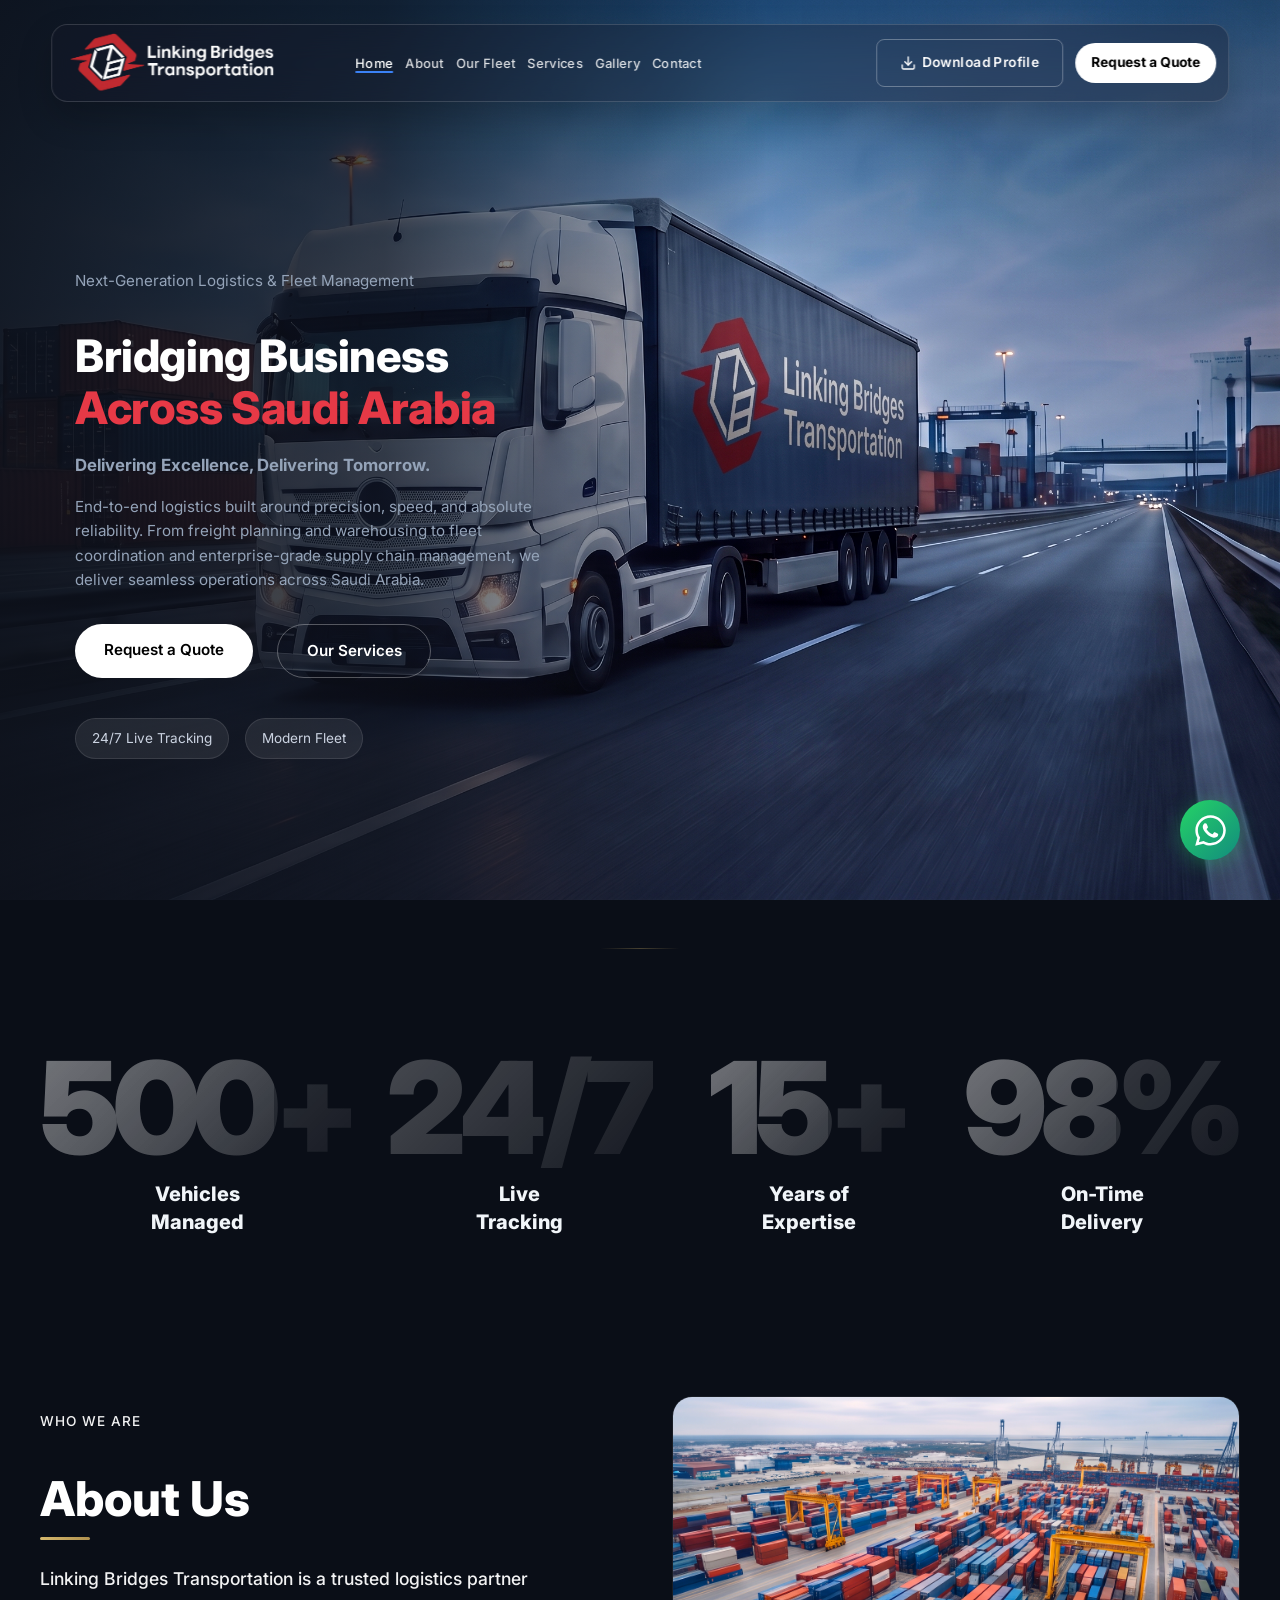
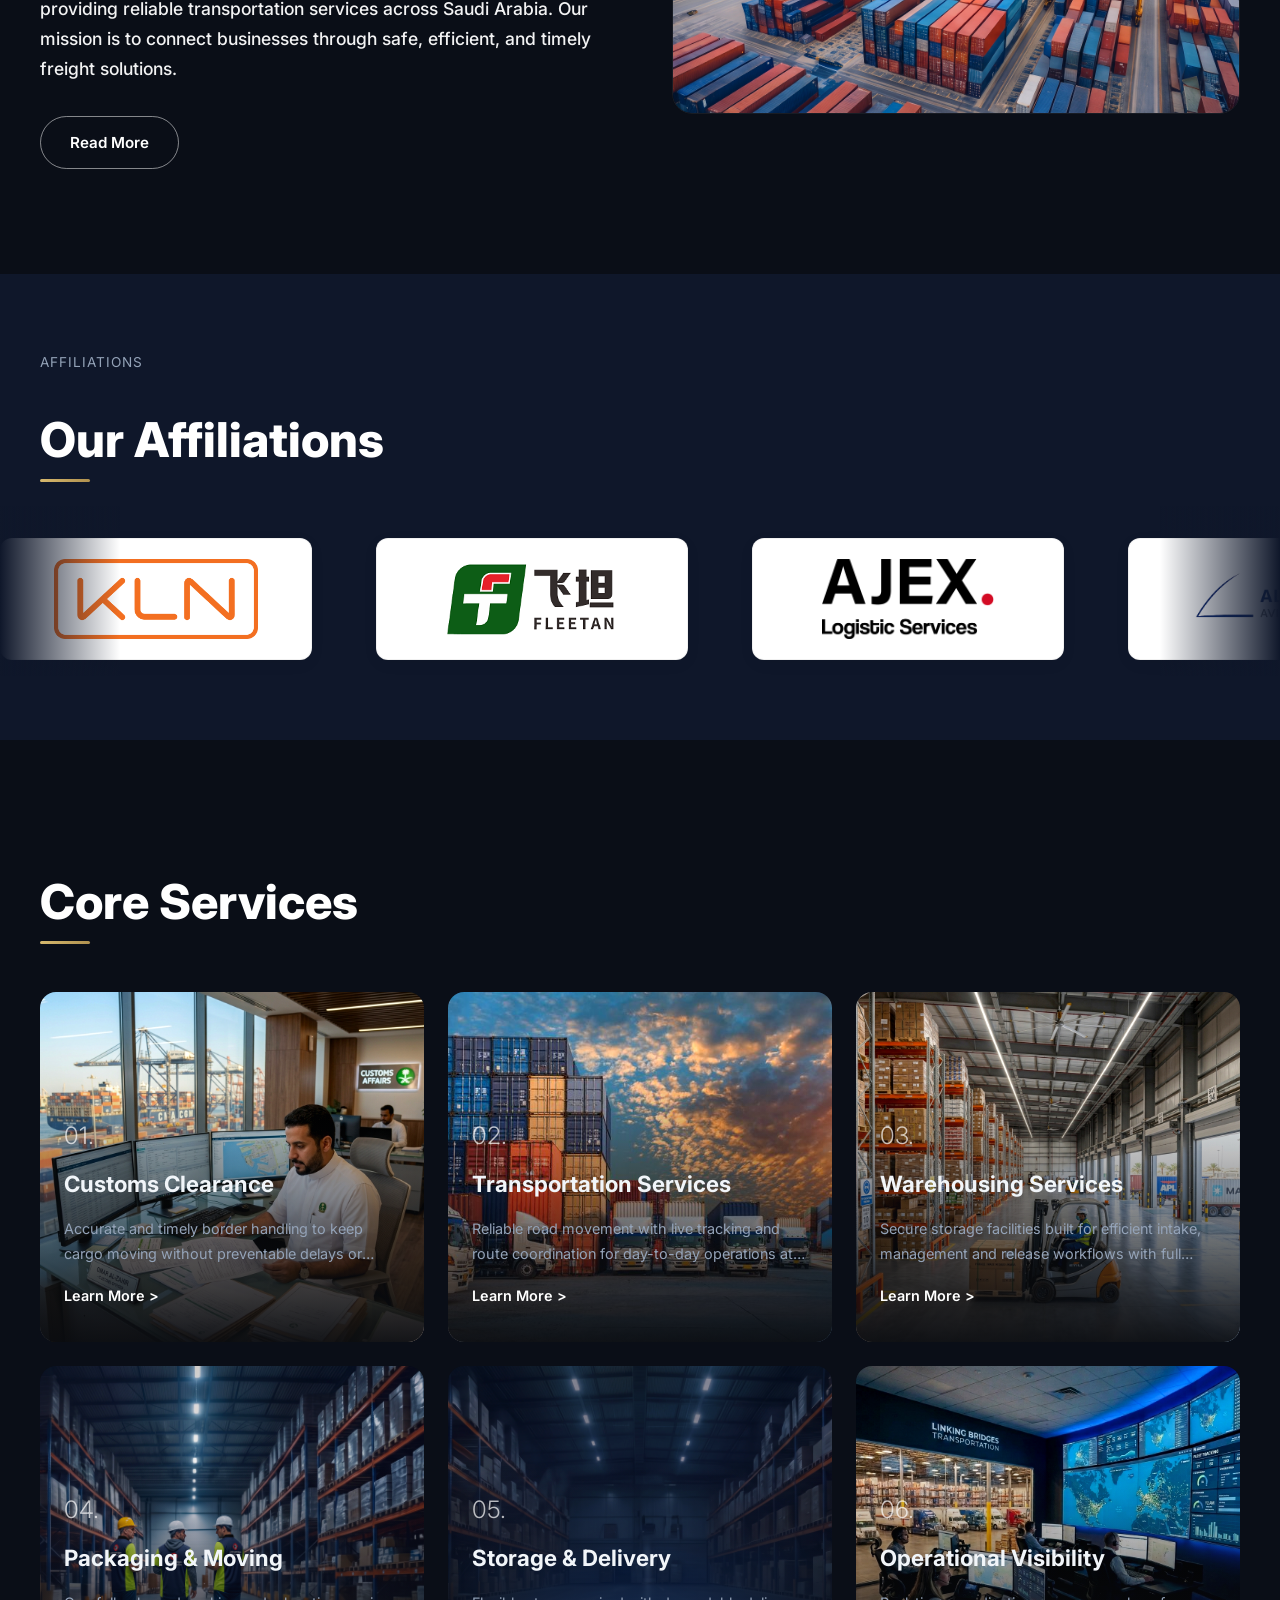
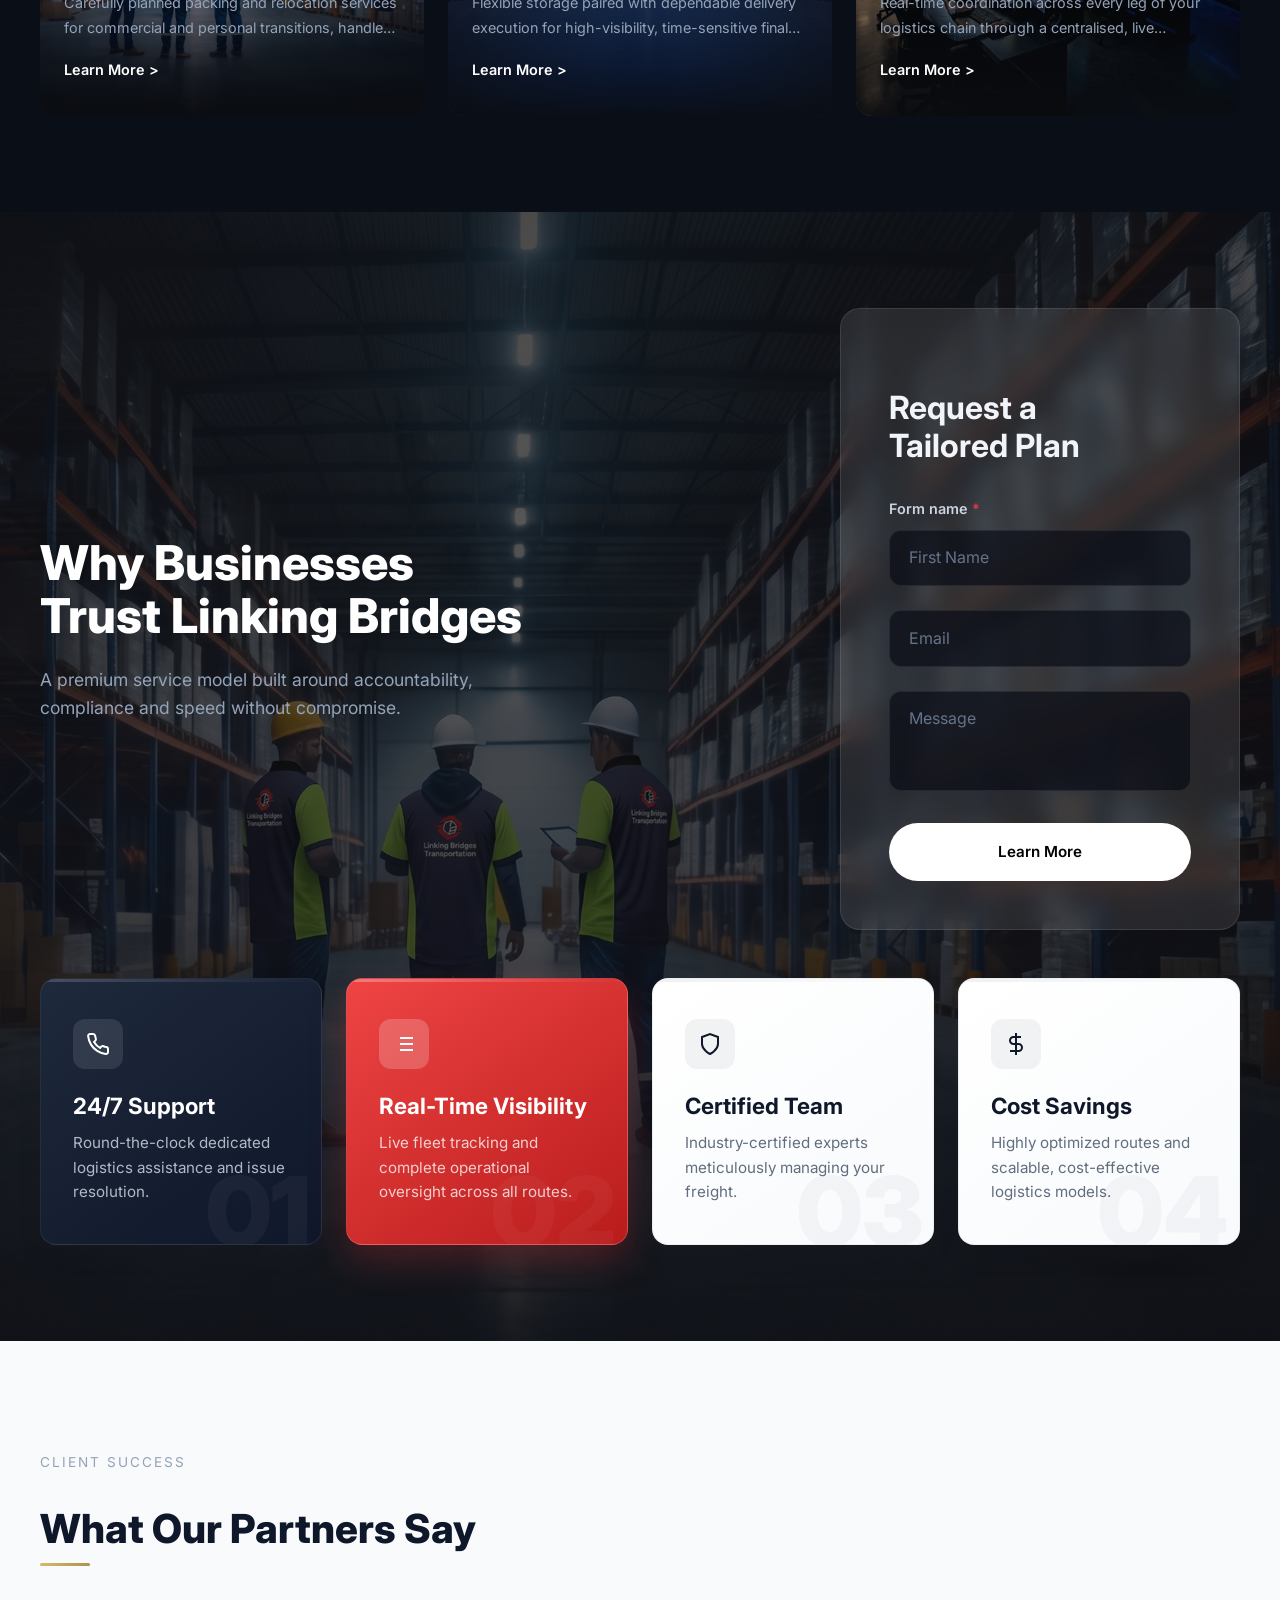
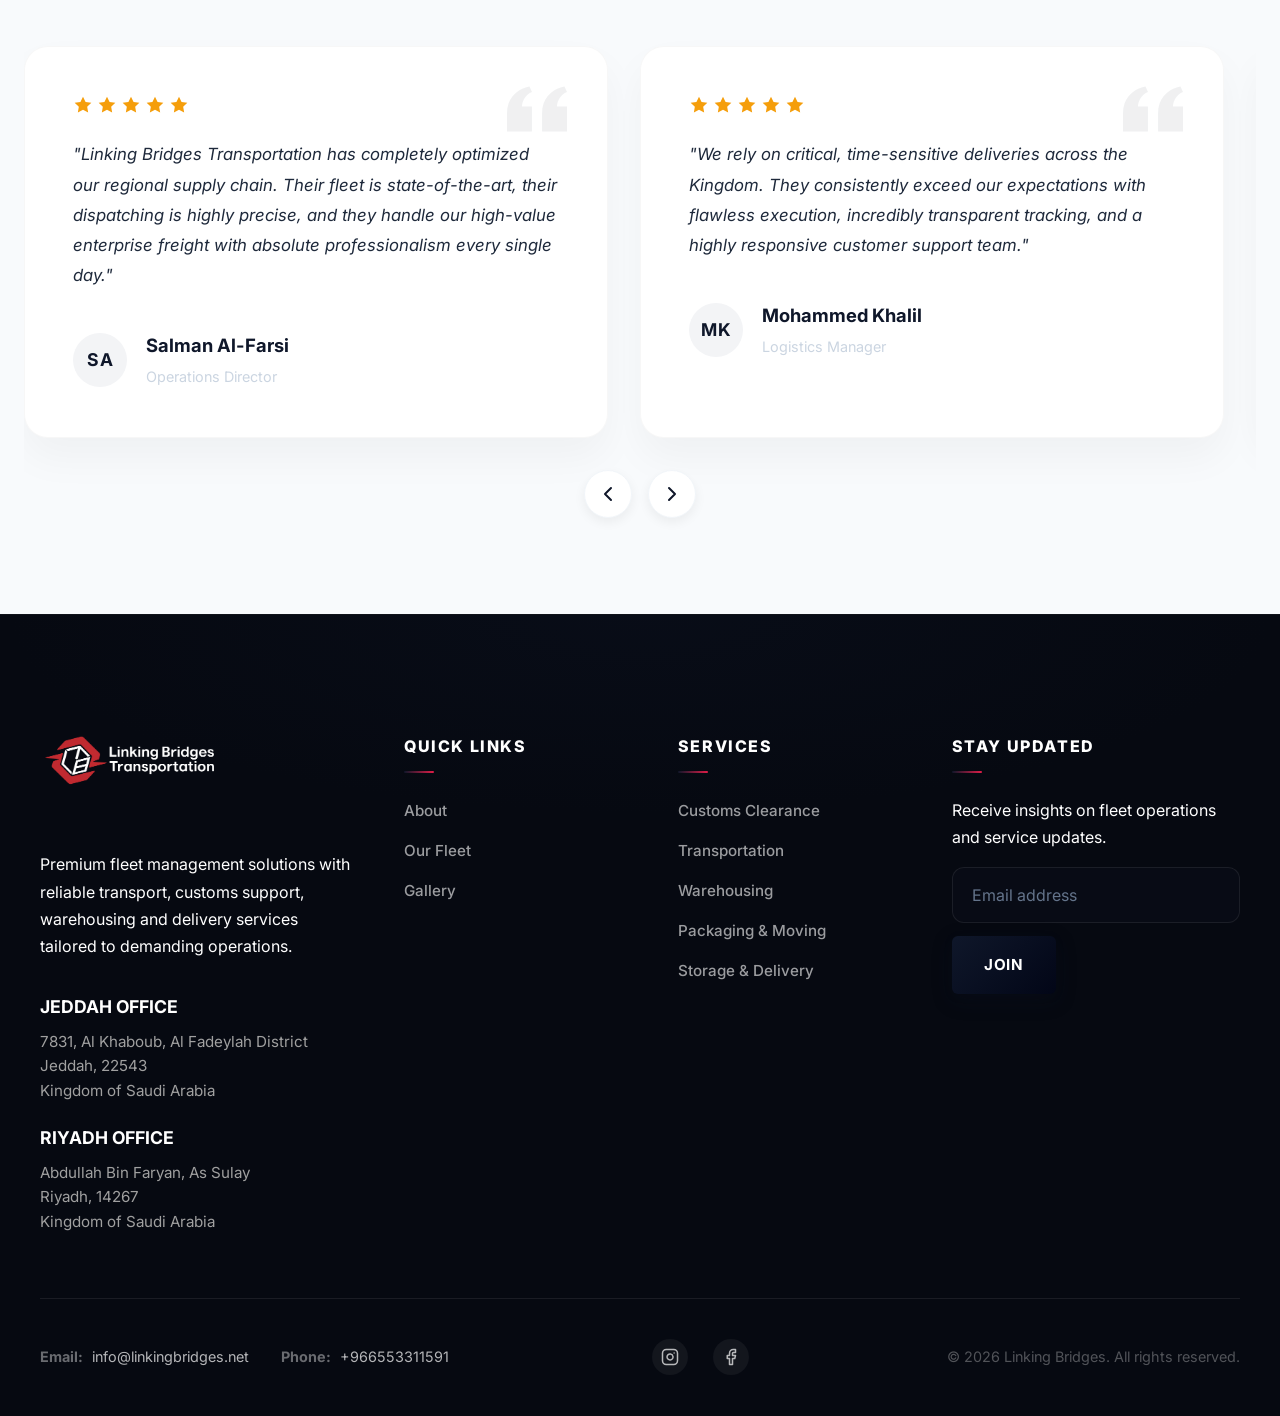
<file: index.html>
<!DOCTYPE html>
<html lang="en">

<head>
  <meta charset="UTF-8" />
  <meta name="viewport" content="width=device-width, initial-scale=1.0" />
  <meta name="description"
    content="Linking Bridge Transportation provides premium fleet management, customs clearance, warehousing, moving and delivery services." />
  <title>Linking Bridge Transportation | Premium Fleet Management</title>
  <link rel="preconnect" href="https://fonts.googleapis.com" />
  <link rel="preconnect" href="https://fonts.gstatic.com" crossorigin />
  <link
    href="https://fonts.googleapis.com/css2?family=Inter:wght@400;500;600;700;800&family=Poppins:wght@600;700;800&display=swap"
    rel="stylesheet" />
  <link rel="stylesheet" href="/assets/css/styles.css" />
</head>

<body class="dark-page" data-page="index">
  <header id="site-header"></header>

  <main>
    <!-- HERO -->
    <section class="pdf-hero">
      <div class="pdf-hero-bg">
        <!-- We will use the truck image as the full background -->
        <img src="/assets/images/new images/Change_truck_to_truck_2K_202607192258.jpeg"
          alt="Linking Bridges Modern Fleet Background" />
      </div>
      <div class="pdf-hero-content container reveal">
        <p class="pdf-hero-eyebrow">Next-Generation Logistics & Fleet Management</p>
        <h1 class="pdf-hero-headline">Bridging Business<br><span class="text-red">Across Saudi Arabia</span></h1>
        <p class="pdf-hero-sub">Delivering Excellence, Delivering Tomorrow.</p>
        <p class="pdf-hero-desc">End-to-end logistics built around precision, speed, and absolute reliability. From freight planning and warehousing to fleet coordination and enterprise-grade supply chain management, we deliver seamless operations across Saudi Arabia.</p>
        <div class="pdf-hero-actions">
          <a href="/pages/contact.html" class="btn btn-white">Request a Quote</a>
          <a href="/pages/services.html" class="btn btn-outline-white">Our Services</a>
        </div>
        <div class="pdf-hero-tags">
          <span>24/7 Live Tracking</span>
          <span>Modern Fleet</span>
        </div>
      </div>
    </section>

    <!-- STATS (Typography Redesign) -->
    <section class="modern-stats-section container reveal" style="padding-top: 4rem; padding-bottom: 1rem;">
      <div class="typography-stats-grid">
        
        <!-- Stat Item 1 -->
        <div class="typo-stat-item">
          <div class="typo-bg-number"><span class="counter" data-target="500">0</span>+</div>
          <h3 class="typo-label">Vehicles<br>Managed</h3>
        </div>

        <!-- Stat Item 2 -->
        <div class="typo-stat-item">
          <div class="typo-bg-number">24/7</div>
          <h3 class="typo-label">Live<br>Tracking</h3>
        </div>

        <!-- Stat Item 3 -->
        <div class="typo-stat-item">
          <div class="typo-bg-number"><span class="counter" data-target="15">0</span>+</div>
          <h3 class="typo-label">Years of<br>Expertise</h3>
        </div>

        <!-- Stat Item 4 -->
        <div class="typo-stat-item">
          <div class="typo-bg-number"><span class="counter" data-target="98">0</span>%</div>
          <h3 class="typo-label">On-Time<br>Delivery</h3>
        </div>

      </div>
    </section>

    <!-- ABOUT US -->
    <section class="pdf-partner container section">
      <div class="pdf-partner-content reveal">
        <p class="pdf-section-label">WHO WE ARE</p>
        <h2 class="pdf-section-title">About Us</h2>
        <p class="pdf-section-desc">Linking Bridges Transportation is a trusted logistics partner providing reliable transportation services across Saudi Arabia. Our mission is to connect businesses through safe, efficient, and timely freight solutions.</p>
        <a href="/pages/about.html" class="btn btn-outline-dark">Read More</a>
      </div>
      <div class="pdf-partner-image reveal">
        <img src="/assets/images/new images/Remove_gradient_recreate_frame_4k_202607192310.jpeg"
          alt="Linking Bridges Fleet Operations in Saudi Arabia" />
      </div>
    </section>

    <!-- AFFILIATIONS -->
    <section class="pdf-affiliations section">
      <div class="container reveal">
        <p class="pdf-section-label text-center">AFFILIATIONS</p>
        <h2 class="pdf-section-title text-center">Our Affiliations</h2>
      </div>
      <div class="logo-carousel">
        <div class="logo-carousel-track">
          <!-- First set -->
          <img src="/assets/images/ops/KLN Logo_colour.png" alt="KLN" class="logo-kln" />
          <img src="/assets/images/ops/fleettan.png" alt="Fleettan" class="logo-fleettan" />
          <img src="/assets/images/ops/AJEX_Logo_1621749608.png" alt="AJEX" class="logo-ajex" />
          <img src="/assets/images/ops/alpha star.webp" alt="Alpha Star" class="logo-alpha-star" />
          <img src="/assets/images/ops/iron-mountain-logo-standard-high-resolution.png" alt="Iron Mountain" class="logo-iron-mountain" />
          <img src="/assets/images/ops/Aiduk-Logo-2048x1920 (1).png" alt="Aiduk" class="logo-aiduk" />
          <img src="/assets/images/ops/gps express.png" alt="GPS Express" class="logo-gps-express" />
          <img src="/assets/images/ops/hadi (2).png" alt="Hadi" class="logo-hadi" />
          <img src="/assets/images/ops/joy brews.png" alt="Joy Brews" class="logo-joy-brews" />
          <img src="/assets/images/ops/logo.png" alt="Partner Logo" class="logo-partner-1" />
          <img src="/assets/images/ops/logo4.png" alt="Partner Logo 4" class="logo-partner-4" />
          <img src="/assets/images/ops/logo5.jpg" alt="Partner Logo 5" class="logo-partner-5" />
          <img src="/assets/images/ops/image.png" alt="Partner Image" class="logo-partner-img" />
          <!-- Duplicate set for seamless infinite scroll -->
          <img src="/assets/images/ops/KLN Logo_colour.png" alt="KLN" class="logo-kln" />
          <img src="/assets/images/ops/fleettan.png" alt="Fleettan" class="logo-fleettan" />
          <img src="/assets/images/ops/AJEX_Logo_1621749608.png" alt="AJEX" class="logo-ajex" />
          <img src="/assets/images/ops/alpha star.webp" alt="Alpha Star" class="logo-alpha-star" />
          <img src="/assets/images/ops/iron-mountain-logo-standard-high-resolution.png" alt="Iron Mountain" class="logo-iron-mountain" />
          <img src="/assets/images/ops/Aiduk-Logo-2048x1920 (1).png" alt="Aiduk" class="logo-aiduk" />
          <img src="/assets/images/ops/gps express.png" alt="GPS Express" class="logo-gps-express" />
          <img src="/assets/images/ops/hadi (2).png" alt="Hadi" class="logo-hadi" />
          <img src="/assets/images/ops/joy brews.png" alt="Joy Brews" class="logo-joy-brews" />
          <img src="/assets/images/ops/logo.png" alt="Partner Logo" class="logo-partner-1" />
          <img src="/assets/images/ops/logo4.png" alt="Partner Logo 4" class="logo-partner-4" />
          <img src="/assets/images/ops/logo5.jpg" alt="Partner Logo 5" class="logo-partner-5" />
          <img src="/assets/images/ops/image.png" alt="Partner Image" class="logo-partner-img" />
        </div>
      </div>
    </section>

    <!-- CORE SERVICES -->
    <section class="pdf-services section container">
      <div class="reveal">
        <h2 class="pdf-section-title">Core Services</h2>
      </div>
      <div class="pdf-services-grid">
        <div class="pdf-service-card reveal">
          <img src="/assets/images/gallery/customs-documentation.png" alt="Customs" />
          <div class="pdf-service-overlay">
            <span class="pdf-service-num">01.</span>
            <h3>Customs Clearance</h3>
            <p>Accurate and timely border handling to keep cargo moving without preventable delays or compliance issues.</p>
            <a href="/pages/customs-clearance.html">Learn More &gt;</a>
          </div>
        </div>
        <div class="pdf-service-card reveal">
          <img src="/assets/images/gallery/transportation-img1.jpg" alt="Transportation" />
          <div class="pdf-service-overlay">
            <span class="pdf-service-num">02.</span>
            <h3>Transportation Services</h3>
            <p>Reliable road movement with live tracking and route coordination for day-to-day operations at any scale.</p>
            <a href="/pages/transportation-services.html">Learn More &gt;</a>
          </div>
        </div>
        <div class="pdf-service-card reveal">
          <img src="/assets/images/gallery/premium-warehouse.png" alt="Warehousing" />
          <div class="pdf-service-overlay">
            <span class="pdf-service-num">03.</span>
            <h3>Warehousing Services</h3>
            <p>Secure storage facilities built for efficient intake, management and release workflows with full inventory control.</p>
            <a href="/pages/warehousing-services.html">Learn More &gt;</a>
          </div>
        </div>
        <div class="pdf-service-card reveal">
          <img src="/assets/images/new images/fhfsdjhfsaufs (1).png" alt="Packaging" />
          <div class="pdf-service-overlay">
            <span class="pdf-service-num">04.</span>
            <h3>Packaging & Moving</h3>
            <p>Carefully planned packing and relocation services for commercial and personal transitions, handled professionally.</p>
            <a href="/pages/packaging-moving-services.html">Learn More &gt;</a>
          </div>
        </div>
        <div class="pdf-service-card reveal">
          <img src="/assets/images/new images/rghjewdrgjewghewdrg.png" alt="Storage" />
          <div class="pdf-service-overlay">
            <span class="pdf-service-num">05.</span>
            <h3>Storage & Delivery</h3>
            <p>Flexible storage paired with dependable delivery execution for high-visibility, time-sensitive final handoffs.</p>
            <a href="/pages/storage-delivery-services.html">Learn More &gt;</a>
          </div>
        </div>
        <div class="pdf-service-card reveal">
          <img src="/assets/images/gallery/logistics-linking-bridges.png" alt="Visibility" />
          <div class="pdf-service-overlay">
            <span class="pdf-service-num">06.</span>
            <h3>Operational Visibility</h3>
            <p>Real-time coordination across every leg of your logistics chain through a centralised, live oversight platform.</p>
            <a href="/pages/operations.html">Learn More &gt;</a>
          </div>
        </div>
      </div>
    </section>

    <!-- TRUST SECTION -->
    <section class="pdf-trust section">
      <div class="pdf-trust-bg">
        <img src="/assets/images/new images/rehtutrutjytjjytuytijuytu56utr6u75u65r.png" alt="Trust Background" />
      </div>
      <div class="container pdf-trust-container">
        <div class="pdf-trust-content reveal">
          <h2>Why Businesses<br>Trust Linking Bridges</h2>
          <p>A premium service model built around accountability,<br>compliance and speed without compromise.</p>
        </div>
        <div class="pdf-trust-form-box reveal">
          <h3>Request a<br>Tailored Plan</h3>
          <form>
            <div class="pdf-form-group">
              <label>Form name <span class="text-red">*</span></label>
              <input type="text" placeholder="First Name" required />
            </div>
            <div class="pdf-form-group">
              <input type="email" placeholder="Email" />
            </div>
            <div class="pdf-form-group">
              <textarea placeholder="Message"></textarea>
            </div>
            <button type="button" class="btn btn-white-full">Learn More</button>
          </form>
        </div>
      </div>

      <div class="container modern-trust-features">
        
        <!-- Trust Card 1 -->
        <div class="m-trust-card dark-theme reveal">
          <div class="m-trust-icon">
            <svg width="24" height="24" viewBox="0 0 24 24" fill="none" stroke="currentColor" stroke-width="2">
              <path d="M22 16.92v3a2 2 0 0 1-2.18 2 19.79 19.79 0 0 1-8.63-3.07 19.5 19.5 0 0 1-6-6 19.79 19.79 0 0 1-3.07-8.67A2 2 0 0 1 4.11 2h3a2 2 0 0 1 2 1.72 12.84 12.84 0 0 0 .7 2.81 2 2 0 0 1-.45 2.11L8.09 9.91a16 16 0 0 0 6 6l1.27-1.27a2 2 0 0 1 2.11-.45 12.84 12.84 0 0 0 2.81.7A2 2 0 0 1 22 16.92z"></path>
            </svg>
          </div>
          <div class="m-trust-content">
            <h3 class="m-trust-title">24/7 Support</h3>
            <p class="m-trust-desc">Round-the-clock dedicated logistics assistance and issue resolution.</p>
          </div>
          <div class="m-trust-number">01</div>
        </div>

        <!-- Trust Card 2 -->
        <div class="m-trust-card accent-theme reveal">
          <div class="m-trust-icon">
            <svg width="24" height="24" viewBox="0 0 24 24" fill="none" stroke="currentColor" stroke-width="2">
              <line x1="8" y1="6" x2="21" y2="6"></line>
              <line x1="8" y1="12" x2="21" y2="12"></line>
              <line x1="8" y1="18" x2="21" y2="18"></line>
              <line x1="3" y1="6" x2="3.01" y2="6"></line>
              <line x1="3" y1="12" x2="3.01" y2="12"></line>
              <line x1="3" y1="18" x2="3.01" y2="18"></line>
            </svg>
          </div>
          <div class="m-trust-content">
            <h3 class="m-trust-title">Real-Time Visibility</h3>
            <p class="m-trust-desc">Live fleet tracking and complete operational oversight across all routes.</p>
          </div>
          <div class="m-trust-number">02</div>
        </div>

        <!-- Trust Card 3 -->
        <div class="m-trust-card light-theme reveal">
          <div class="m-trust-icon">
            <svg width="24" height="24" viewBox="0 0 24 24" fill="none" stroke="currentColor" stroke-width="2">
              <path d="M12 22s8-4 8-10V5l-8-3-8 3v7c0 6 8 10 8 10z"></path>
            </svg>
          </div>
          <div class="m-trust-content">
            <h3 class="m-trust-title">Certified Team</h3>
            <p class="m-trust-desc">Industry-certified experts meticulously managing your freight.</p>
          </div>
          <div class="m-trust-number">03</div>
        </div>

        <!-- Trust Card 4 -->
        <div class="m-trust-card light-theme reveal">
          <div class="m-trust-icon">
            <svg width="24" height="24" viewBox="0 0 24 24" fill="none" stroke="currentColor" stroke-width="2">
              <line x1="12" y1="1" x2="12" y2="23"></line>
              <path d="M17 5H9.5a3.5 3.5 0 0 0 0 7h5a3.5 3.5 0 0 1 0 7H6"></path>
            </svg>
          </div>
          <div class="m-trust-content">
            <h3 class="m-trust-title">Cost Savings</h3>
            <p class="m-trust-desc">Highly optimized routes and scalable, cost-effective logistics models.</p>
          </div>
          <div class="m-trust-number">04</div>
        </div>

      </div>
    </section>

    <!-- TESTIMONIALS CAROUSEL -->
    <section class="section" style="background: var(--surface-warm); padding: 6rem 0; overflow: hidden;">
      <div class="container reveal">
        <div class="text-center" style="margin-bottom: 4rem;">
          <p class="pdf-section-label text-center" style="letter-spacing: 2px;">CLIENT SUCCESS</p>
          <h2 class="pdf-section-title text-center" style="font-size: 2.5rem; color: var(--dark);">What Our Partners Say</h2>
        </div>
        
        <style>
          .testimonial-carousel {
            display: flex;
            gap: 2rem;
            overflow-x: auto;
            scroll-snap-type: x mandatory;
            padding-bottom: 3rem;
            padding-top: 1rem;
            margin: 0 -1rem;
            padding-left: 1rem;
            padding-right: 1rem;
            scrollbar-width: none;
            -ms-overflow-style: none;
            scroll-behavior: smooth;
          }
          .testimonial-carousel::-webkit-scrollbar {
            display: none;
          }
          .testimonial-card-premium {
            background: #ffffff;
            padding: 3rem;
            border-radius: 24px;
            box-shadow: 0 20px 40px rgba(0, 0, 0, 0.04);
            border: 1px solid rgba(0, 0, 0, 0.03);
            position: relative;
            flex: 0 0 calc(50% - 1rem);
            min-width: 350px;
            scroll-snap-align: start;
            transition: transform 0.3s ease, box-shadow 0.3s ease;
          }
          .testimonial-card-premium:hover {
            transform: translateY(-5px);
            box-shadow: 0 30px 60px rgba(230, 57, 70, 0.08);
          }
          .quote-icon-premium {
            position: absolute;
            top: 2rem;
            right: 2.5rem;
            opacity: 0.06;
            color: var(--dark);
          }
          .star-rating {
            display: flex;
            gap: 0.25rem;
            color: #F59E0B; /* Professional Gold */
            margin-bottom: 1.5rem;
          }
          @media (max-width: 992px) {
            .testimonial-card-premium {
              flex: 0 0 85%;
            }
          }
          .carousel-controls {
            display: flex;
            justify-content: center;
            gap: 1rem;
            margin-top: -1rem;
          }
          .carousel-btn {
            width: 48px;
            height: 48px;
            border-radius: 50%;
            background: white;
            border: 1px solid var(--border-light);
            display: flex;
            align-items: center;
            justify-content: center;
            cursor: pointer;
            box-shadow: var(--shadow-sm);
            color: var(--dark);
            transition: all 0.2s ease;
          }
          .carousel-btn:hover {
            background: var(--primary);
            color: white;
            border-color: var(--primary);
          }
        </style>

        <div class="testimonial-carousel" id="testiCarousel">
          
          <!-- Testimonial 1 -->
          <div class="testimonial-card-premium">
            <svg class="quote-icon-premium" width="60" height="60" viewBox="0 0 24 24" fill="currentColor"><path d="M14.017 21v-7.391c0-5.704 3.731-9.57 8.983-10.609l.995 2.151c-2.432.917-3.995 3.638-3.995 5.849h4v10h-9.983zm-14.017 0v-7.391c0-5.704 3.748-9.57 9-10.609l.996 2.151c-2.433.917-3.996 3.638-3.996 5.849h3.983v10h-9.983z"/></svg>
            <div class="star-rating">
              <svg width="20" height="20" viewBox="0 0 24 24" fill="currentColor"><path d="M12 2l3.09 6.26L22 9.27l-5 4.87 1.18 6.88L12 17.77l-6.18 3.25L7 14.14 2 9.27l6.91-1.01L12 2z"/></svg>
              <svg width="20" height="20" viewBox="0 0 24 24" fill="currentColor"><path d="M12 2l3.09 6.26L22 9.27l-5 4.87 1.18 6.88L12 17.77l-6.18 3.25L7 14.14 2 9.27l6.91-1.01L12 2z"/></svg>
              <svg width="20" height="20" viewBox="0 0 24 24" fill="currentColor"><path d="M12 2l3.09 6.26L22 9.27l-5 4.87 1.18 6.88L12 17.77l-6.18 3.25L7 14.14 2 9.27l6.91-1.01L12 2z"/></svg>
              <svg width="20" height="20" viewBox="0 0 24 24" fill="currentColor"><path d="M12 2l3.09 6.26L22 9.27l-5 4.87 1.18 6.88L12 17.77l-6.18 3.25L7 14.14 2 9.27l6.91-1.01L12 2z"/></svg>
              <svg width="20" height="20" viewBox="0 0 24 24" fill="currentColor"><path d="M12 2l3.09 6.26L22 9.27l-5 4.87 1.18 6.88L12 17.77l-6.18 3.25L7 14.14 2 9.27l6.91-1.01L12 2z"/></svg>
            </div>
            <p style="color: var(--text); font-size: 1.05rem; font-style: italic; margin-bottom: 2.5rem; line-height: 1.8; position: relative; z-index: 2;">"Linking Bridges Transportation has completely optimized our regional supply chain. Their fleet is state-of-the-art, their dispatching is highly precise, and they handle our high-value enterprise freight with absolute professionalism every single day."</p>
            <div style="display: flex; align-items: center; gap: 1.2rem;">
              <div style="width: 54px; height: 54px; border-radius: 50%; background: #f3f4f6; display: flex; align-items: center; justify-content: center; font-weight: 700; color: var(--dark); font-size: 1.1rem; letter-spacing: 1px;">SA</div>
              <div>
                <h4 style="color: var(--dark); margin: 0; font-size: 1.15rem; font-weight: 700;">Salman Al-Farsi</h4>
                <p style="color: var(--text-light); margin: 0; font-size: 0.9rem; margin-top: 0.2rem;">Operations Director</p>
              </div>
            </div>
          </div>

          <!-- Testimonial 2 -->
          <div class="testimonial-card-premium">
            <svg class="quote-icon-premium" width="60" height="60" viewBox="0 0 24 24" fill="currentColor"><path d="M14.017 21v-7.391c0-5.704 3.731-9.57 8.983-10.609l.995 2.151c-2.432.917-3.995 3.638-3.995 5.849h4v10h-9.983zm-14.017 0v-7.391c0-5.704 3.748-9.57 9-10.609l.996 2.151c-2.433.917-3.996 3.638-3.996 5.849h3.983v10h-9.983z"/></svg>
            <div class="star-rating">
              <svg width="20" height="20" viewBox="0 0 24 24" fill="currentColor"><path d="M12 2l3.09 6.26L22 9.27l-5 4.87 1.18 6.88L12 17.77l-6.18 3.25L7 14.14 2 9.27l6.91-1.01L12 2z"/></svg>
              <svg width="20" height="20" viewBox="0 0 24 24" fill="currentColor"><path d="M12 2l3.09 6.26L22 9.27l-5 4.87 1.18 6.88L12 17.77l-6.18 3.25L7 14.14 2 9.27l6.91-1.01L12 2z"/></svg>
              <svg width="20" height="20" viewBox="0 0 24 24" fill="currentColor"><path d="M12 2l3.09 6.26L22 9.27l-5 4.87 1.18 6.88L12 17.77l-6.18 3.25L7 14.14 2 9.27l6.91-1.01L12 2z"/></svg>
              <svg width="20" height="20" viewBox="0 0 24 24" fill="currentColor"><path d="M12 2l3.09 6.26L22 9.27l-5 4.87 1.18 6.88L12 17.77l-6.18 3.25L7 14.14 2 9.27l6.91-1.01L12 2z"/></svg>
              <svg width="20" height="20" viewBox="0 0 24 24" fill="currentColor"><path d="M12 2l3.09 6.26L22 9.27l-5 4.87 1.18 6.88L12 17.77l-6.18 3.25L7 14.14 2 9.27l6.91-1.01L12 2z"/></svg>
            </div>
            <p style="color: var(--text); font-size: 1.05rem; font-style: italic; margin-bottom: 2.5rem; line-height: 1.8; position: relative; z-index: 2;">"We rely on critical, time-sensitive deliveries across the Kingdom. They consistently exceed our expectations with flawless execution, incredibly transparent tracking, and a highly responsive customer support team."</p>
            <div style="display: flex; align-items: center; gap: 1.2rem;">
              <div style="width: 54px; height: 54px; border-radius: 50%; background: #f3f4f6; display: flex; align-items: center; justify-content: center; font-weight: 700; color: var(--dark); font-size: 1.1rem; letter-spacing: 1px;">MK</div>
              <div>
                <h4 style="color: var(--dark); margin: 0; font-size: 1.15rem; font-weight: 700;">Mohammed Khalil</h4>
                <p style="color: var(--text-light); margin: 0; font-size: 0.9rem; margin-top: 0.2rem;">Logistics Manager</p>
              </div>
            </div>
          </div>

          <!-- Testimonial 3 -->
          <div class="testimonial-card-premium">
            <svg class="quote-icon-premium" width="60" height="60" viewBox="0 0 24 24" fill="currentColor"><path d="M14.017 21v-7.391c0-5.704 3.731-9.57 8.983-10.609l.995 2.151c-2.432.917-3.995 3.638-3.995 5.849h4v10h-9.983zm-14.017 0v-7.391c0-5.704 3.748-9.57 9-10.609l.996 2.151c-2.433.917-3.996 3.638-3.996 5.849h3.983v10h-9.983z"/></svg>
            <div class="star-rating">
              <svg width="20" height="20" viewBox="0 0 24 24" fill="currentColor"><path d="M12 2l3.09 6.26L22 9.27l-5 4.87 1.18 6.88L12 17.77l-6.18 3.25L7 14.14 2 9.27l6.91-1.01L12 2z"/></svg>
              <svg width="20" height="20" viewBox="0 0 24 24" fill="currentColor"><path d="M12 2l3.09 6.26L22 9.27l-5 4.87 1.18 6.88L12 17.77l-6.18 3.25L7 14.14 2 9.27l6.91-1.01L12 2z"/></svg>
              <svg width="20" height="20" viewBox="0 0 24 24" fill="currentColor"><path d="M12 2l3.09 6.26L22 9.27l-5 4.87 1.18 6.88L12 17.77l-6.18 3.25L7 14.14 2 9.27l6.91-1.01L12 2z"/></svg>
              <svg width="20" height="20" viewBox="0 0 24 24" fill="currentColor"><path d="M12 2l3.09 6.26L22 9.27l-5 4.87 1.18 6.88L12 17.77l-6.18 3.25L7 14.14 2 9.27l6.91-1.01L12 2z"/></svg>
              <svg width="20" height="20" viewBox="0 0 24 24" fill="currentColor"><path d="M12 2l3.09 6.26L22 9.27l-5 4.87 1.18 6.88L12 17.77l-6.18 3.25L7 14.14 2 9.27l6.91-1.01L12 2z"/></svg>
            </div>
            <p style="color: var(--text); font-size: 1.05rem; font-style: italic; margin-bottom: 2.5rem; line-height: 1.8; position: relative; z-index: 2;">"Scaling our distribution network was a massive challenge until we partnered with them. Their seamless integration, cost-effective models, and commitment to safety have been a game changer for our business."</p>
            <div style="display: flex; align-items: center; gap: 1.2rem;">
              <div style="width: 54px; height: 54px; border-radius: 50%; background: #f3f4f6; display: flex; align-items: center; justify-content: center; font-weight: 700; color: var(--dark); font-size: 1.1rem; letter-spacing: 1px;">FT</div>
              <div>
                <h4 style="color: var(--dark); margin: 0; font-size: 1.15rem; font-weight: 700;">Fatima Tariq</h4>
                <p style="color: var(--text-light); margin: 0; font-size: 0.9rem; margin-top: 0.2rem;">Supply Chain VP</p>
              </div>
            </div>
          </div>
          
        </div>

        <div class="carousel-controls reveal" style="transition-delay: 200ms;">
          <button class="carousel-btn" onclick="document.getElementById('testiCarousel').scrollBy({left: -380, behavior: 'smooth'})" aria-label="Previous Testimonial">
            <svg width="24" height="24" viewBox="0 0 24 24" fill="none" stroke="currentColor" stroke-width="2" stroke-linecap="round" stroke-linejoin="round"><path d="M15 18l-6-6 6-6"/></svg>
          </button>
          <button class="carousel-btn" onclick="document.getElementById('testiCarousel').scrollBy({left: 380, behavior: 'smooth'})" aria-label="Next Testimonial">
            <svg width="24" height="24" viewBox="0 0 24 24" fill="none" stroke="currentColor" stroke-width="2" stroke-linecap="round" stroke-linejoin="round"><path d="M9 18l6-6-6-6"/></svg>
          </button>
        </div>

      </div>
    </section>
  </main>

  <footer id="site-footer"></footer>
  <script src="/assets/js/script.js"></script>
</body>

</html>
</file>
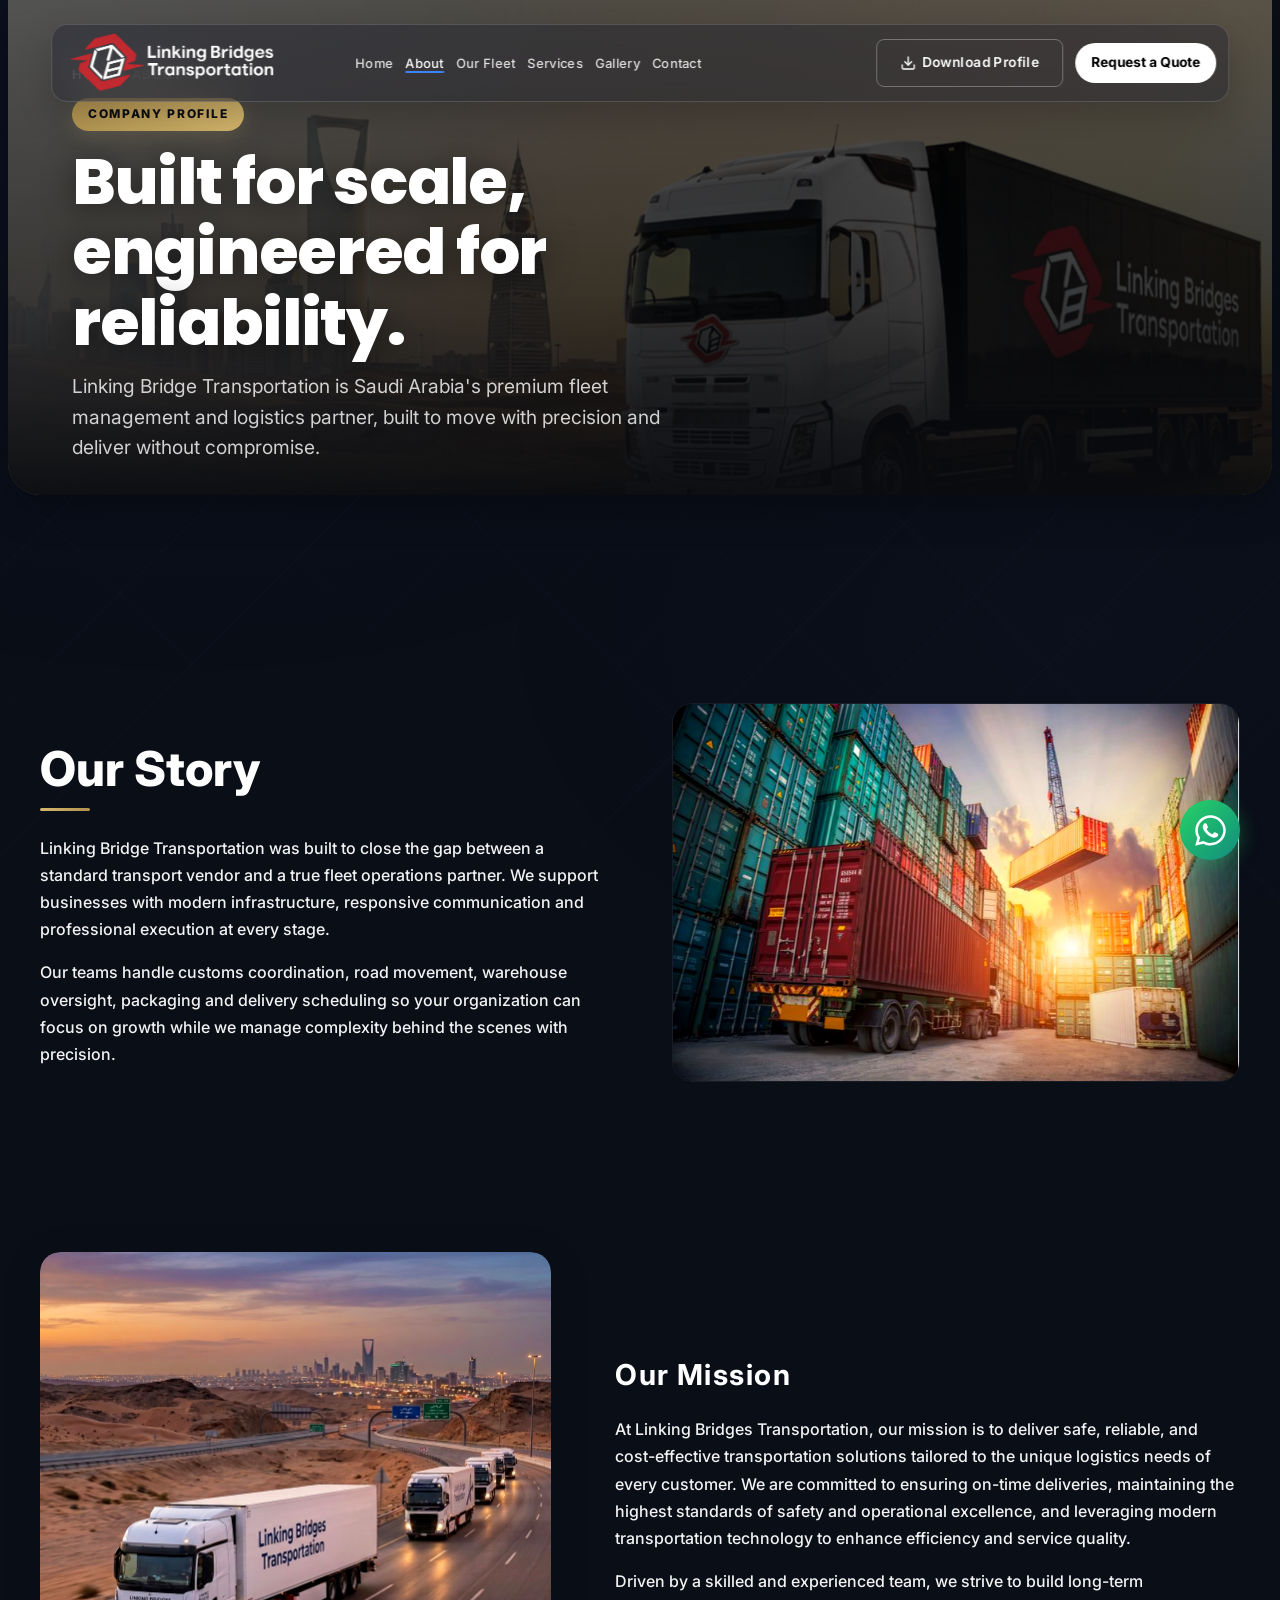
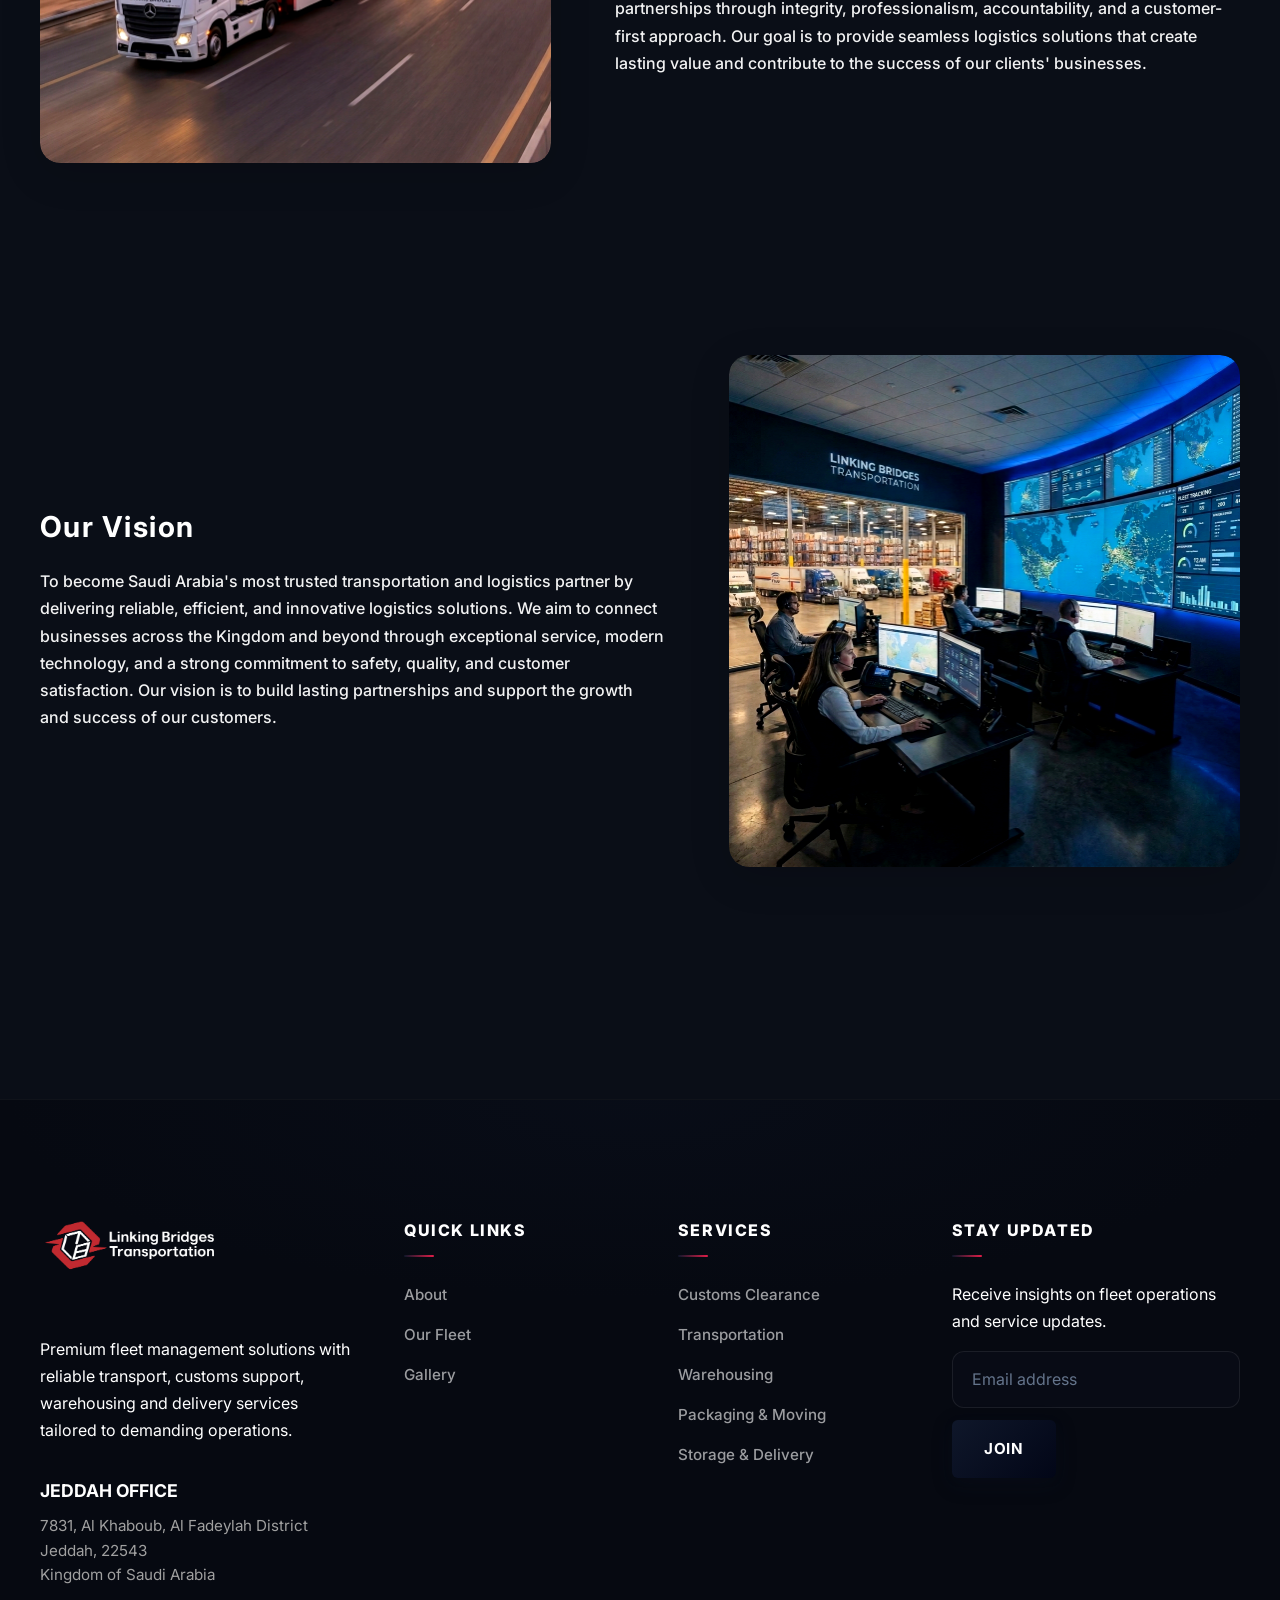
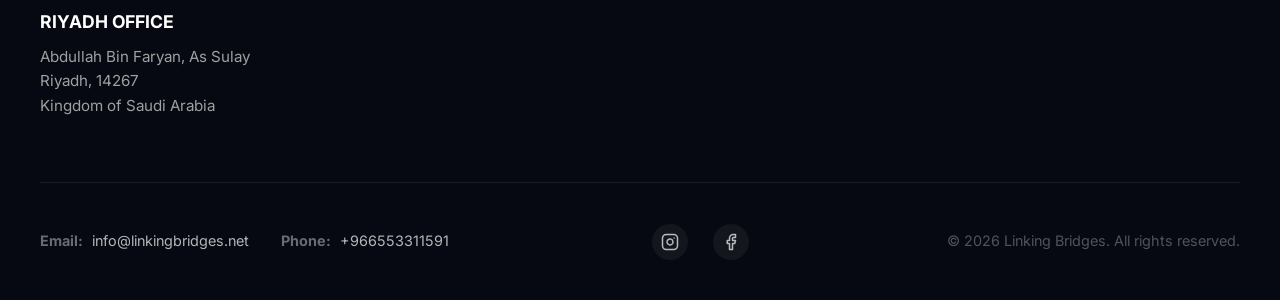
<file: pages/about.html>
<!DOCTYPE html>
<html lang="en">
<head>
  <meta charset="UTF-8" />
  <meta name="viewport" content="width=device-width, initial-scale=1.0" />
  <meta name="description" content="Learn about Linking Bridge Transportation  -  Saudi Arabia's premium fleet management and logistics provider built for scale and reliability." />
  <title>About | Linking Bridge Transportation</title>
  <link rel="preconnect" href="https://fonts.googleapis.com" />
  <link rel="preconnect" href="https://fonts.gstatic.com" crossorigin />
  <link href="https://fonts.googleapis.com/css2?family=Inter:wght@400;500;600;700;800&family=Poppins:wght@600;700;800&display=swap" rel="stylesheet" />
  <link rel="stylesheet" href="/assets/css/styles.css" />
</head>
<body class="dark-page" data-page="about">
  <header id="site-header"></header>

  <!-- Cinematic Page Hero -->
  <div class="container" style="padding-top: 0; padding-bottom: 0;">
    <div class="cin-hero reveal">
      <div class="cin-hero-bg">
        <img src="/assets/images/gallery/truck.jpg.jpeg" alt="Linking Bridges Transportation fleet on Saudi highway" />
      </div>
      <div class="cin-hero-content">
        <div class="breadcrumb"><a href="/index.html">Home</a> / About</div>
        <div class="cin-eyebrow">Company Profile</div>
        <h1>Built for scale, engineered for reliability.</h1>
        <p class="cin-hero-sub">Linking Bridge Transportation is Saudi Arabia's premium fleet management and logistics partner, built to move with precision and deliver without compromise.</p>
      </div>
    </div>
  </div>

  <main class="container section">
    <!-- Our Story -->
    <section class="pdf-partner">
      <div class="pdf-partner-content reveal">
        <h2 class="pdf-section-title">Our Story</h2>
        <p>Linking Bridge Transportation was built to close the gap between a standard transport vendor and a true fleet operations partner. We support businesses with modern infrastructure, responsive communication and professional execution at every stage.</p>
        <p>Our teams handle customs coordination, road movement, warehouse oversight, packaging and delivery scheduling so your organization can focus on growth while we manage complexity behind the scenes with precision.</p>
      </div>
      <div class="pdf-partner-image reveal" style="transition-delay: 200ms;">
        <img src="/assets/images/gallery/transpotation-img2.jpg" alt="Port crane operations  -  Linking Bridge fleet" />
      </div>
    </section>

    <!-- MISSION -->
    <section class="grid-2 section-sm ops-grid-section ops-grid-reverse">
      <div class="pdf-partner-content reveal">
        <h3 class="ops-section-heading">Our Mission</h3>
        <p>At Linking Bridges Transportation, our mission is to deliver safe, reliable, and cost-effective transportation solutions tailored to the unique logistics needs of every customer. We are committed to ensuring on-time deliveries, maintaining the highest standards of safety and operational excellence, and leveraging modern transportation technology to enhance efficiency and service quality.</p>
        <p style="margin-top: 1rem;">Driven by a skilled and experienced team, we strive to build long-term partnerships through integrity, professionalism, accountability, and a customer-first approach. Our goal is to provide seamless logistics solutions that create lasting value and contribute to the success of our clients' businesses.</p>
      </div>
      <div class="ops-image-wrap reveal" style="transition-delay: 200ms;">
        <img src="/assets/images/new images/saudi_fleet_logistics.png" alt="Mission Logistics" />
      </div>
    </section>

    <!-- VISION -->
    <section class="grid-2 section-sm ops-grid-section">
      <div class="pdf-partner-content reveal">
        <h3 class="ops-section-heading">Our Vision</h3>
        <p>To become Saudi Arabia's most trusted transportation and logistics partner by delivering reliable, efficient, and innovative logistics solutions. We aim to connect businesses across the Kingdom and beyond through exceptional service, modern technology, and a strong commitment to safety, quality, and customer satisfaction. Our vision is to build lasting partnerships and support the growth and success of our customers.</p>
      </div>
      <div class="ops-image-wrap reveal" style="transition-delay: 200ms;">
        <img src="/assets/images/gallery/logistics-linking-bridges.png" alt="Vision Saudi Arabia" />
      </div>
    </section>


  </main>

  <footer id="site-footer"></footer>
  <script src="/assets/js/script.js"></script>
</body>
</html>
</file>
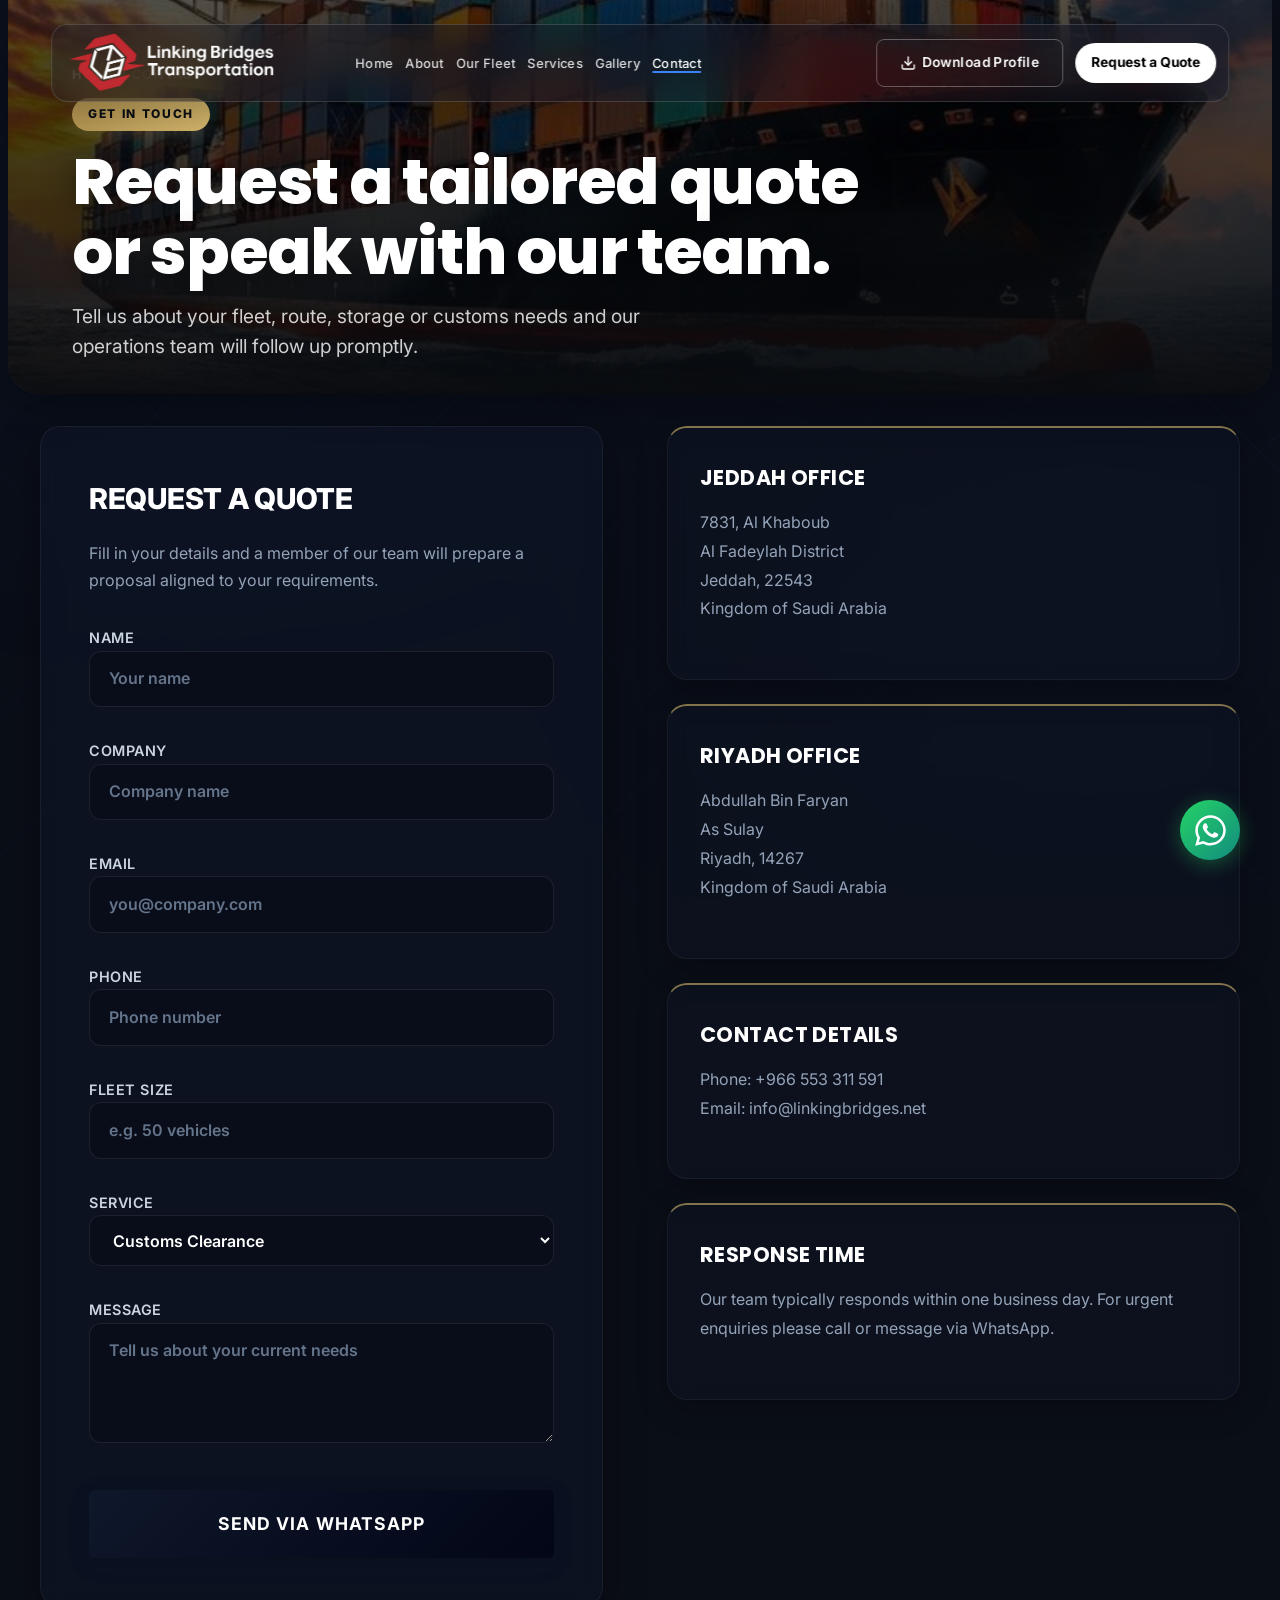
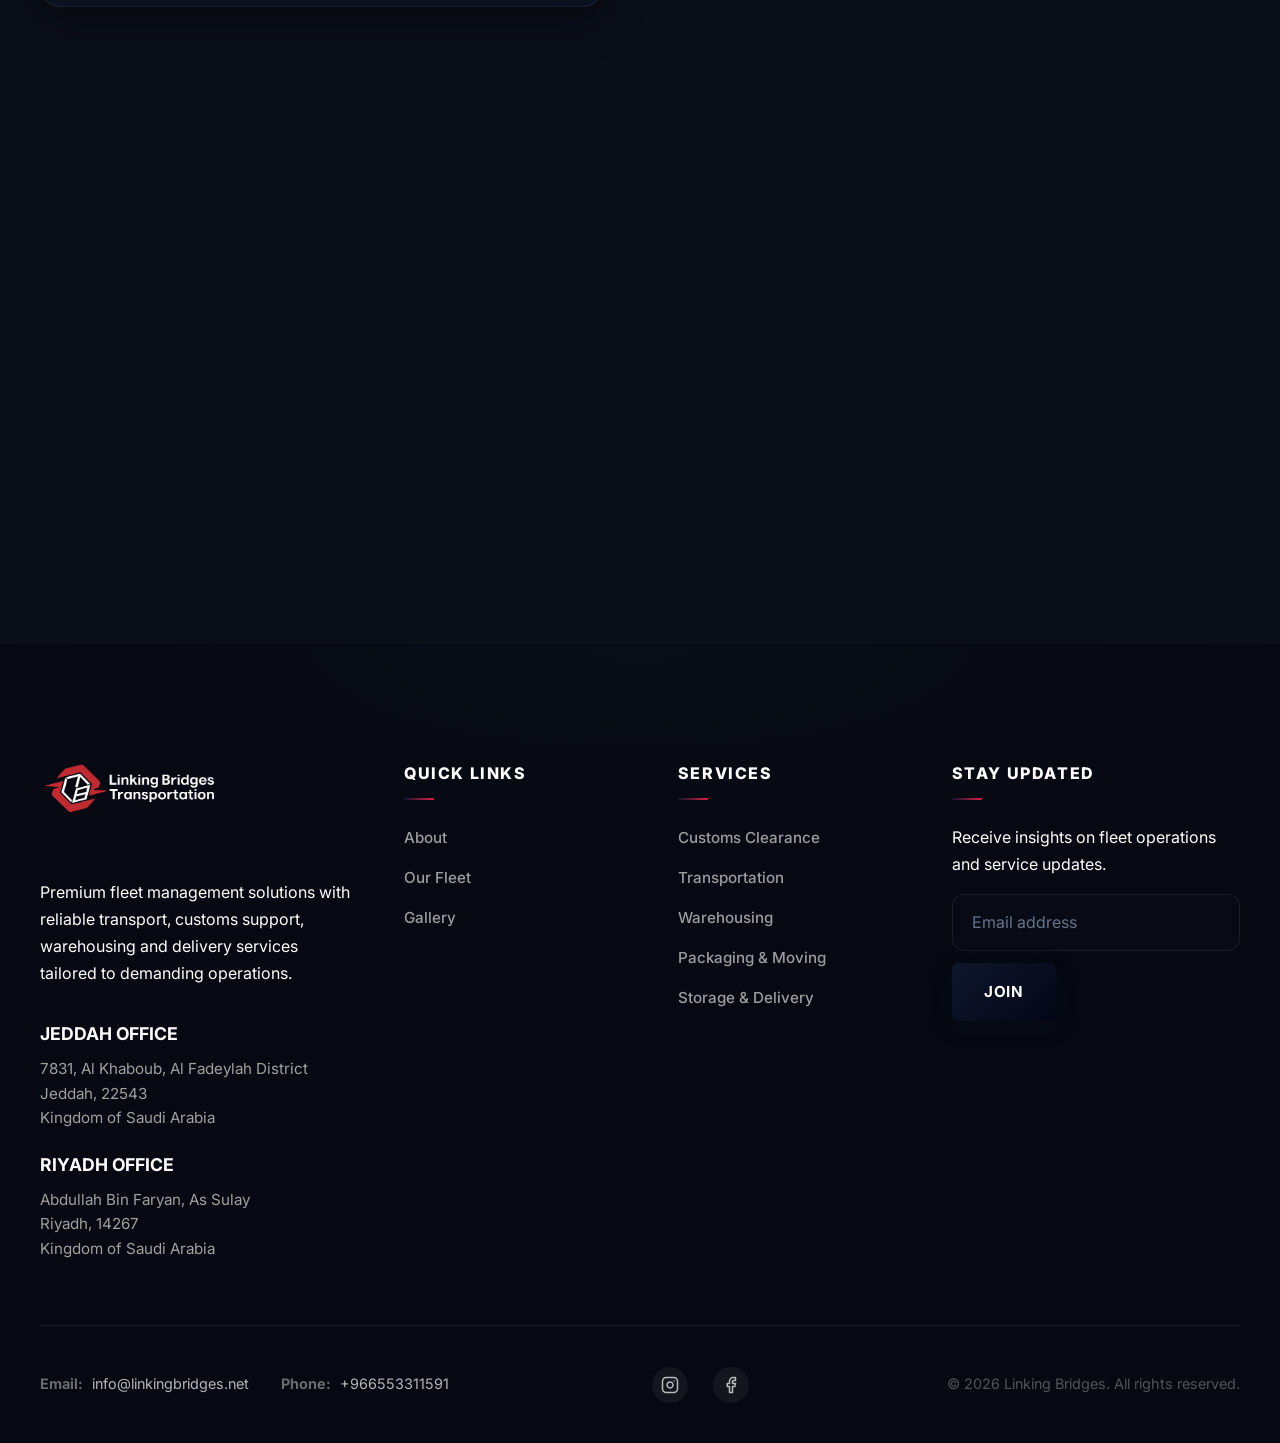
<file: pages/contact.html>
<!DOCTYPE html>
<html lang="en">
<head>
  <meta charset="UTF-8" />
  <meta name="viewport" content="width=device-width, initial-scale=1.0" />
  <meta name="description" content="Contact Linking Bridge Transportation  -  request a quote for fleet management, customs clearance, warehousing and logistics services in Saudi Arabia." />
  <title>Contact | Linking Bridge Transportation</title>
  <link rel="preconnect" href="https://fonts.googleapis.com" />
  <link rel="preconnect" href="https://fonts.gstatic.com" crossorigin />
  <link href="https://fonts.googleapis.com/css2?family=Inter:wght@400;500;600;700;800&family=Poppins:wght@600;700;800&display=swap" rel="stylesheet" />
  <link rel="stylesheet" href="/assets/css/styles.css" />
</head>
<body class="dark-page">
  <header id="site-header"></header>

  <!-- Cinematic Page Hero -->
  <div class="container" style="padding-top: 0; padding-bottom: 0;">
    <div class="cin-hero reveal">
      <div class="cin-hero-bg">
        <img src="/assets/images/gallery/download.jpg" alt="Cargo ship at sunset  -  global logistics" style="object-position: center 60%;" />
      </div>
      <div class="cin-hero-content">
        <div class="breadcrumb"><a href="/index.html">Home</a> / Contact</div>
        <div class="cin-eyebrow">Get In Touch</div>
        <h1>Request a tailored quote or speak with our team.</h1>
        <p class="cin-hero-sub">Tell us about your fleet, route, storage or customs needs and our operations team will follow up promptly.</p>
      </div>
    </div>
  </div>

  <main class="container" style="padding-top: 1rem; padding-bottom: 3rem;">
    <section class="pdf-partner" style="padding-top: 1rem;">

      <!-- Contact Form -->
      <div class="quote-panel reveal">
        <h3>Request a Quote</h3>
        <p>Fill in your details and a member of our team will prepare a proposal aligned to your requirements.</p>
        <form class="quote-form" id="quote-form">
          <label>Name<input type="text" id="q_name" placeholder="Your name" required /></label>
          <label>Company<input type="text" id="q_company" placeholder="Company name" /></label>
          <label>Email<input type="email" id="q_email" placeholder="you@company.com" /></label>
          <label>Phone<input type="tel" id="q_phone" placeholder="Phone number" required /></label>
          <label>Fleet size<input type="text" id="q_fleet" placeholder="e.g. 50 vehicles" /></label>
          <label>Service<select id="q_service">
            <option>Customs Clearance</option>
            <option>Transportation</option>
            <option>Warehousing</option>
            <option>Packaging &amp; Moving</option>
            <option>Storage &amp; Delivery</option>
          </select></label>
          <label>Message<textarea id="q_message" placeholder="Tell us about your current needs"></textarea></label>
          <button class="btn btn-primary" type="submit">Send via WhatsApp</button>
        </form>

      </div>

      <!-- Contact Info -->
      <div class="reveal" style="display: flex; flex-direction: column; gap: 1.5rem; transition-delay: 200ms;">
        <div class="card info-card">
          <h3>Jeddah Office</h3>
          <p>7831, Al Khaboub<br />Al Fadeylah District<br />Jeddah, 22543<br />Kingdom of Saudi Arabia</p>
        </div>
        <div class="card info-card">
          <h3>Riyadh Office</h3>
          <p>Abdullah Bin Faryan<br />As Sulay<br />Riyadh, 14267<br />Kingdom of Saudi Arabia</p>
        </div>
        <div class="card info-card">
          <h3>Contact Details</h3>
          <p>
            Phone: <a href="tel:+966553311591">+966 553 311 591</a><br />
            Email: <a href="mailto:info@linkingbridges.net">info@linkingbridges.net</a>
          </p>
        </div>
        <div class="card info-card">
          <h3>Response Time</h3>
          <p>Our team typically responds within one business day. For urgent enquiries please call or message via WhatsApp.</p>
        </div>
      </div>

    </section>
  </main>

  <div class="map-wrapper reveal" style="width: 100%; margin-top: 2rem;">
    <iframe src="https://www.google.com/maps/embed?pb=!1m17!1m12!1m3!1d3625.3881107928855!2d46.85224177536517!3d24.679181678048117!2m3!1f0!2f0!3f0!3m2!1i1024!2i768!4f13.1!3m2!1m1!2zMjTCsDQwJzQ1LjEiTiA0NsKwNTEnMTcuMyJF!5e0!3m2!1sen!2sin!4v1784783301198!5m2!1sen!2sin" width="100%" height="450" style="border:0; filter: invert(90%) hue-rotate(180deg) contrast(0.8);" allowfullscreen="" loading="lazy" referrerpolicy="strict-origin-when-cross-origin"></iframe>
  </div>

  <footer id="site-footer"></footer>
  <script src="/assets/js/script.js"></script>
</body>
</html>
</file>
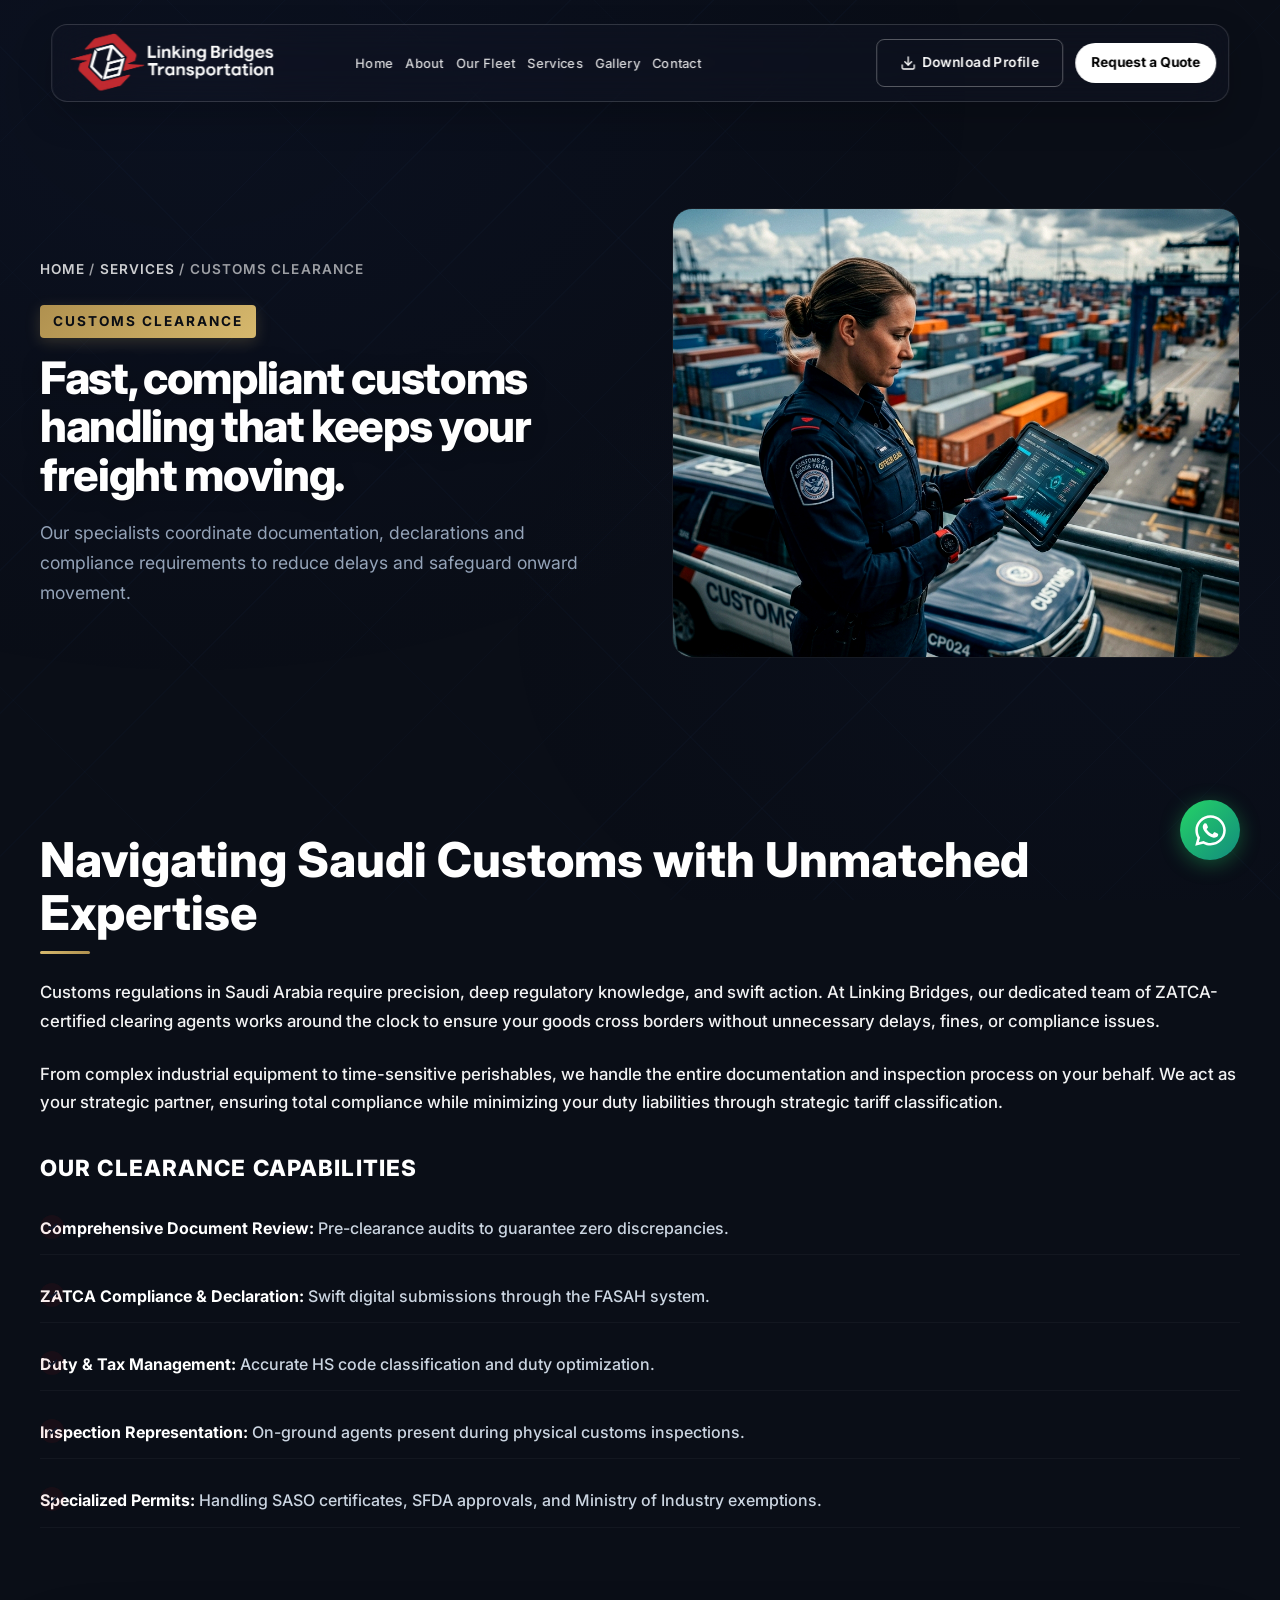
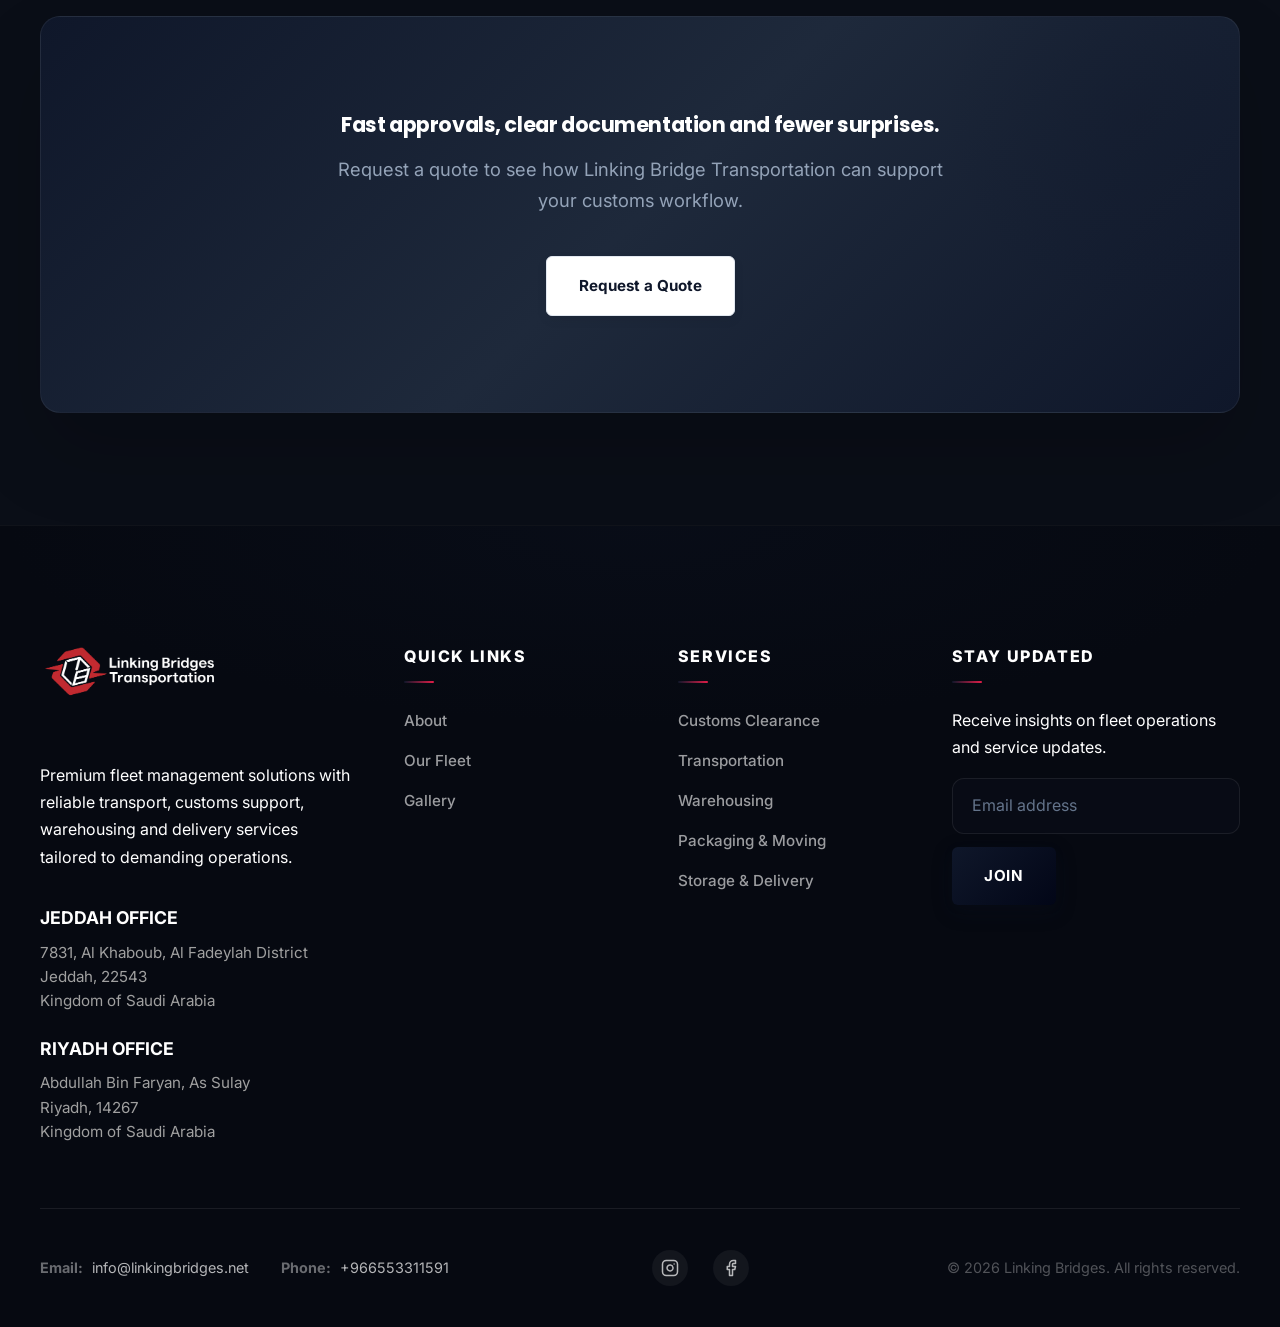
<file: pages/customs-clearance.html>
<!DOCTYPE html>
<html lang="en">
  <head>
    <meta charset="UTF-8" />
    <meta name="viewport" content="width=device-width, initial-scale=1.0" />
    <title>Customs Clearance | Linking Bridge Transportation</title>
    <link rel="preconnect" href="https://fonts.googleapis.com" />
    <link rel="preconnect" href="https://fonts.gstatic.com" crossorigin />
    <link href="https://fonts.googleapis.com/css2?family=Inter:wght@400;500;600;700;800&family=Poppins:wght@600;700;800&display=swap" rel="stylesheet" />
    <link rel="stylesheet" href="/assets/css/styles.css" />
  </head>
  <body class="dark-page">
    <header id="site-header"></header>
    <main class="container section">
      <div class="page-hero reveal">
        <div class="hero-copy">
          <div class="breadcrumb"><a href="/index.html">Home</a> / <a href="/pages/services.html">Services</a> / Customs Clearance</div>
          <div class="eyebrow">Customs Clearance</div>
          <h1>Fast, compliant customs handling that keeps your freight moving.</h1>
          <p class="section-intro">Our specialists coordinate documentation, declarations and compliance requirements to reduce delays and safeguard onward movement.</p>
        </div>
        <div class="page-hero-image">
          <img src="/assets/images/gallery/customs_clearance_1784225133296.png" alt="Customs documentation desk" />
        </div>
      </div>
      <section class="section-sm">
        <div class="pdf-partner-content reveal">
          <h2 class="pdf-section-title">Navigating Saudi Customs with Unmatched Expertise</h2>
          <p style="margin-bottom: 1.5rem; line-height: 1.7; font-size: 1.05rem;">
            Customs regulations in Saudi Arabia require precision, deep regulatory knowledge, and swift action. At Linking Bridges, our dedicated team of ZATCA-certified clearing agents works around the clock to ensure your goods cross borders without unnecessary delays, fines, or compliance issues.
          </p>
          <p style="margin-bottom: 2rem; line-height: 1.7; font-size: 1.05rem;">
            From complex industrial equipment to time-sensitive perishables, we handle the entire documentation and inspection process on your behalf. We act as your strategic partner, ensuring total compliance while minimizing your duty liabilities through strategic tariff classification.
          </p>
          
          <h3 style="font-size: 1.4rem; font-weight: 800; text-transform: uppercase; margin-bottom: 1rem;">Our Clearance Capabilities</h3>
          <ul class="list-check" style="display: grid; gap: 1rem;">
            <li><strong>Comprehensive Document Review:</strong> Pre-clearance audits to guarantee zero discrepancies.</li>
            <li><strong>ZATCA Compliance & Declaration:</strong> Swift digital submissions through the FASAH system.</li>
            <li><strong>Duty & Tax Management:</strong> Accurate HS code classification and duty optimization.</li>
            <li><strong>Inspection Representation:</strong> On-ground agents present during physical customs inspections.</li>
            <li><strong>Specialized Permits:</strong> Handling SASO certificates, SFDA approvals, and Ministry of Industry exemptions.</li>
          </ul>
        </div>
      </section>
      <section class="banner reveal">
        <strong>Fast approvals, clear documentation and fewer surprises.</strong>
        <p>Request a quote to see how Linking Bridge Transportation can support your customs workflow.</p>
        <a class="btn btn-secondary" href="contact.html">Request a Quote</a>
      </section>
    </main>
    <footer id="site-footer"></footer>
    <script src="/assets/js/script.js"></script>
  </body>
</html>
</file>
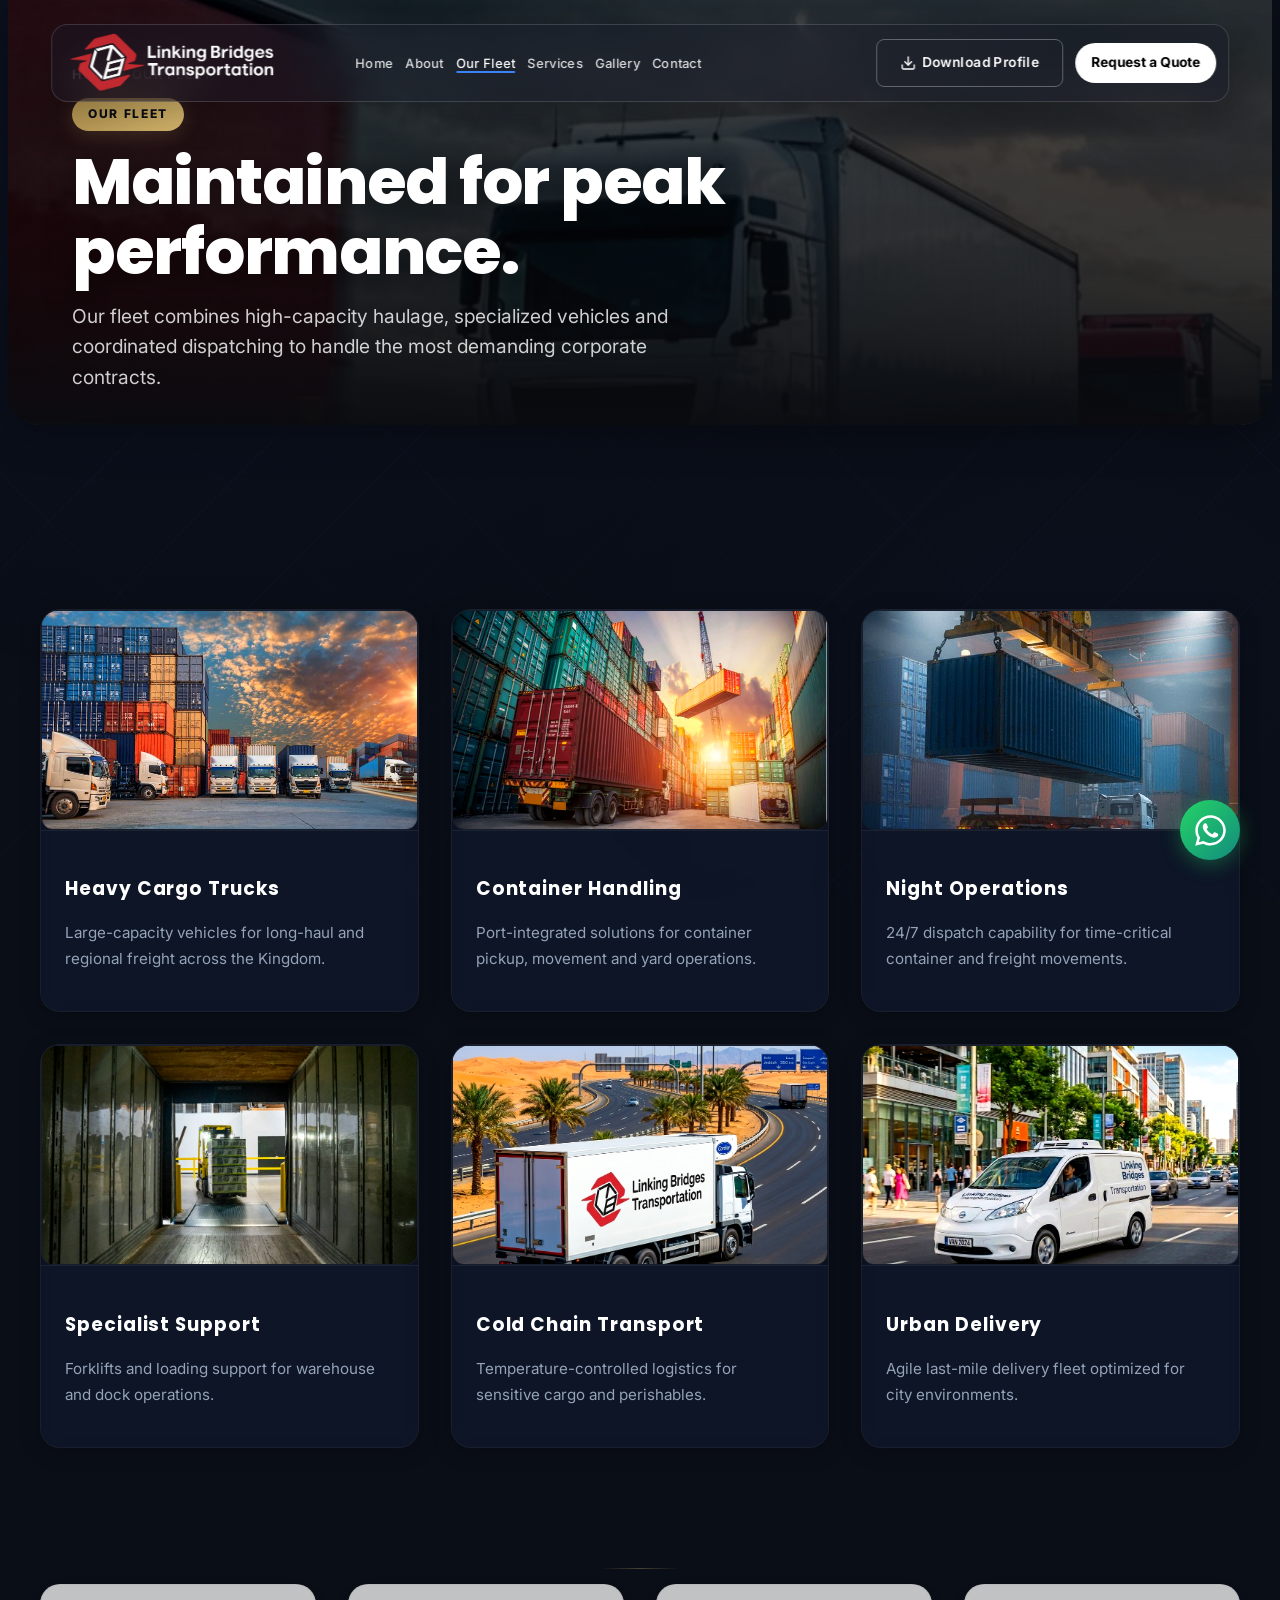
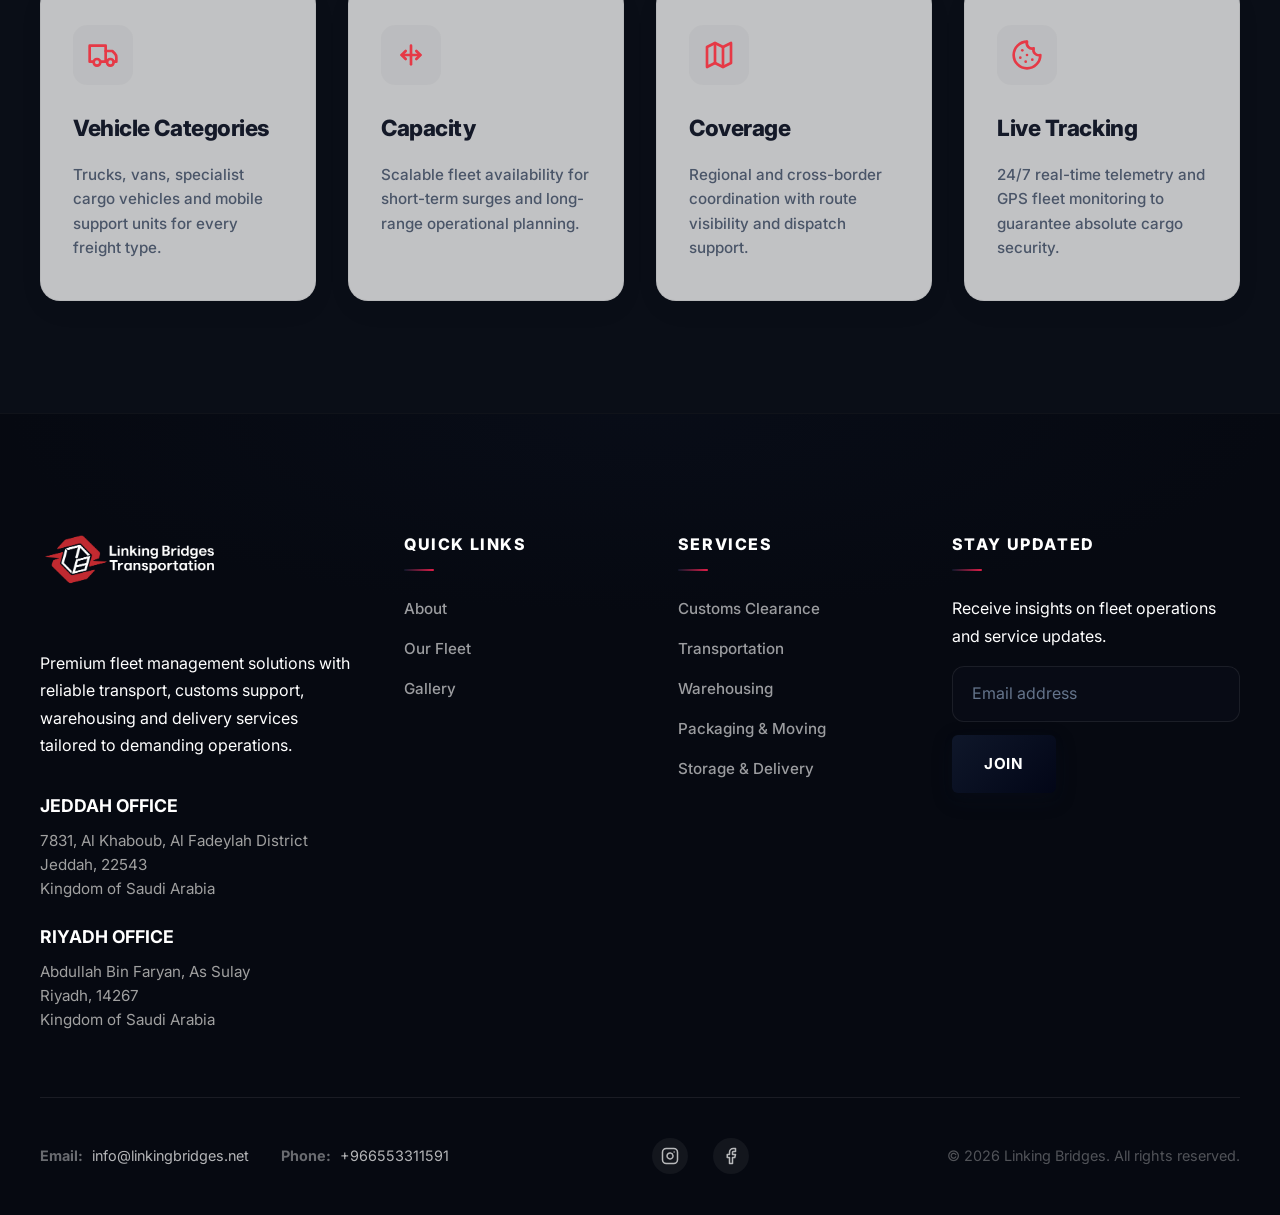
<file: pages/fleet.html>
<!DOCTYPE html>
<html lang="en">
<head>
  <meta charset="UTF-8" />
  <meta name="viewport" content="width=device-width, initial-scale=1.0" />
  <meta name="description" content="Explore Linking Bridge Transportation's modern fleet  -  heavy cargo, refrigerated transport, container chassis, and specialist vehicles across Saudi Arabia." />
  <title>Our Fleet | Linking Bridge Transportation</title>
  <link rel="preconnect" href="https://fonts.googleapis.com" />
  <link rel="preconnect" href="https://fonts.gstatic.com" crossorigin />
  <link href="https://fonts.googleapis.com/css2?family=Inter:wght@400;500;600;700;800&family=Poppins:wght@600;700;800&display=swap" rel="stylesheet" />
  <link rel="stylesheet" href="/assets/css/styles.css" />
</head>
<body class="dark-page">
  <header id="site-header"></header>

  <!-- Cinematic Page Hero -->
  <div class="container" style="padding-top: 0; padding-bottom: 0;">
    <div class="cin-hero reveal">
      <div class="cin-hero-bg">
        <img src="/assets/images/gallery/108c984febcd771d13f4774865e8940a.jpg" alt="Fleet trucks driving in convoy at dusk" />
      </div>
      <div class="cin-hero-content">
        <div class="breadcrumb"><a href="/index.html">Home</a> / Our Fleet</div>
        <div class="cin-eyebrow">Our Fleet</div>
        <h1>Maintained for peak performance.</h1>
        <p class="cin-hero-sub">Our fleet combines high-capacity haulage, specialized vehicles and coordinated dispatching to handle the most demanding corporate contracts.</p>
      </div>
    </div>
  </div>

  <main class="container section">
    <!-- Fleet Cards -->
    <section class="gallery-grid section-sm" style="display: grid; grid-template-columns: repeat(auto-fit, minmax(280px, 1fr)); gap: 2rem;">

      <article class="card gallery-card reveal">
        <img src="/assets/images/gallery/transportation-img1.jpg" alt="Heavy cargo trucks at container yard" />
        <div class="caption">
          <h3>Heavy Cargo Trucks</h3>
          <p>Large-capacity vehicles for long-haul and regional freight across the Kingdom.</p>
        </div>
      </article>

      <article class="card gallery-card reveal" style="transition-delay: 150ms;">
        <img src="/assets/images/gallery/transpotation-img2.jpg" alt="Container lifting crane operations" />
        <div class="caption">
          <h3>Container Handling</h3>
          <p>Port-integrated solutions for container pickup, movement and yard operations.</p>
        </div>
      </article>

      <article class="card gallery-card reveal">
        <img src="/assets/images/gallery/container-img2.jpg" alt="Crane loading container at night" />
        <div class="caption">
          <h3>Night Operations</h3>
          <p>24/7 dispatch capability for time-critical container and freight movements.</p>
        </div>
      </article>

      <article class="card gallery-card reveal" style="transition-delay: 150ms;">
        <img src="/assets/images/gallery/machine-img.webp" alt="Forklift at loading dock" />
        <div class="caption">
          <h3>Specialist Support</h3>
          <p>Forklifts and loading support for warehouse and dock operations.</p>
        </div>
      </article>
      <article class="card gallery-card reveal">
        <img src="/assets/images/gallery/refrigerated_truck.png" alt="Refrigerated transport truck" />
        <div class="caption">
          <h3>Cold Chain Transport</h3>
          <p>Temperature-controlled logistics for sensitive cargo and perishables.</p>
        </div>
      </article>

      <article class="card gallery-card reveal" style="transition-delay: 150ms;">
        <img src="/assets/images/gallery/urban-delivery-van-linking-bridges.png" alt="Urban delivery van" />
        <div class="caption">
          <h3>Urban Delivery</h3>
          <p>Agile last-mile delivery fleet optimized for city environments.</p>
        </div>
      </article>

    </section>

    <!-- Fleet Specs -->
    <section class="premium-features-grid">
      <article class="premium-feature-card reveal">
        <div class="card-icon">
          <!-- Truck Icon -->
          <svg width="32" height="32" viewBox="0 0 24 24" fill="none" stroke="currentColor" stroke-width="2" stroke-linecap="round" stroke-linejoin="round"><path d="M10 17h4V5H2v12h3"/><path d="M20 17h2v-3.34a4 4 0 0 0-1.17-2.83L19 9h-5"/><path d="M14 17h1"/><circle cx="7.5" cy="17.5" r="2.5"/><circle cx="17.5" cy="17.5" r="2.5"/></svg>
        </div>
        <h3>Vehicle Categories</h3>
        <p>Trucks, vans, specialist cargo vehicles and mobile support units for every freight type.</p>
      </article>
      
      <article class="premium-feature-card reveal" style="transition-delay: 150ms;">
        <div class="card-icon">
          <!-- Capacity/Weight Icon -->
          <svg width="32" height="32" viewBox="0 0 24 24" fill="none" stroke="currentColor" stroke-width="2" stroke-linecap="round" stroke-linejoin="round"><path d="M12 5v14"/><path d="M5 12h14"/><path d="m8 9-3 3 3 3"/><path d="m16 15 3-3-3-3"/></svg>
        </div>
        <h3>Capacity</h3>
        <p>Scalable fleet availability for short-term surges and long-range operational planning.</p>
      </article>
      
      <article class="premium-feature-card reveal" style="transition-delay: 300ms;">
        <div class="card-icon">
          <!-- Map/Coverage Icon -->
          <svg width="32" height="32" viewBox="0 0 24 24" fill="none" stroke="currentColor" stroke-width="2" stroke-linecap="round" stroke-linejoin="round"><polygon points="3 6 9 3 15 6 21 3 21 18 15 21 9 18 3 21"/><line x1="9" y1="3" x2="9" y2="18"/><line x1="15" y1="6" x2="15" y2="21"/></svg>
        </div>
        <h3>Coverage</h3>
        <p>Regional and cross-border coordination with route visibility and dispatch support.</p>
      </article>
      
      <article class="premium-feature-card reveal" style="transition-delay: 450ms;">
        <div class="card-icon">
          <!-- Tracking/Satellite Icon -->
          <svg width="32" height="32" viewBox="0 0 24 24" fill="none" stroke="currentColor" stroke-width="2" stroke-linecap="round" stroke-linejoin="round"><path d="M12 2a10 10 0 1 0 10 10 4 4 0 0 1-5-5 4 4 0 0 1-5-5"/><path d="M8.5 8.5v.01"/><path d="M16 15.5v.01"/><path d="M12 12v.01"/><path d="M11 17v.01"/><path d="M7 14v.01"/></svg>
        </div>
        <h3>Live Tracking</h3>
        <p>24/7 real-time telemetry and GPS fleet monitoring to guarantee absolute cargo security.</p>
      </article>
    </section>
  </main>

  <footer id="site-footer"></footer>
  <script src="/assets/js/script.js"></script>
</body>
</html>
</file>
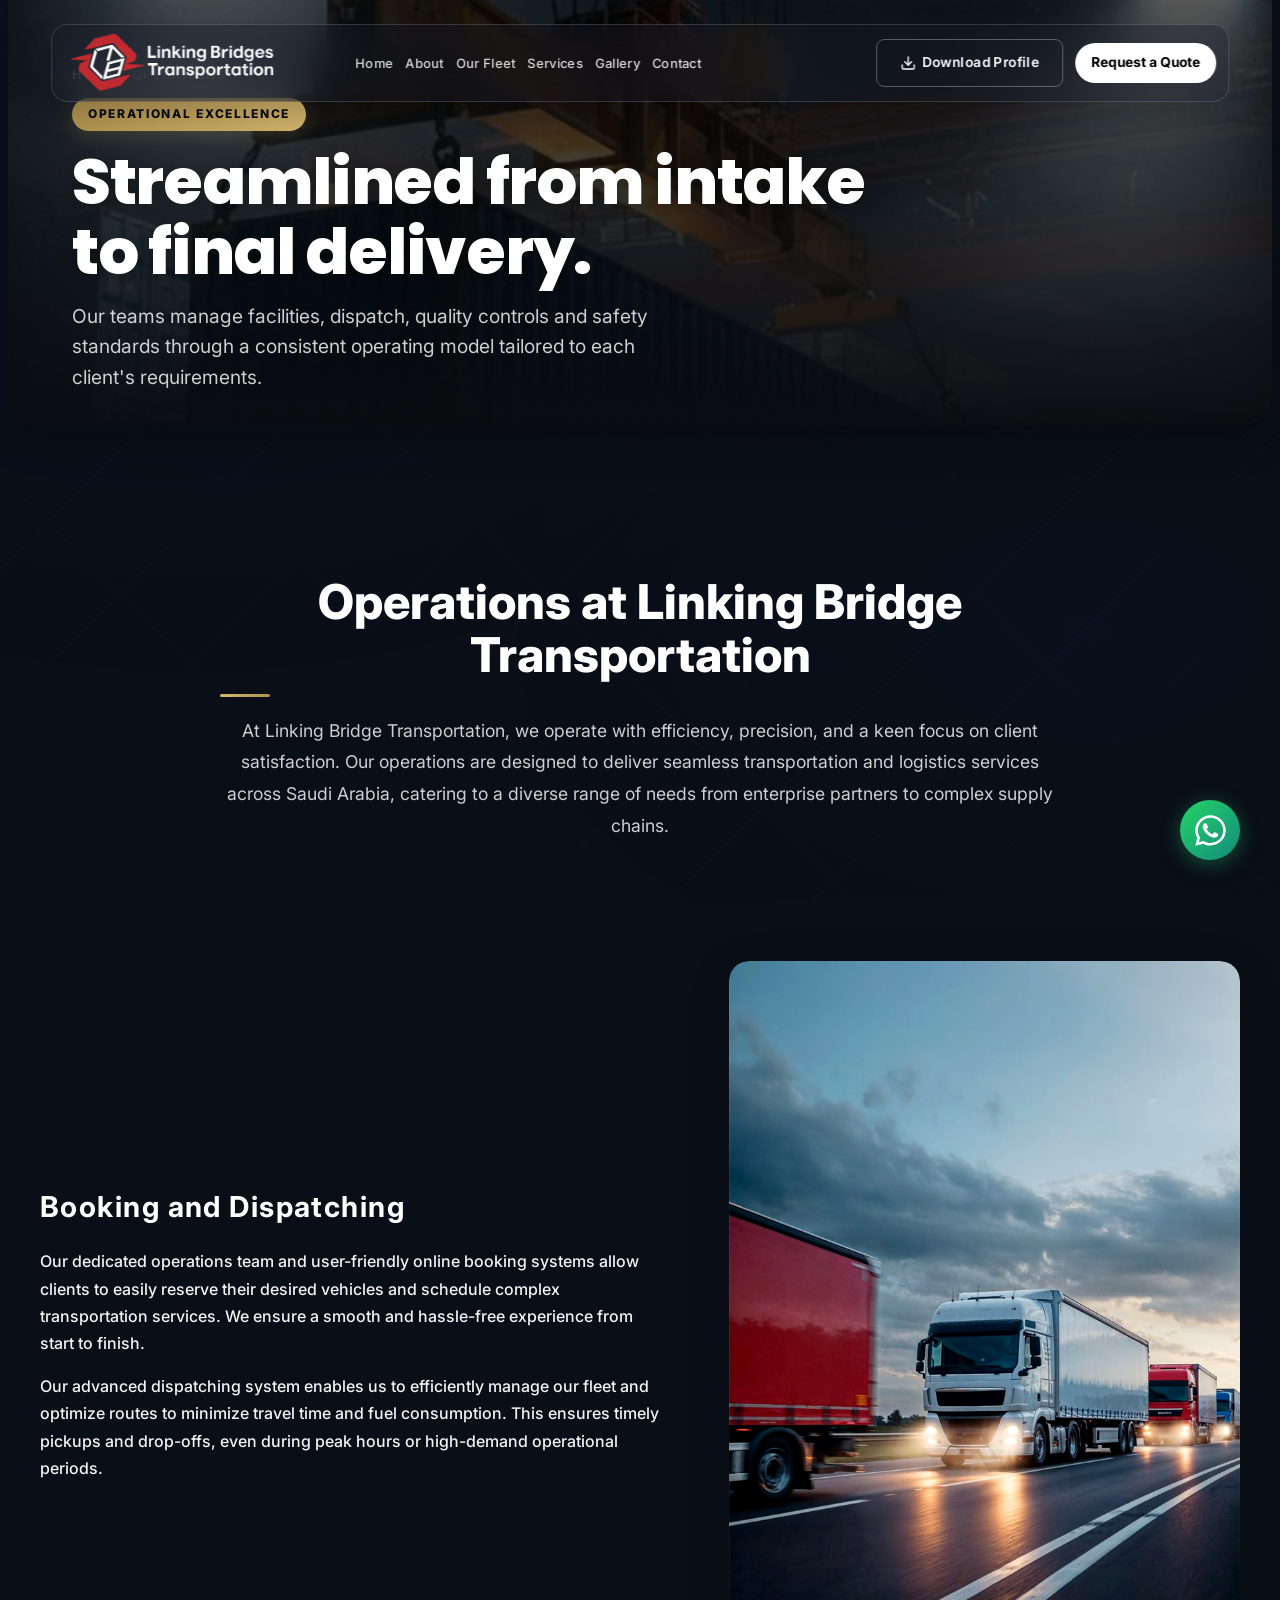
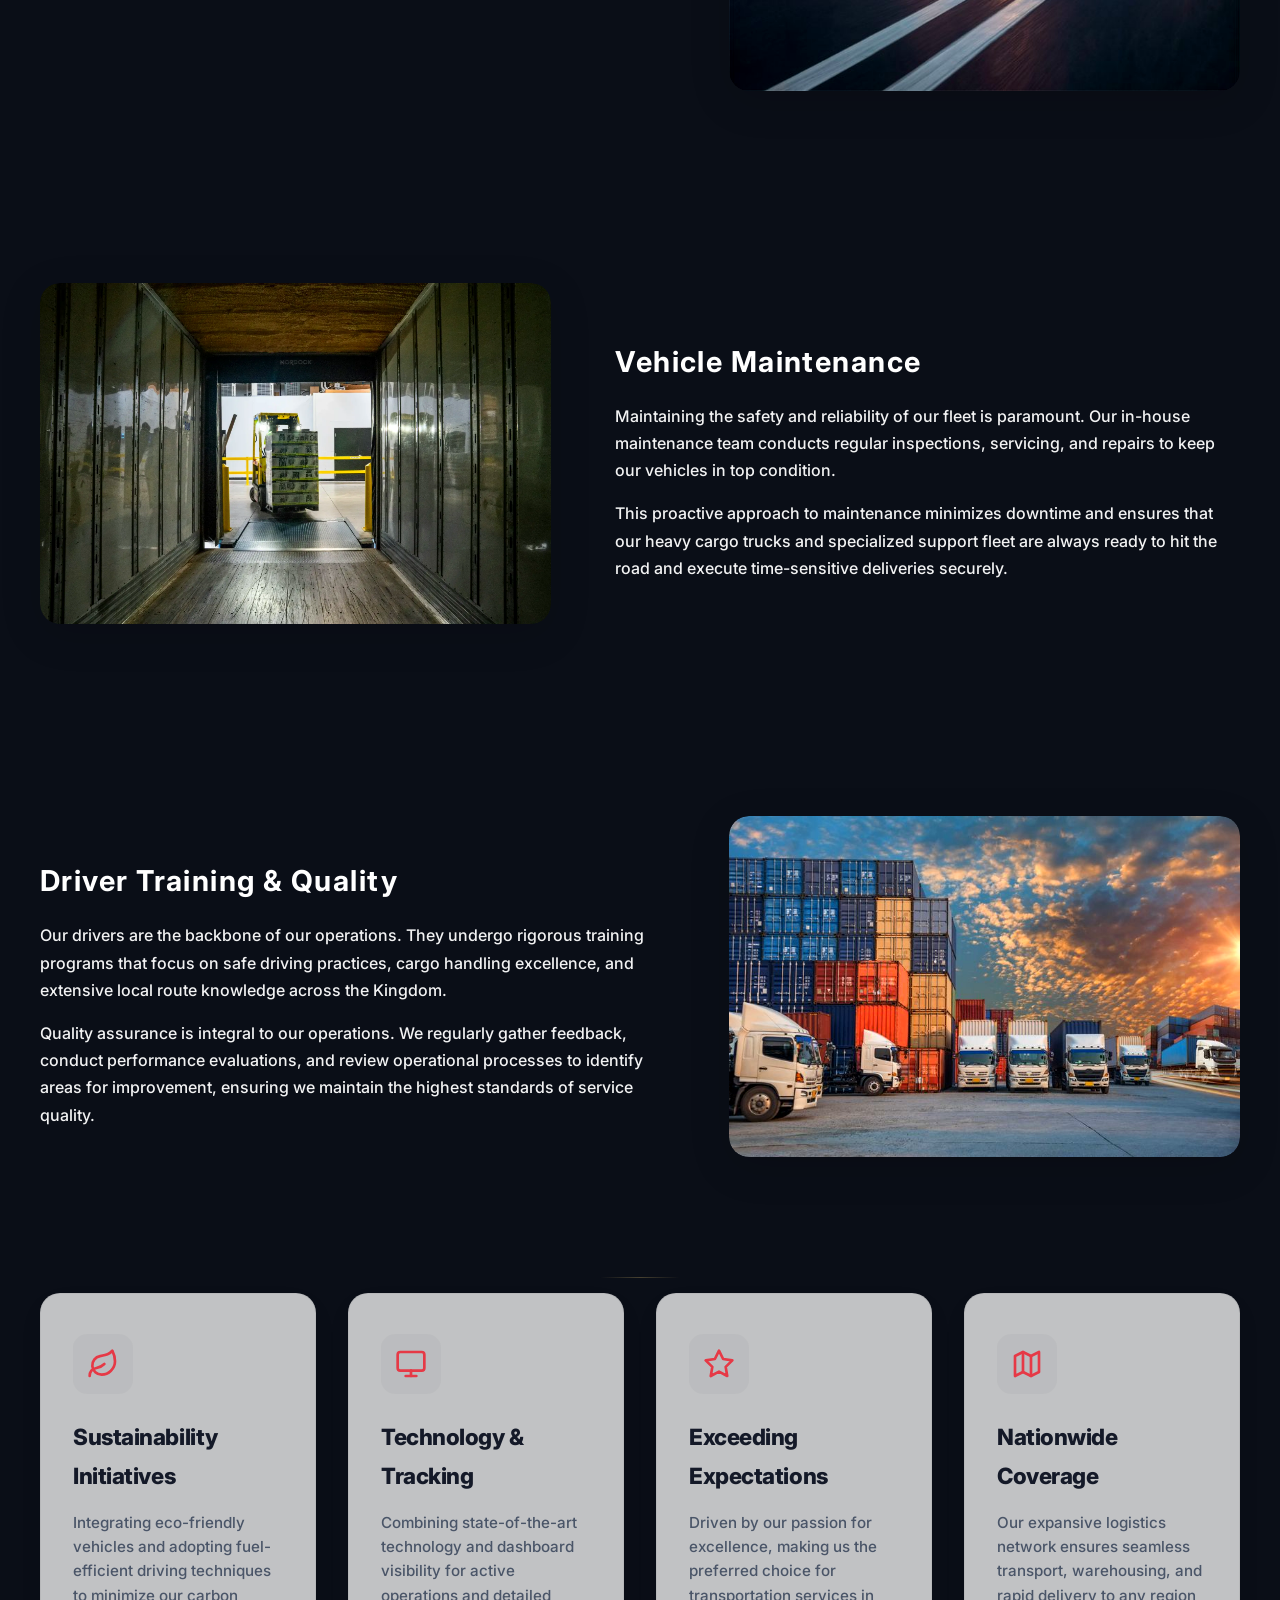
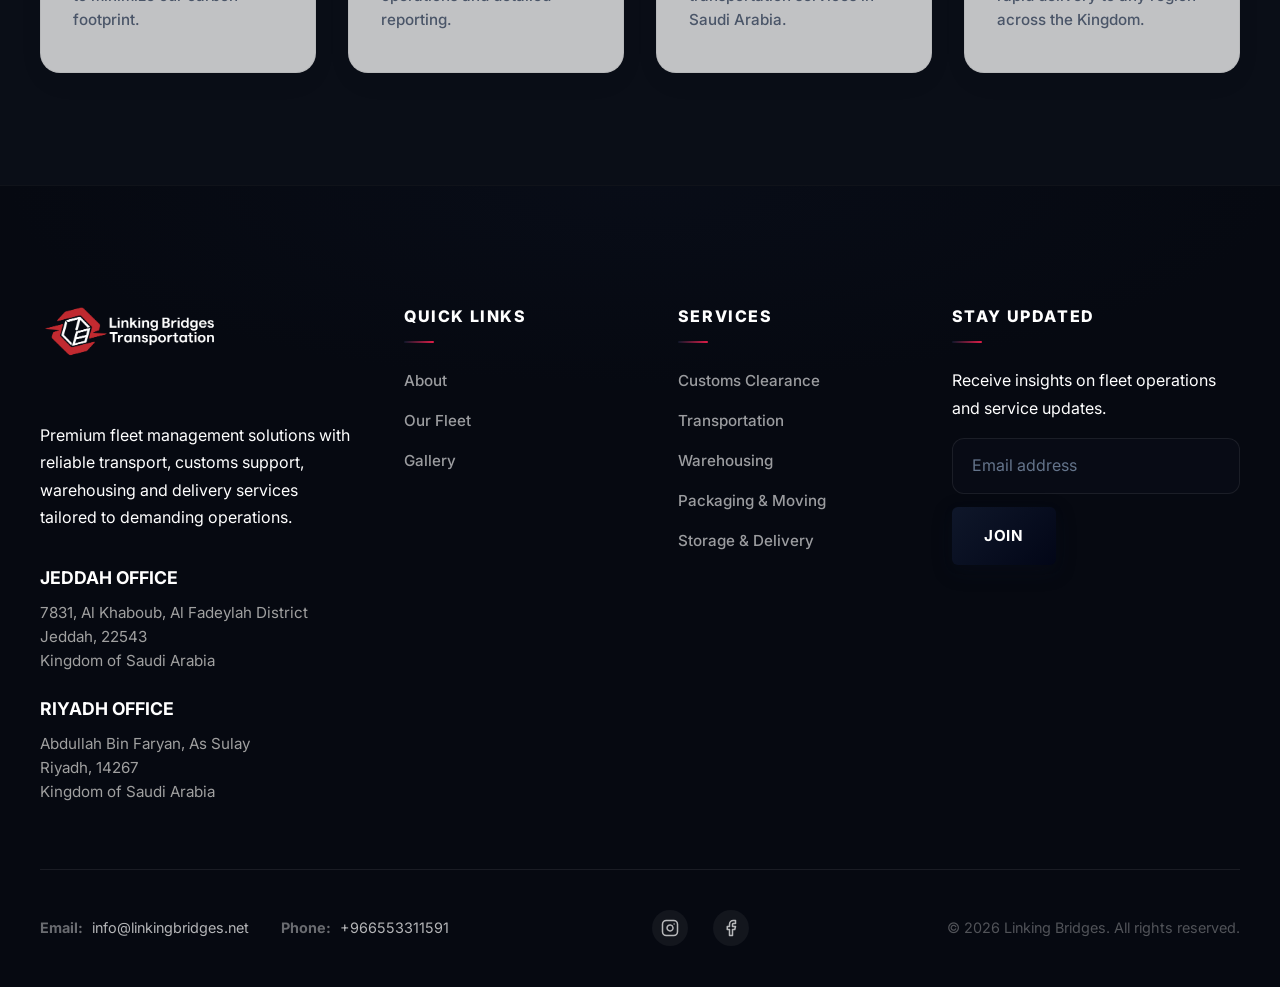
<file: pages/operations.html>
<!DOCTYPE html>
<html lang="en">
<head>
  <meta charset="UTF-8" />
  <meta name="viewport" content="width=device-width, initial-scale=1.0" />
  <meta name="description" content="Linking Bridge Transportation operations  -  warehouse management, dispatch, compliance and real-time visibility across Saudi Arabia." />
  <title>Operations | Linking Bridge Transportation</title>
  <link rel="preconnect" href="https://fonts.googleapis.com" />
  <link rel="preconnect" href="https://fonts.gstatic.com" crossorigin />
  <link href="https://fonts.googleapis.com/css2?family=Inter:wght@400;500;600;700;800&family=Poppins:wght@600;700;800&display=swap" rel="stylesheet" />
  <link rel="stylesheet" href="/assets/css/styles.css" />
</head>
<body class="dark-page">
  <header id="site-header"></header>

  <!-- Cinematic Page Hero -->
  <div class="container" style="padding-top: 0; padding-bottom: 0;">
    <div class="cin-hero reveal">
      <div class="cin-hero-bg">
        <img src="/assets/images/gallery/container-img2.jpg" alt="Container crane loading operations at night" style="object-position: center 30%;" />
      </div>
      <div class="cin-hero-content">
        <div class="breadcrumb"><a href="/index.html">Home</a> / Operations</div>
        <div class="cin-eyebrow">Operational Excellence</div>
        <h1>Streamlined from intake to final delivery.</h1>
        <p class="cin-hero-sub">Our teams manage facilities, dispatch, quality controls and safety standards through a consistent operating model tailored to each client's requirements.</p>
      </div>
    </div>
  </div>

  <main class="container section">
    <!-- Intro text -->
    <div class="reveal center-text" style="max-width: 840px; margin: 0 auto 3rem; text-align: center;">
      <h2 class="pdf-section-title" style="margin-bottom: 1rem;">Operations at Linking Bridge Transportation</h2>
      <p style="font-size: 1.1rem; color: rgba(255,255,255,0.8); line-height: 1.8;">At Linking Bridge Transportation, we operate with efficiency, precision, and a keen focus on client satisfaction. Our operations are designed to deliver seamless transportation and logistics services across Saudi Arabia, catering to a diverse range of needs from enterprise partners to complex supply chains.</p>
    </div>

    <!-- The Pillars (Adapted from Reference) -->
    <!-- Booking & Dispatch -->
    <section class="grid-2 section-sm ops-grid-section">
      <div class="pdf-partner-content reveal">
        <h3 class="ops-section-heading">Booking and Dispatching</h3>
        <p style="margin-bottom: 1rem;">Our dedicated operations team and user-friendly online booking systems allow clients to easily reserve their desired vehicles and schedule complex transportation services. We ensure a smooth and hassle-free experience from start to finish.</p>
        <p>Our advanced dispatching system enables us to efficiently manage our fleet and optimize routes to minimize travel time and fuel consumption. This ensures timely pickups and drop-offs, even during peak hours or high-demand operational periods.</p>
      </div>
      <div class="ops-image-wrap reveal" style="transition-delay: 200ms;">
        <img src="/assets/images/gallery/108c984febcd771d13f4774865e8940a.jpg" alt="Fleet dispatching and logistics coordination" />
      </div>
    </section>

    <!-- Vehicle Maintenance (RTL layout) -->
    <section class="grid-2 section-sm ops-grid-section ops-grid-reverse">
      <div class="pdf-partner-content reveal">
        <h3 class="ops-section-heading">Vehicle Maintenance</h3>
        <p>Maintaining the safety and reliability of our fleet is paramount. Our in-house maintenance team conducts regular inspections, servicing, and repairs to keep our vehicles in top condition.</p>
        <p>This proactive approach to maintenance minimizes downtime and ensures that our heavy cargo trucks and specialized support fleet are always ready to hit the road and execute time-sensitive deliveries securely.</p>
      </div>
      <div class="ops-image-wrap reveal" style="transition-delay: 200ms;">
        <img src="/assets/images/gallery/machine-img.webp" alt="Fleet maintenance and specialist support" />
      </div>
    </section>

    <!-- Driver Training -->
    <section class="grid-2 section-sm ops-grid-section">
      <div class="pdf-partner-content reveal">
        <h3 class="ops-section-heading">Driver Training &amp; Quality</h3>
        <p style="margin-bottom: 1rem;">Our drivers are the backbone of our operations. They undergo rigorous training programs that focus on safe driving practices, cargo handling excellence, and extensive local route knowledge across the Kingdom.</p>
        <p>Quality assurance is integral to our operations. We regularly gather feedback, conduct performance evaluations, and review operational processes to identify areas for improvement, ensuring we maintain the highest standards of service quality.</p>
      </div>
      <div class="ops-image-wrap reveal" style="transition-delay: 200ms;">
        <img src="/assets/images/gallery/transportation-img1.jpg" alt="Driver training and operations quality assurance" />
      </div>
    </section>

    <!-- Outro / Sustainability (Premium Redesign) -->
    <section class="premium-features-grid" style="margin-top: 4rem;">
      <article class="premium-feature-card reveal">
        <div class="card-icon">
          <!-- Leaf / Sustainability Icon -->
          <svg width="32" height="32" viewBox="0 0 24 24" fill="none" stroke="currentColor" stroke-width="2" stroke-linecap="round" stroke-linejoin="round"><path d="M11 20A7 7 0 0 1 9.8 6.1C15.5 5 17 4.48 19 2c1 2 2 4.18 2 8 0 5.5-4.78 10-10 10Z"/><path d="M2 21c0-3 1.85-5.36 5.08-6C9.5 14.52 12 13 13 12"/></svg>
        </div>
        <h3>Sustainability Initiatives</h3>
        <p>Integrating eco-friendly vehicles and adopting fuel-efficient driving techniques to minimize our carbon footprint.</p>
      </article>

      <article class="premium-feature-card reveal" style="transition-delay: 150ms;">
        <div class="card-icon">
          <!-- Monitor/Dashboard Icon -->
          <svg width="32" height="32" viewBox="0 0 24 24" fill="none" stroke="currentColor" stroke-width="2" stroke-linecap="round" stroke-linejoin="round"><rect x="2" y="3" width="20" height="14" rx="2" ry="2"/><line x1="8" y1="21" x2="16" y2="21"/><line x1="12" y1="17" x2="12" y2="21"/></svg>
        </div>
        <h3>Technology &amp; Tracking</h3>
        <p>Combining state-of-the-art technology and dashboard visibility for active operations and detailed reporting.</p>
      </article>

      <article class="premium-feature-card reveal" style="transition-delay: 300ms;">
        <div class="card-icon">
          <!-- Star/Excellence Icon -->
          <svg width="32" height="32" viewBox="0 0 24 24" fill="none" stroke="currentColor" stroke-width="2" stroke-linecap="round" stroke-linejoin="round"><polygon points="12 2 15.09 8.26 22 9.27 17 14.14 18.18 21.02 12 17.77 5.82 21.02 7 14.14 2 9.27 8.91 8.26 12 2"/></svg>
        </div>
        <h3>Exceeding Expectations</h3>
        <p>Driven by our passion for excellence, making us the preferred choice for transportation services in Saudi Arabia.</p>
      </article>

      <article class="premium-feature-card reveal" style="transition-delay: 450ms;">
        <div class="card-icon">
          <!-- Map/Nationwide Icon -->
          <svg width="32" height="32" viewBox="0 0 24 24" fill="none" stroke="currentColor" stroke-width="2" stroke-linecap="round" stroke-linejoin="round"><polygon points="3 6 9 3 15 6 21 3 21 18 15 21 9 18 3 21"/><line x1="9" y1="3" x2="9" y2="18"/><line x1="15" y1="6" x2="15" y2="21"/></svg>
        </div>
        <h3>Nationwide Coverage</h3>
        <p>Our expansive logistics network ensures seamless transport, warehousing, and rapid delivery to any region across the Kingdom.</p>
      </article>
    </section>
  </main>

  <footer id="site-footer"></footer>
  <script src="/assets/js/script.js"></script>
</body>
</html>
</file>
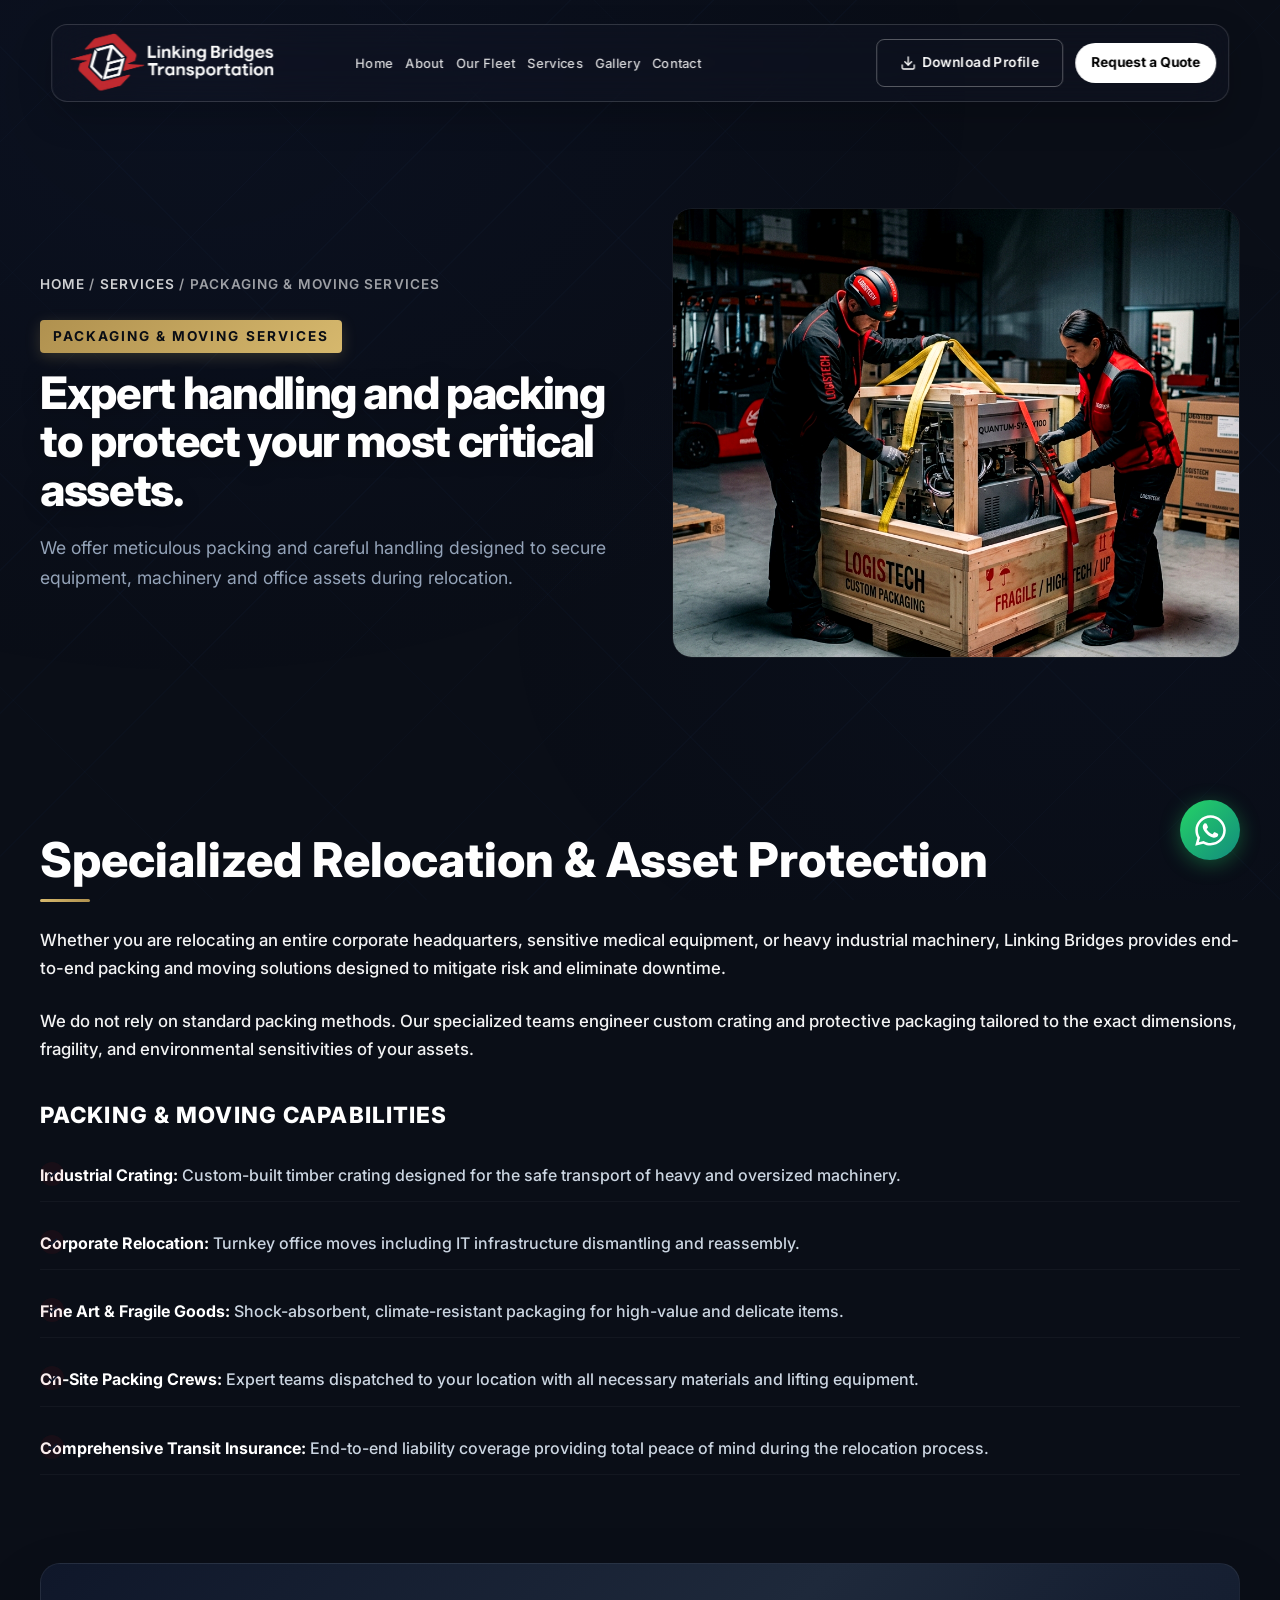
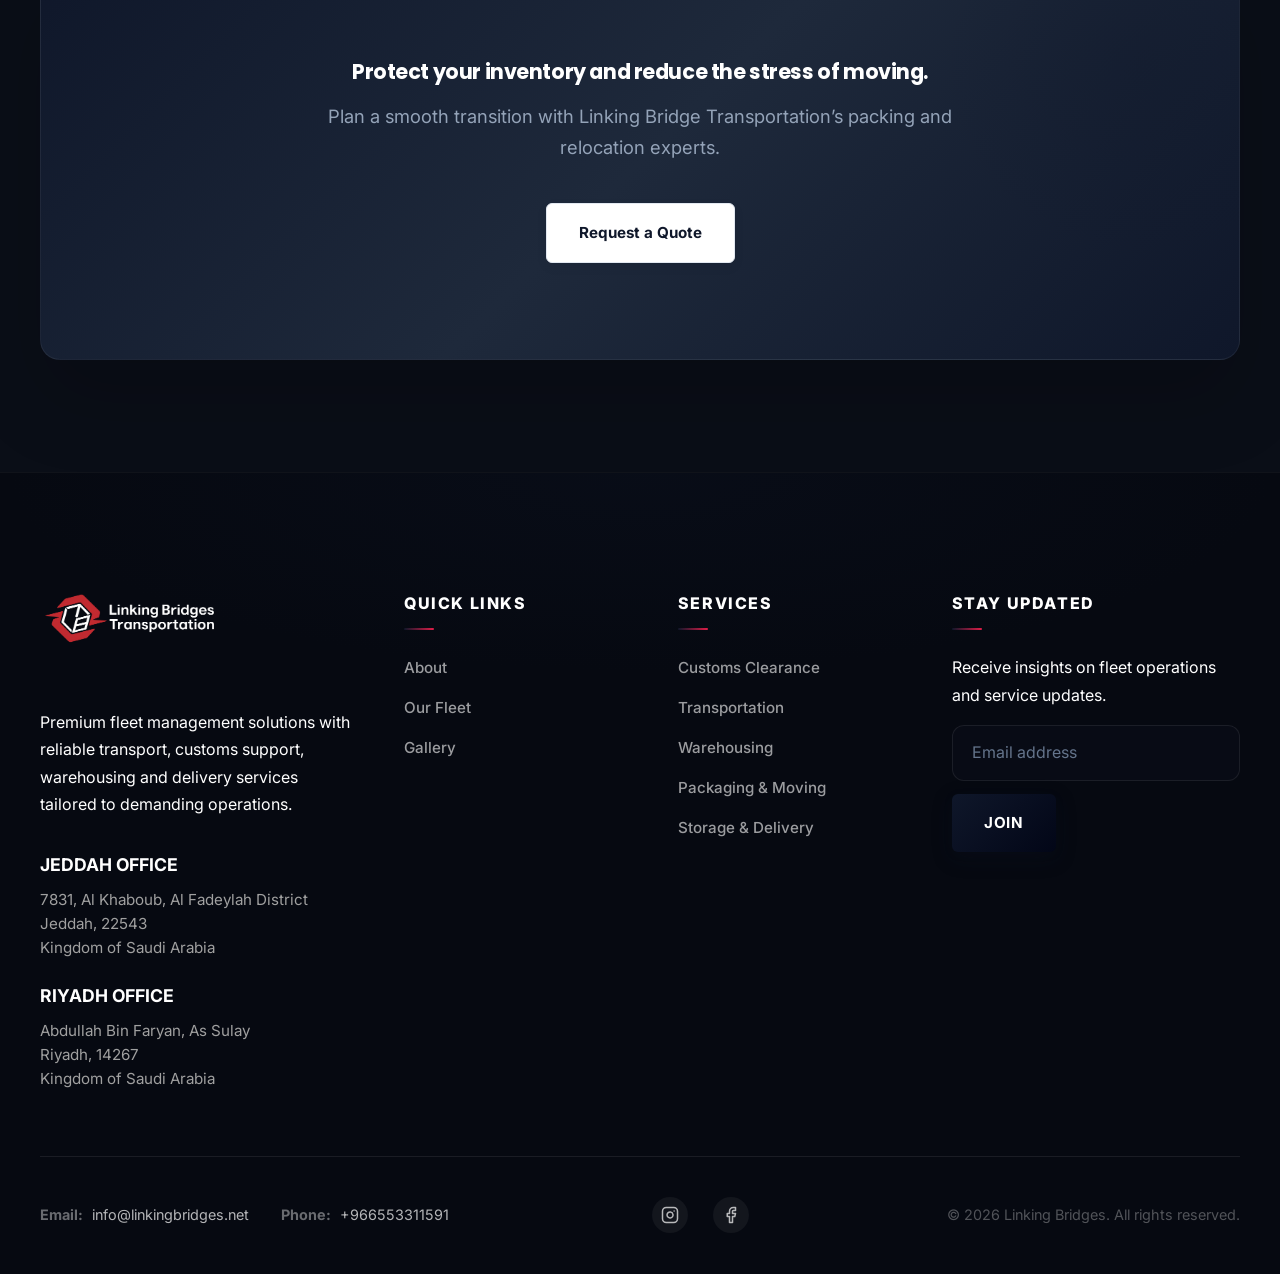
<file: pages/packaging-moving-services.html>
<!DOCTYPE html>
<html lang="en">
  <head>
    <meta charset="UTF-8" />
    <meta name="viewport" content="width=device-width, initial-scale=1.0" />
    <title>Packaging & Moving Services | Linking Bridge Transportation</title>
    <link rel="preconnect" href="https://fonts.googleapis.com" />
    <link rel="preconnect" href="https://fonts.gstatic.com" crossorigin />
    <link href="https://fonts.googleapis.com/css2?family=Inter:wght@400;500;600;700;800&family=Poppins:wght@600;700;800&display=swap" rel="stylesheet" />
    <link rel="stylesheet" href="/assets/css/styles.css" />
  </head>
  <body class="dark-page">
    <header id="site-header"></header>
    <main class="container section">
      <div class="page-hero reveal">
        <div class="hero-copy">
          <div class="breadcrumb"><a href="/index.html">Home</a> / <a href="/pages/services.html">Services</a> / Packaging & Moving Services</div>
          <div class="eyebrow">Packaging & Moving Services</div>
          <h1>Expert handling and packing to protect your most critical assets.</h1>
          <p class="section-intro">We offer meticulous packing and careful handling designed to secure equipment, machinery and office assets during relocation.</p>
        </div>
        <div class="page-hero-image">
          <img src="/assets/images/gallery/packaging_1784225169430.png" alt="Industrial packing operations" />
        </div>
      </div>
      <section class="section-sm">
        <div class="pdf-partner-content reveal">
          <h2 class="pdf-section-title">Specialized Relocation & Asset Protection</h2>
          <p style="margin-bottom: 1.5rem; line-height: 1.7; font-size: 1.05rem;">
            Whether you are relocating an entire corporate headquarters, sensitive medical equipment, or heavy industrial machinery, Linking Bridges provides end-to-end packing and moving solutions designed to mitigate risk and eliminate downtime.
          </p>
          <p style="margin-bottom: 2rem; line-height: 1.7; font-size: 1.05rem;">
            We do not rely on standard packing methods. Our specialized teams engineer custom crating and protective packaging tailored to the exact dimensions, fragility, and environmental sensitivities of your assets.
          </p>
          
          <h3 style="font-size: 1.4rem; font-weight: 800; text-transform: uppercase; margin-bottom: 1rem;">Packing & Moving Capabilities</h3>
          <ul class="list-check" style="display: grid; gap: 1rem;">
            <li><strong>Industrial Crating:</strong> Custom-built timber crating designed for the safe transport of heavy and oversized machinery.</li>
            <li><strong>Corporate Relocation:</strong> Turnkey office moves including IT infrastructure dismantling and reassembly.</li>
            <li><strong>Fine Art & Fragile Goods:</strong> Shock-absorbent, climate-resistant packaging for high-value and delicate items.</li>
            <li><strong>On-Site Packing Crews:</strong> Expert teams dispatched to your location with all necessary materials and lifting equipment.</li>
            <li><strong>Comprehensive Transit Insurance:</strong> End-to-end liability coverage providing total peace of mind during the relocation process.</li>
          </ul>
        </div>
      </section>
      <section class="banner reveal">
        <strong>Protect your inventory and reduce the stress of moving.</strong>
        <p>Plan a smooth transition with Linking Bridge Transportation’s packing and relocation experts.</p>
        <a class="btn btn-secondary" href="contact.html">Request a Quote</a>
      </section>
    </main>
    <footer id="site-footer"></footer>
    <script src="/assets/js/script.js"></script>
  </body>
</html>
</file>
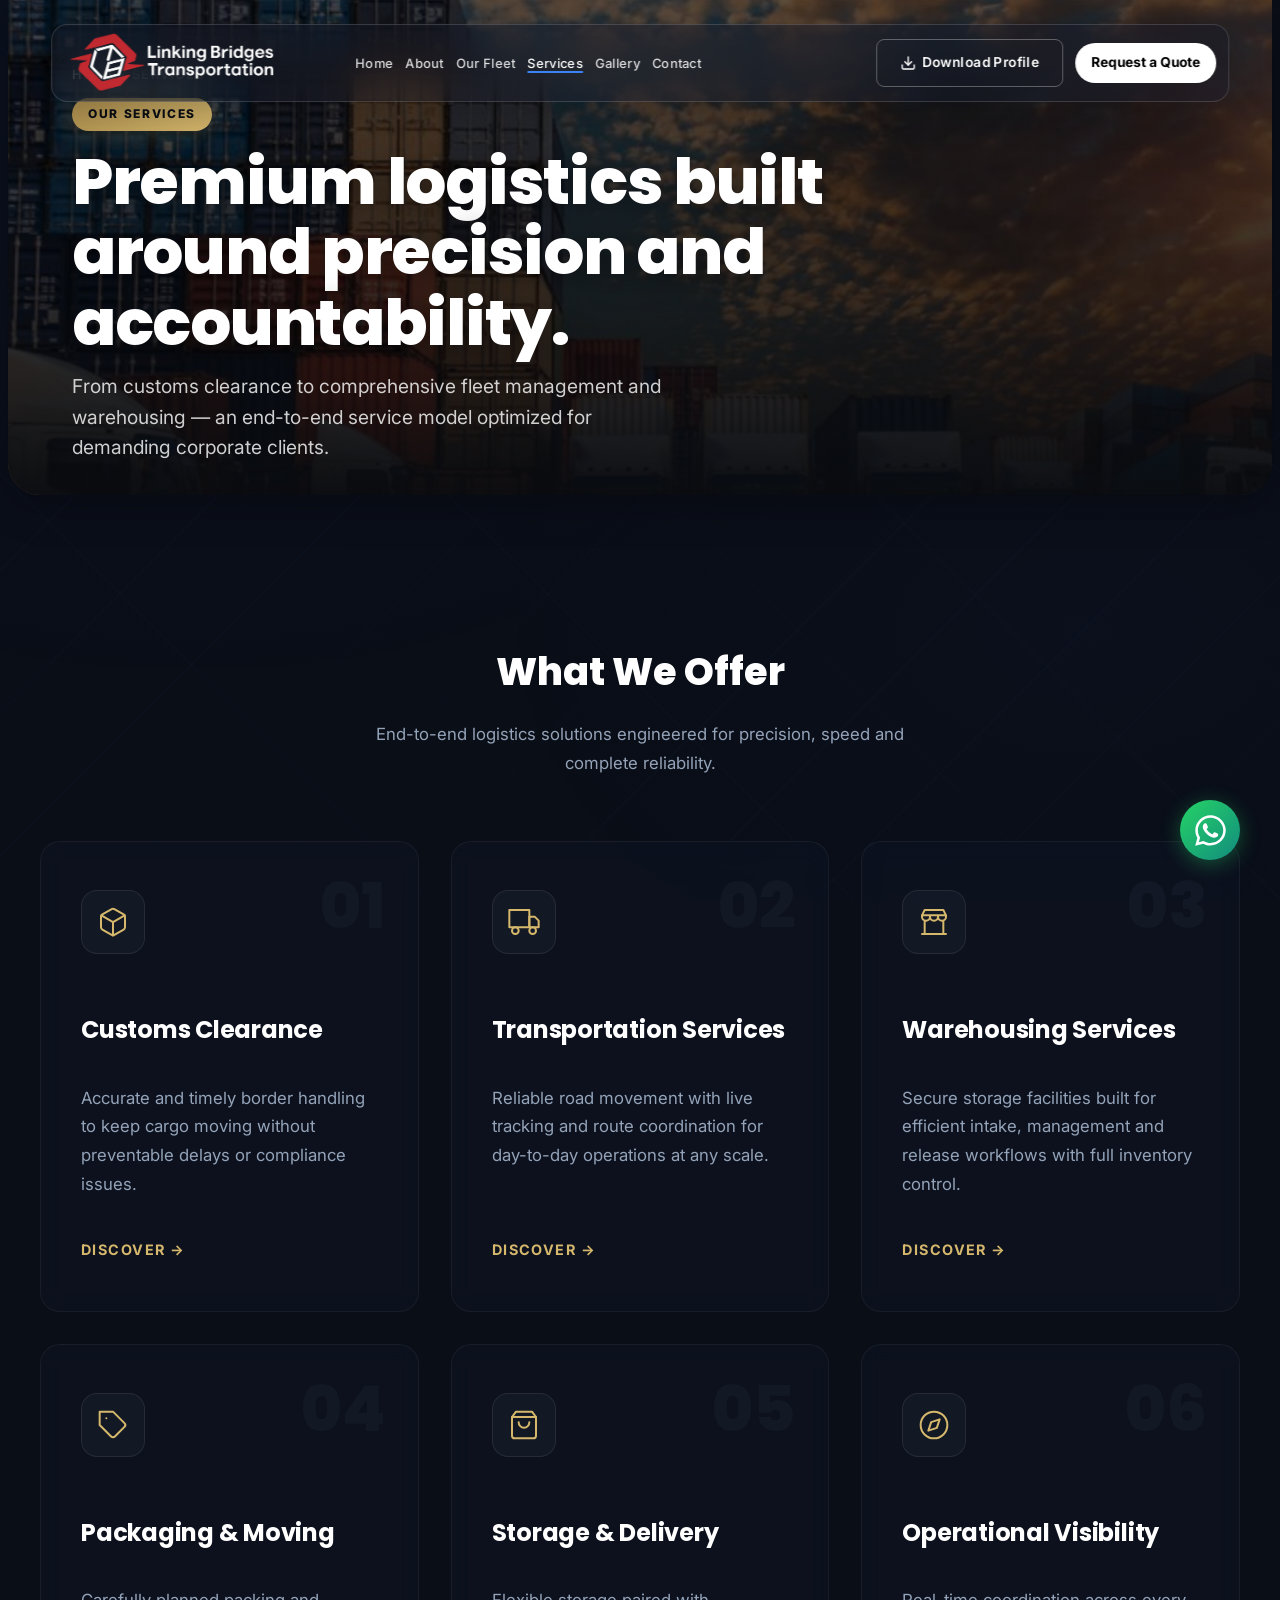
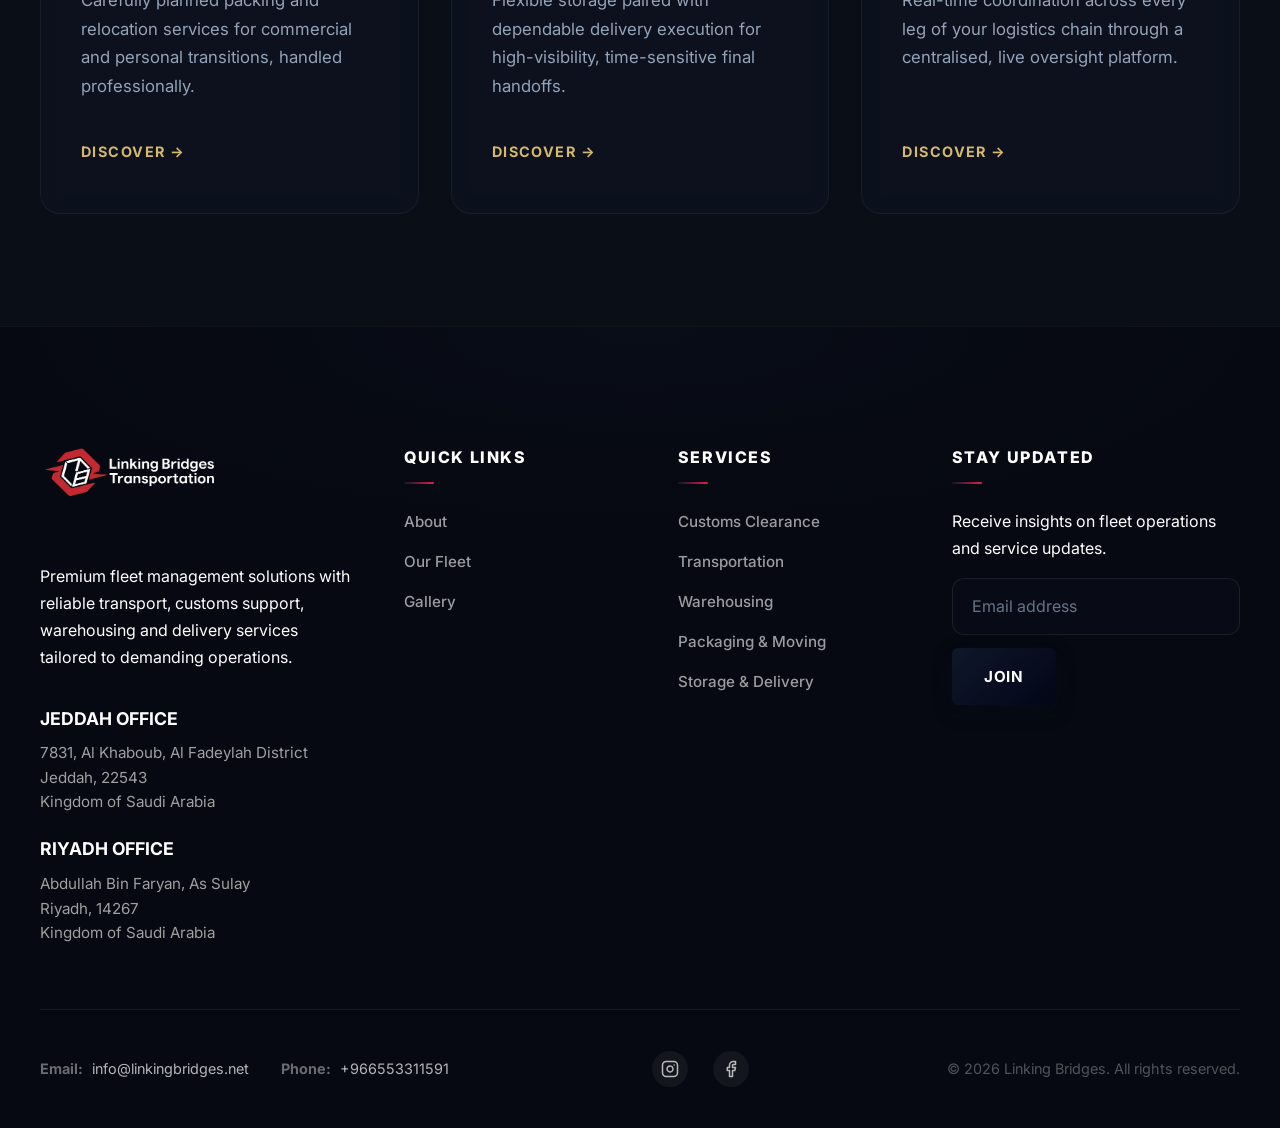
<file: pages/services.html>
<!DOCTYPE html>
<html lang="en">
<head>
  <meta charset="UTF-8" />
  <meta name="viewport" content="width=device-width, initial-scale=1.0" />
  <meta name="description" content="Premium logistics services from Linking Bridge Transportation - customs clearance, transportation, warehousing, packaging and storage across Saudi Arabia." />
  <title>Services | Linking Bridge Transportation</title>
  <link rel="preconnect" href="https://fonts.googleapis.com" />
  <link rel="preconnect" href="https://fonts.gstatic.com" crossorigin />
  <link href="https://fonts.googleapis.com/css2?family=Inter:wght@400;500;600;700;800&family=Poppins:wght@600;700;800&display=swap" rel="stylesheet" />
  <link rel="stylesheet" href="/assets/css/styles.css" />
</head>
<body class="dark-page">
  <header id="site-header"></header>

  <!-- Cinematic Page Hero -->
  <div class="container" style="padding-top: 0; padding-bottom: 0;">
    <div class="cin-hero reveal">
      <div class="cin-hero-bg">
        <img src="/assets/images/gallery/transportation-img1.jpg" alt="Fleet trucks at container yard with vibrant sunset sky" style="object-position: center 35%;" />
      </div>
      <div class="cin-hero-content">
        <div class="breadcrumb"><a href="/index.html">Home</a> / Services</div>
        <div class="cin-eyebrow">Our Services</div>
        <h1>Premium logistics built around precision and accountability.</h1>
        <p class="cin-hero-sub">From customs clearance to comprehensive fleet management and warehousing &mdash; an end-to-end service model optimized for demanding corporate clients.</p>
      </div>
    </div>
  </div>

  <main class="container section">

    <!-- Section Header -->
    <div class="reveal" style="text-align: center; margin-bottom: 4rem;">
      <h2 style=" font-family: 'Poppins', sans-serif; font-size: clamp(1.8rem, 3vw, 2.5rem); font-weight: 800; margin-bottom: 1rem;">What We Offer</h2>
      <p style="color: #94a3b8; max-width: 600px; margin: 0 auto; font-size: 1.05rem; line-height: 1.7;">End-to-end logistics solutions engineered for precision, speed and complete reliability.</p>
    </div>

    <!-- Service Cards Grid -->
    <section class="services-grid">

      <a href="customs-clearance.html" class="svc-card reveal">
        <div class="svc-card-icon">
          <svg width="32" height="32" viewBox="0 0 24 24" fill="none" stroke="currentColor" stroke-width="1.5" stroke-linecap="round" stroke-linejoin="round"><path d="M21 16V8a2 2 0 0 0-1-1.73l-7-4a2 2 0 0 0-2 0l-7 4A2 2 0 0 0 3 8v8a2 2 0 0 0 1 1.73l7 4a2 2 0 0 0 2 0l7-4A2 2 0 0 0 21 16z"/><polyline points="3.27 6.96 12 12.01 20.73 6.96"/><line x1="12" y1="22.08" x2="12" y2="12"/></svg>
        </div>
        <div class="svc-card-num">01</div>
        <h3>Customs Clearance</h3>
        <p>Accurate and timely border handling to keep cargo moving without preventable delays or compliance issues.</p>
        <span class="svc-card-link">Discover &rarr;</span>
      </a>

      <a href="transportation-services.html" class="svc-card reveal" style="transition-delay: 100ms;">
        <div class="svc-card-icon">
          <svg width="32" height="32" viewBox="0 0 24 24" fill="none" stroke="currentColor" stroke-width="1.5" stroke-linecap="round" stroke-linejoin="round"><rect x="1" y="3" width="15" height="13"/><polygon points="16 8 20 8 23 11 23 16 16 16 16 8"/><circle cx="5.5" cy="18.5" r="2.5"/><circle cx="18.5" cy="18.5" r="2.5"/></svg>
        </div>
        <div class="svc-card-num">02</div>
        <h3>Transportation Services</h3>
        <p>Reliable road movement with live tracking and route coordination for day-to-day operations at any scale.</p>
        <span class="svc-card-link">Discover &rarr;</span>
      </a>

      <a href="warehousing-services.html" class="svc-card reveal" style="transition-delay: 200ms;">
        <div class="svc-card-icon">
          <svg width="32" height="32" viewBox="0 0 24 24" fill="none" stroke="currentColor" stroke-width="1.5" stroke-linecap="round" stroke-linejoin="round"><path d="M3 21h18M3 7v1a3 3 0 0 0 6 0V7m0 1a3 3 0 0 0 6 0V7m0 1a3 3 0 0 0 6 0V7H3l2-4h14l2 4M5 21V10.87M19 21V10.87"/></svg>
        </div>
        <div class="svc-card-num">03</div>
        <h3>Warehousing Services</h3>
        <p>Secure storage facilities built for efficient intake, management and release workflows with full inventory control.</p>
        <span class="svc-card-link">Discover &rarr;</span>
      </a>

      <a href="packaging-moving-services.html" class="svc-card reveal">
        <div class="svc-card-icon">
          <svg width="32" height="32" viewBox="0 0 24 24" fill="none" stroke="currentColor" stroke-width="1.5" stroke-linecap="round" stroke-linejoin="round"><path d="M20.59 13.41l-7.17 7.17a2 2 0 0 1-2.83 0L2 12V2h10l8.59 8.59a2 2 0 0 1 0 2.82z"/><line x1="7" y1="7" x2="7.01" y2="7"/></svg>
        </div>
        <div class="svc-card-num">04</div>
        <h3>Packaging &amp; Moving</h3>
        <p>Carefully planned packing and relocation services for commercial and personal transitions, handled professionally.</p>
        <span class="svc-card-link">Discover &rarr;</span>
      </a>

      <a href="storage-delivery-services.html" class="svc-card reveal" style="transition-delay: 100ms;">
        <div class="svc-card-icon">
          <svg width="32" height="32" viewBox="0 0 24 24" fill="none" stroke="currentColor" stroke-width="1.5" stroke-linecap="round" stroke-linejoin="round"><path d="M6 2L3 6v14a2 2 0 0 0 2 2h14a2 2 0 0 0 2-2V6l-3-4z"/><line x1="3" y1="6" x2="21" y2="6"/><path d="M16 10a4 4 0 0 1-8 0"/></svg>
        </div>
        <div class="svc-card-num">05</div>
        <h3>Storage &amp; Delivery</h3>
        <p>Flexible storage paired with dependable delivery execution for high-visibility, time-sensitive final handoffs.</p>
        <span class="svc-card-link">Discover &rarr;</span>
      </a>

      <a href="operations.html" class="svc-card reveal" style="transition-delay: 200ms;">
        <div class="svc-card-icon">
          <svg width="32" height="32" viewBox="0 0 24 24" fill="none" stroke="currentColor" stroke-width="1.5" stroke-linecap="round" stroke-linejoin="round"><circle cx="12" cy="12" r="10"/><polygon points="16.24 7.76 14.12 14.12 7.76 16.24 9.88 9.88 16.24 7.76"/></svg>
        </div>
        <div class="svc-card-num">06</div>
        <h3>Operational Visibility</h3>
        <p>Real-time coordination across every leg of your logistics chain through a centralised, live oversight platform.</p>
        <span class="svc-card-link">Discover &rarr;</span>
      </a>

    </section>
  </main>

  <footer id="site-footer"></footer>
  <script src="/assets/js/script.js"></script>
</body>
</html>
</file>
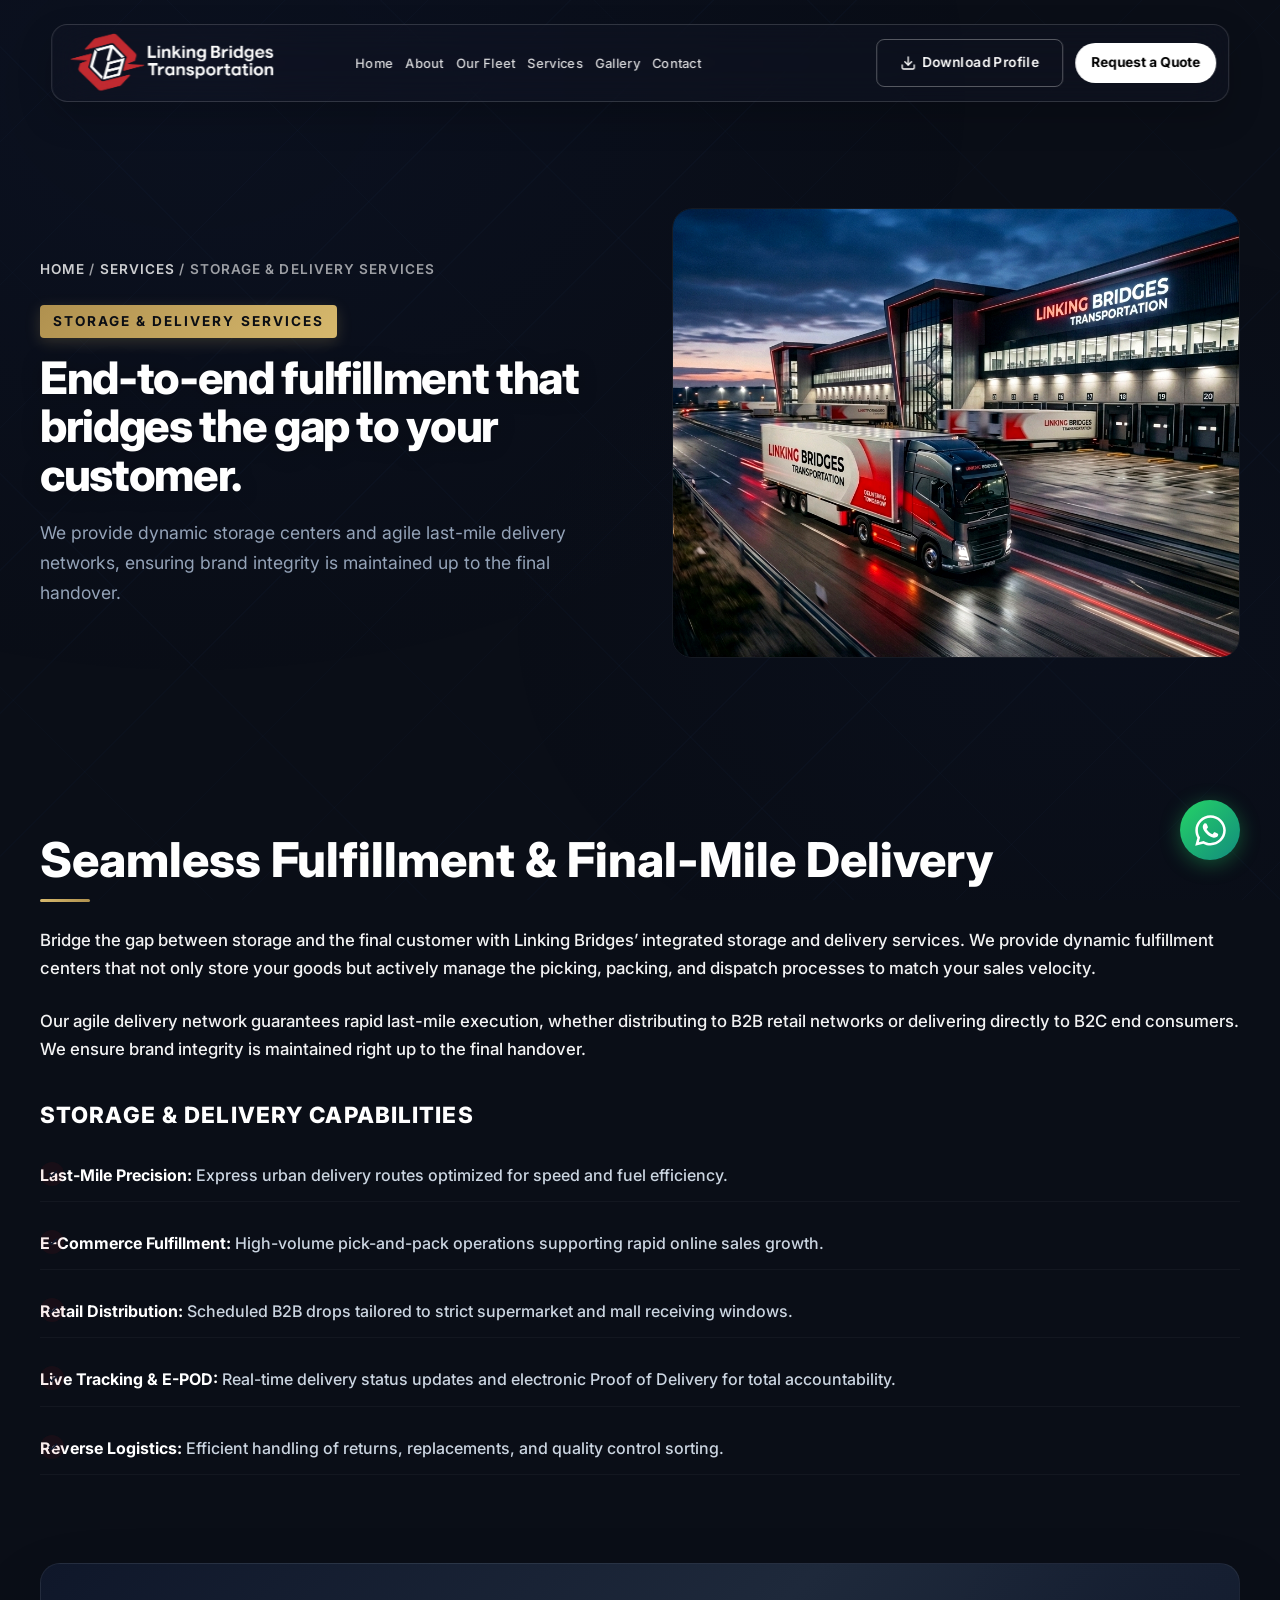
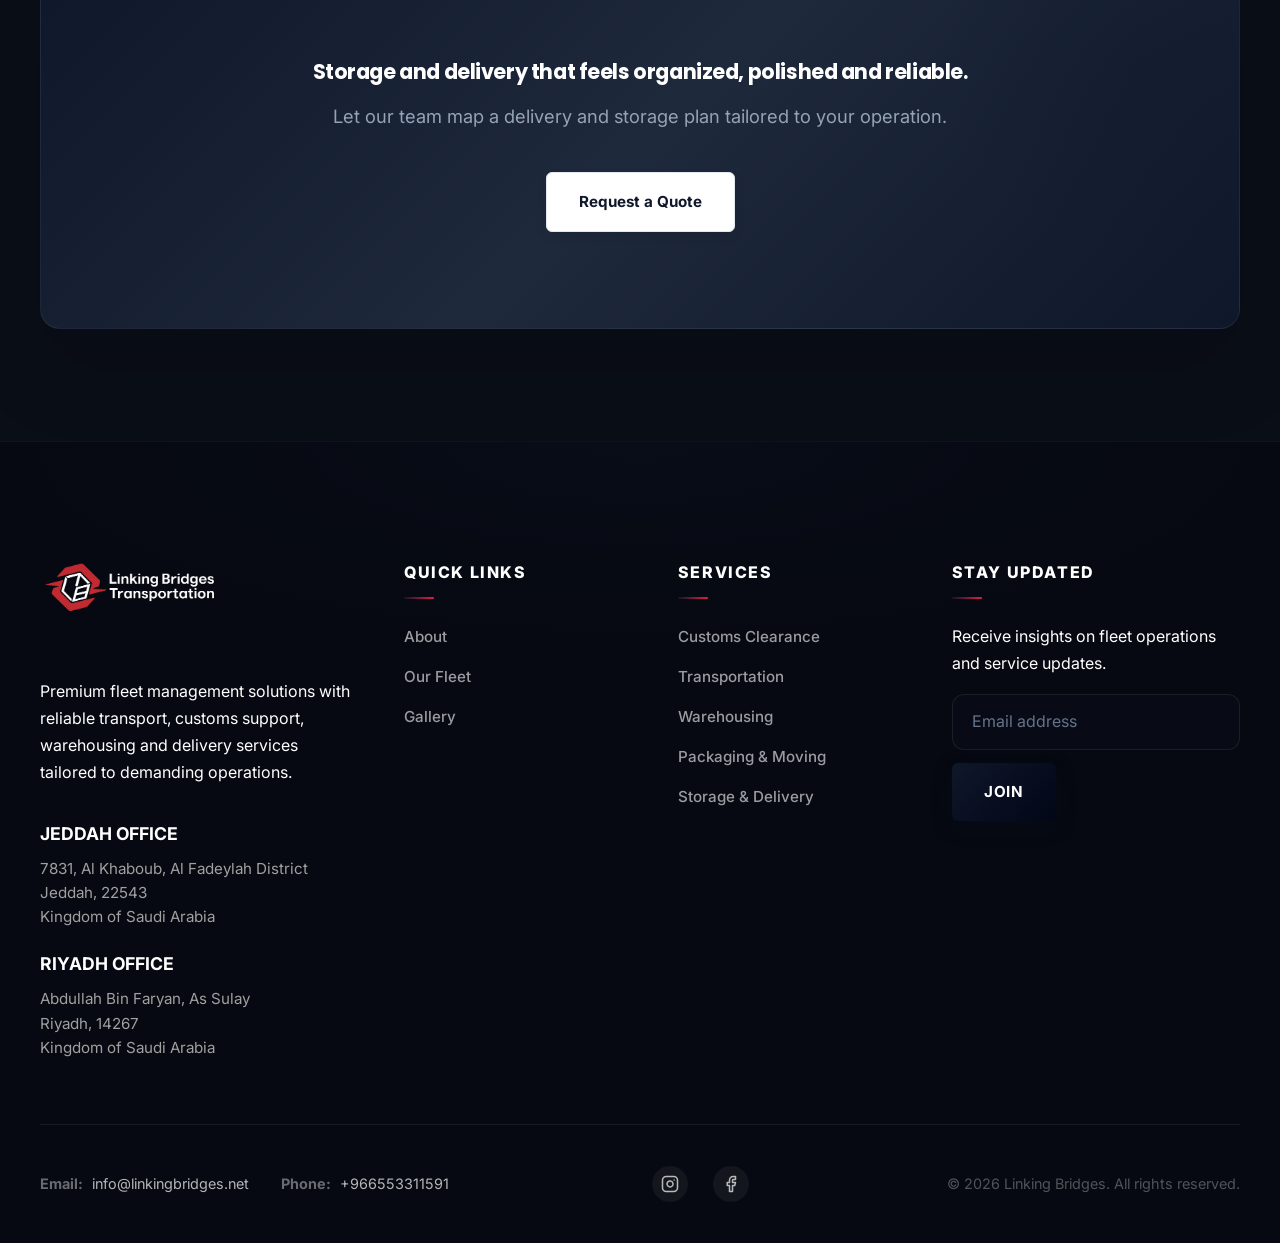
<file: pages/storage-delivery-services.html>
<!DOCTYPE html>
<html lang="en">
  <head>
    <meta charset="UTF-8" />
    <meta name="viewport" content="width=device-width, initial-scale=1.0" />
    <title>Storage & Delivery Services | Linking Bridge Transportation</title>
    <link rel="preconnect" href="https://fonts.googleapis.com" />
    <link rel="preconnect" href="https://fonts.gstatic.com" crossorigin />
    <link href="https://fonts.googleapis.com/css2?family=Inter:wght@400;500;600;700;800&family=Poppins:wght@600;700;800&display=swap" rel="stylesheet" />
    <link rel="stylesheet" href="/assets/css/styles.css" />
  </head>
  <body class="dark-page">
    <header id="site-header"></header>
    <main class="container section">
      <div class="page-hero reveal">
        <div class="hero-copy">
          <div class="breadcrumb"><a href="/index.html">Home</a> / <a href="/pages/services.html">Services</a> / Storage & Delivery Services</div>
          <div class="eyebrow">Storage & Delivery Services</div>
          <h1>End-to-end fulfillment that bridges the gap to your customer.</h1>
          <p class="section-intro">We provide dynamic storage centers and agile last-mile delivery networks, ensuring brand integrity is maintained up to the final handover.</p>
        </div>
        <div class="page-hero-image">
          <img src="/assets/images/gallery/storage_delivery_1784225188239.png" alt="Delivery truck at distribution center" />
        </div>
      </div>
      <section class="section-sm">
        <div class="pdf-partner-content reveal">
          <h2 class="pdf-section-title">Seamless Fulfillment & Final-Mile Delivery</h2>
          <p style="margin-bottom: 1.5rem; line-height: 1.7; font-size: 1.05rem;">
            Bridge the gap between storage and the final customer with Linking Bridges’ integrated storage and delivery services. We provide dynamic fulfillment centers that not only store your goods but actively manage the picking, packing, and dispatch processes to match your sales velocity.
          </p>
          <p style="margin-bottom: 2rem; line-height: 1.7; font-size: 1.05rem;">
            Our agile delivery network guarantees rapid last-mile execution, whether distributing to B2B retail networks or delivering directly to B2C end consumers. We ensure brand integrity is maintained right up to the final handover.
          </p>
          
          <h3 style="font-size: 1.4rem; font-weight: 800; text-transform: uppercase; margin-bottom: 1rem;">Storage & Delivery Capabilities</h3>
          <ul class="list-check" style="display: grid; gap: 1rem;">
            <li><strong>Last-Mile Precision:</strong> Express urban delivery routes optimized for speed and fuel efficiency.</li>
            <li><strong>E-Commerce Fulfillment:</strong> High-volume pick-and-pack operations supporting rapid online sales growth.</li>
            <li><strong>Retail Distribution:</strong> Scheduled B2B drops tailored to strict supermarket and mall receiving windows.</li>
            <li><strong>Live Tracking & E-POD:</strong> Real-time delivery status updates and electronic Proof of Delivery for total accountability.</li>
            <li><strong>Reverse Logistics:</strong> Efficient handling of returns, replacements, and quality control sorting.</li>
          </ul>
        </div>
      </section>
      <section class="banner reveal">
        <strong>Storage and delivery that feels organized, polished and reliable.</strong>
        <p>Let our team map a delivery and storage plan tailored to your operation.</p>
        <a class="btn btn-secondary" href="contact.html">Request a Quote</a>
      </section>
    </main>
    <footer id="site-footer"></footer>
    <script src="/assets/js/script.js"></script>
  </body>
</html>
</file>
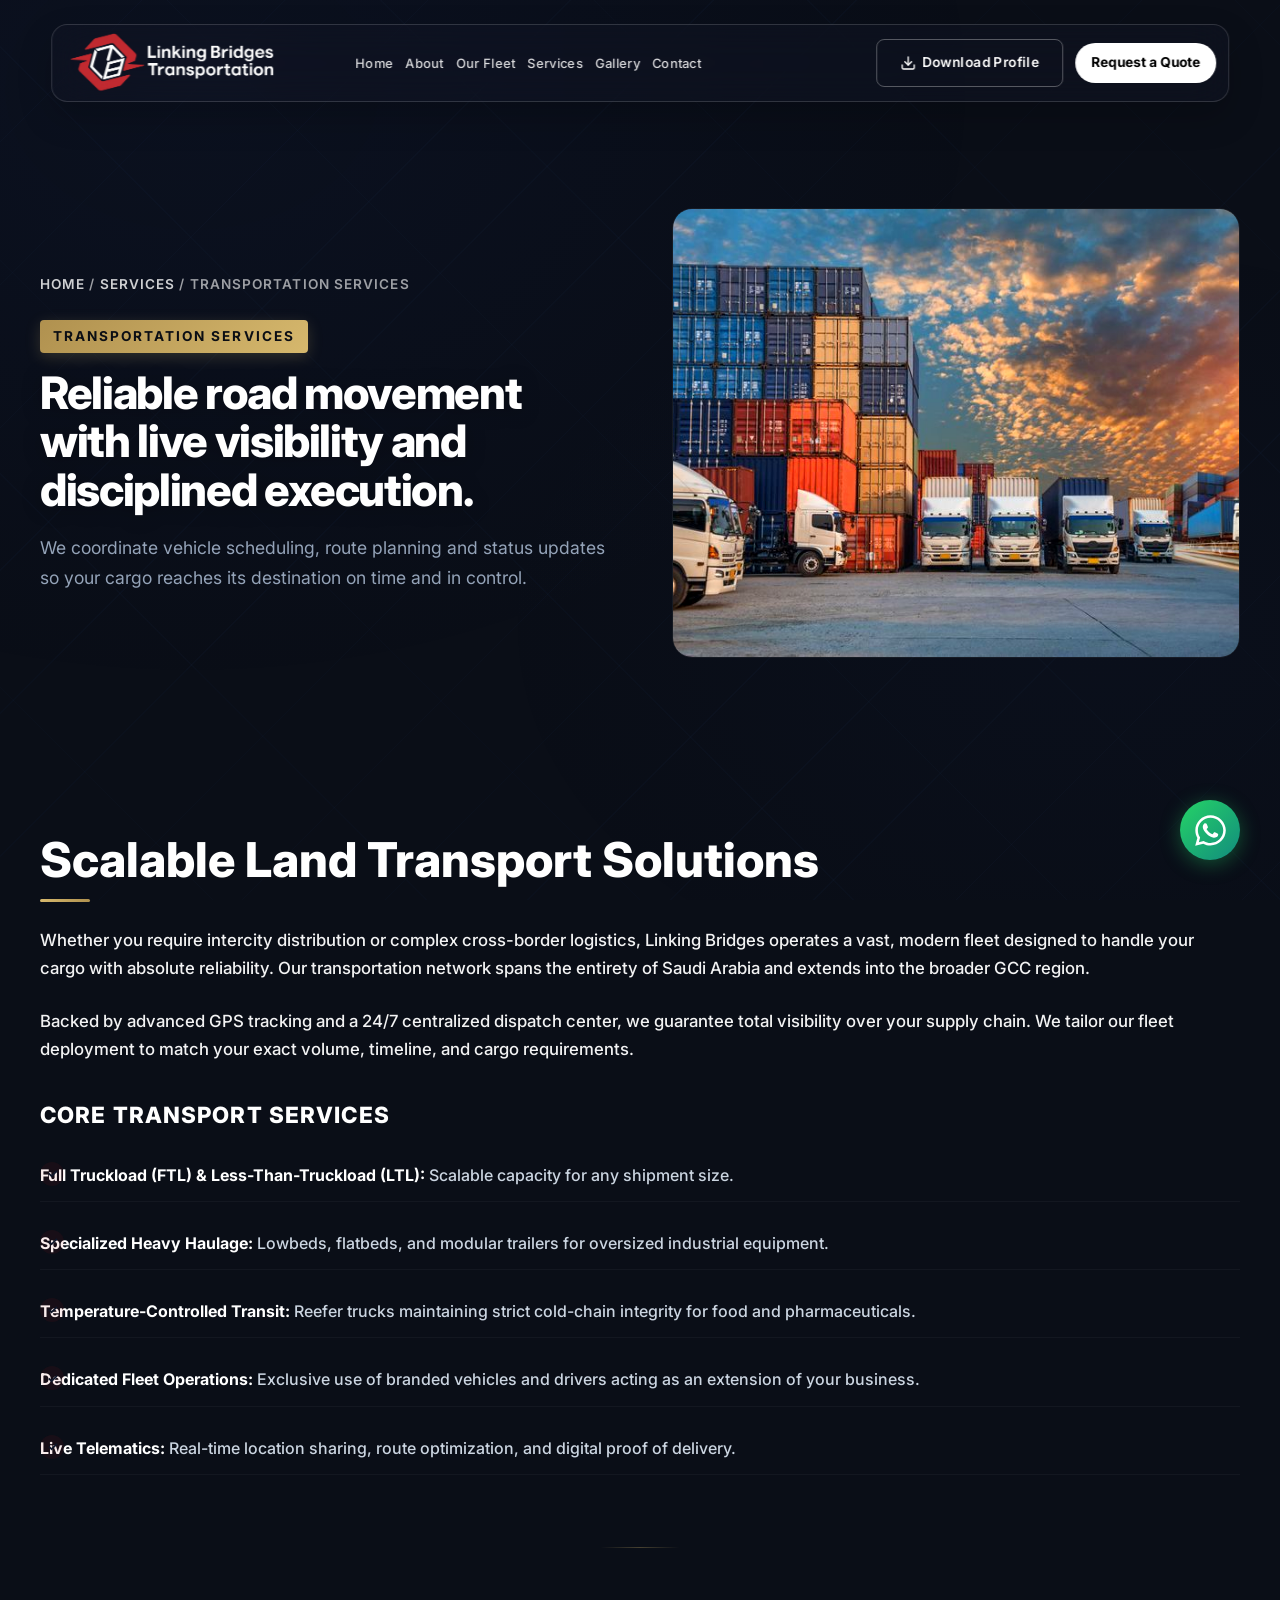
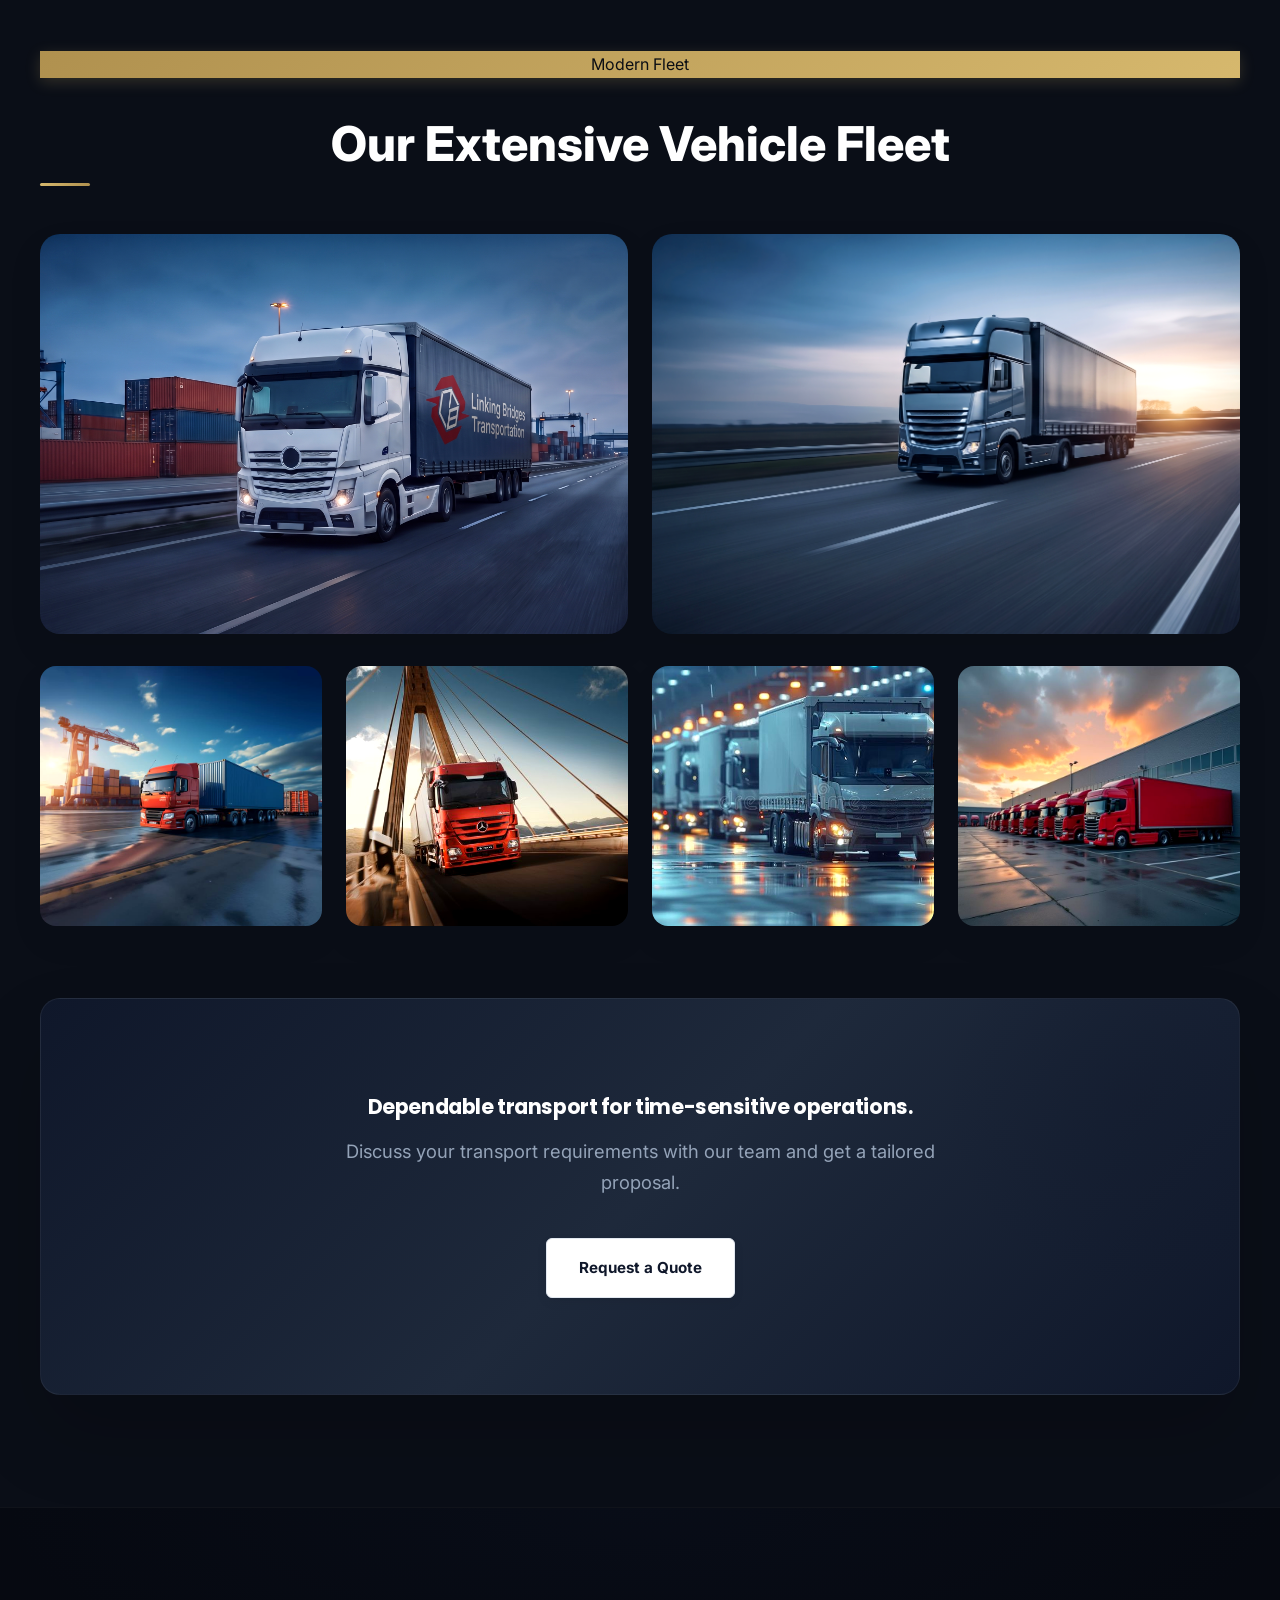
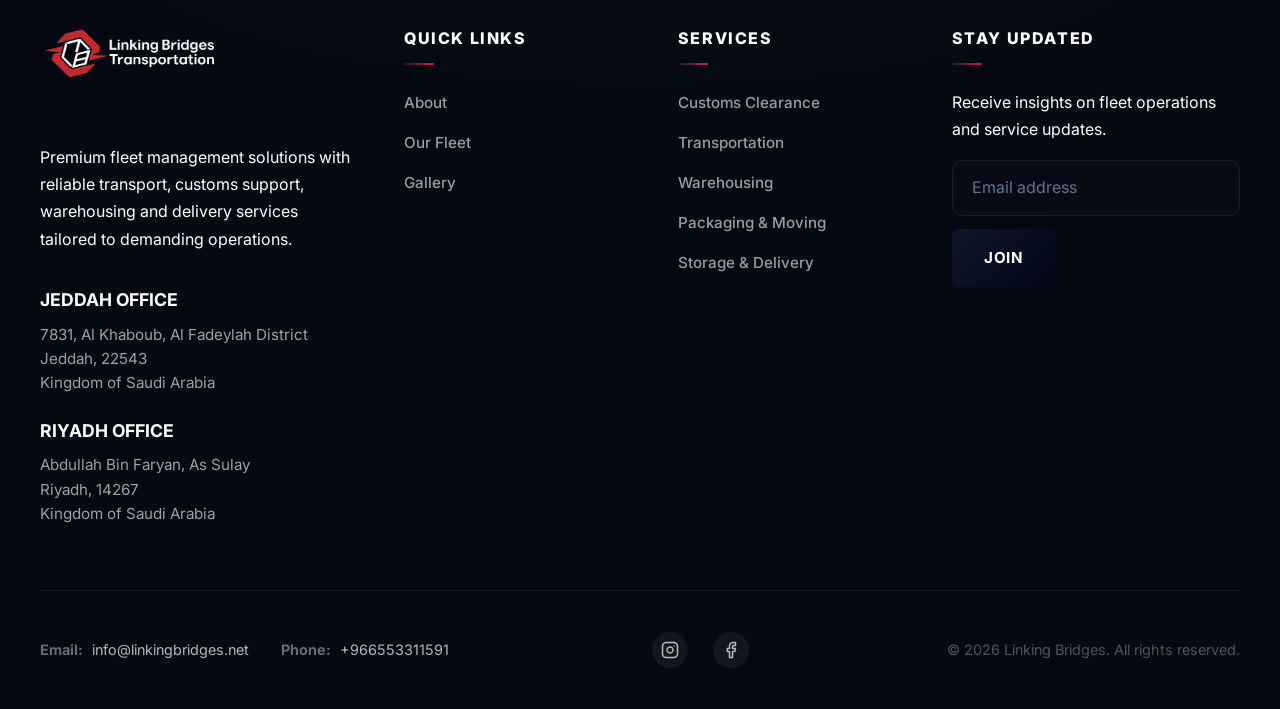
<file: pages/transportation-services.html>
<!DOCTYPE html>
<html lang="en">
  <head>
    <meta charset="UTF-8" />
    <meta name="viewport" content="width=device-width, initial-scale=1.0" />
    <title>Transportation Services | Linking Bridge Transportation</title>
    <link rel="preconnect" href="https://fonts.googleapis.com" />
    <link rel="preconnect" href="https://fonts.gstatic.com" crossorigin />
    <link href="https://fonts.googleapis.com/css2?family=Inter:wght@400;500;600;700;800&family=Poppins:wght@600;700;800&display=swap" rel="stylesheet" />
    <link rel="stylesheet" href="/assets/css/styles.css" />
  </head>
  <body class="dark-page">
    <header id="site-header"></header>
    <main class="container section">
      <div class="page-hero reveal">
        <div class="hero-copy">
          <div class="breadcrumb"><a href="/index.html">Home</a> / <a href="/pages/services.html">Services</a> / Transportation Services</div>
          <div class="eyebrow">Transportation Services</div>
          <h1>Reliable road movement with live visibility and disciplined execution.</h1>
          <p class="section-intro">We coordinate vehicle scheduling, route planning and status updates so your cargo reaches its destination on time and in control.</p>
        </div>
        <div class="page-hero-image">
          <img src="/assets/images/gallery/transportation-img1.jpg" alt="Transportation Logistics" />
        </div>
      </div>
      <section class="section-sm">
        <div class="pdf-partner-content reveal">
          <h2 class="pdf-section-title">Scalable Land Transport Solutions</h2>
          <p style="margin-bottom: 1.5rem; line-height: 1.7; font-size: 1.05rem;">
            Whether you require intercity distribution or complex cross-border logistics, Linking Bridges operates a vast, modern fleet designed to handle your cargo with absolute reliability. Our transportation network spans the entirety of Saudi Arabia and extends into the broader GCC region.
          </p>
          <p style="margin-bottom: 2rem; line-height: 1.7; font-size: 1.05rem;">
            Backed by advanced GPS tracking and a 24/7 centralized dispatch center, we guarantee total visibility over your supply chain. We tailor our fleet deployment to match your exact volume, timeline, and cargo requirements.
          </p>
          
          <h3 style="font-size: 1.4rem; font-weight: 800; text-transform: uppercase; margin-bottom: 1rem;">Core Transport Services</h3>
          <ul class="list-check" style="display: grid; gap: 1rem;">
            <li><strong>Full Truckload (FTL) & Less-Than-Truckload (LTL):</strong> Scalable capacity for any shipment size.</li>
            <li><strong>Specialized Heavy Haulage:</strong> Lowbeds, flatbeds, and modular trailers for oversized industrial equipment.</li>
            <li><strong>Temperature-Controlled Transit:</strong> Reefer trucks maintaining strict cold-chain integrity for food and pharmaceuticals.</li>
            <li><strong>Dedicated Fleet Operations:</strong> Exclusive use of branded vehicles and drivers acting as an extension of your business.</li>
            <li><strong>Live Telematics:</strong> Real-time location sharing, route optimization, and digital proof of delivery.</li>
          </ul>
        </div>
      </section>

      <!-- FLEET GALLERY SECTION -->
      <section class="section-sm reveal">
        <div style="text-align: center; margin-bottom: 3rem;">
          <p class="eyebrow" style="margin-bottom: 0.5rem; justify-content: center;">Modern Fleet</p>
          <h2 class="pdf-section-title">Our Extensive Vehicle Fleet</h2>
        </div>
        <div class="pdf-partner-images reveal" style="margin-bottom: 2rem;">
          <img src="/assets/images/new images/Change_truck_to_truck_2K_202607192258.jpeg" alt="Linking Bridges Highway Fleet" class="partner-img" />
          <img src="/assets/images/new images/Remove_gradient_text_upscale_2K_202607192322.jpeg" alt="Logistics Transport Hub" class="partner-img" />
        </div>
        <div class="reveal" style="display: grid; grid-template-columns: repeat(auto-fit, minmax(250px, 1fr)); gap: 1.5rem;">
          <div style="overflow: hidden; border-radius: 16px; box-shadow: 0 15px 35px rgba(0,0,0,0.06);">
            <img src="/assets/images/hero/Best Project Cargo Company in India.jpg" alt="Fleet Transport Solutions" style="width: 100%; height: 260px; object-fit: cover; transition: transform 0.5s ease; display: block;" onmouseover="this.style.transform='scale(1.05)'" onmouseout="this.style.transform='scale(1)'" />
          </div>
          <div style="overflow: hidden; border-radius: 16px; box-shadow: 0 15px 35px rgba(0,0,0,0.06);">
            <img src="/assets/images/hero/download.jpg" alt="Logistics Fleet Management" style="width: 100%; height: 260px; object-fit: cover; transition: transform 0.5s ease; display: block;" onmouseover="this.style.transform='scale(1.05)'" onmouseout="this.style.transform='scale(1)'" />
          </div>
          <div style="overflow: hidden; border-radius: 16px; box-shadow: 0 15px 35px rgba(0,0,0,0.06);">
            <img src="/assets/images/hero/A group of trucks in the logistics center are preparing to load or unload goods from the.jpg" alt="Logistics Center Fleet" style="width: 100%; height: 260px; object-fit: cover; transition: transform 0.5s ease; display: block;" onmouseover="this.style.transform='scale(1.05)'" onmouseout="this.style.transform='scale(1)'" />
          </div>
          <div style="overflow: hidden; border-radius: 16px; box-shadow: 0 15px 35px rgba(0,0,0,0.06);">
            <img src="/assets/images/hero/LLC Kingdom Minded.jpg" alt="Kingdom Minded Fleet" style="width: 100%; height: 260px; object-fit: cover; transition: transform 0.5s ease; display: block;" onmouseover="this.style.transform='scale(1.05)'" onmouseout="this.style.transform='scale(1)'" />
          </div>
        </div>
      </section>
      <section class="banner reveal">
        <strong>Dependable transport for time-sensitive operations.</strong>
        <p>Discuss your transport requirements with our team and get a tailored proposal.</p>
        <a class="btn btn-secondary" href="contact.html">Request a Quote</a>
      </section>
    </main>
    <footer id="site-footer"></footer>
    <script src="/assets/js/script.js"></script>
  </body>
</html>
</file>
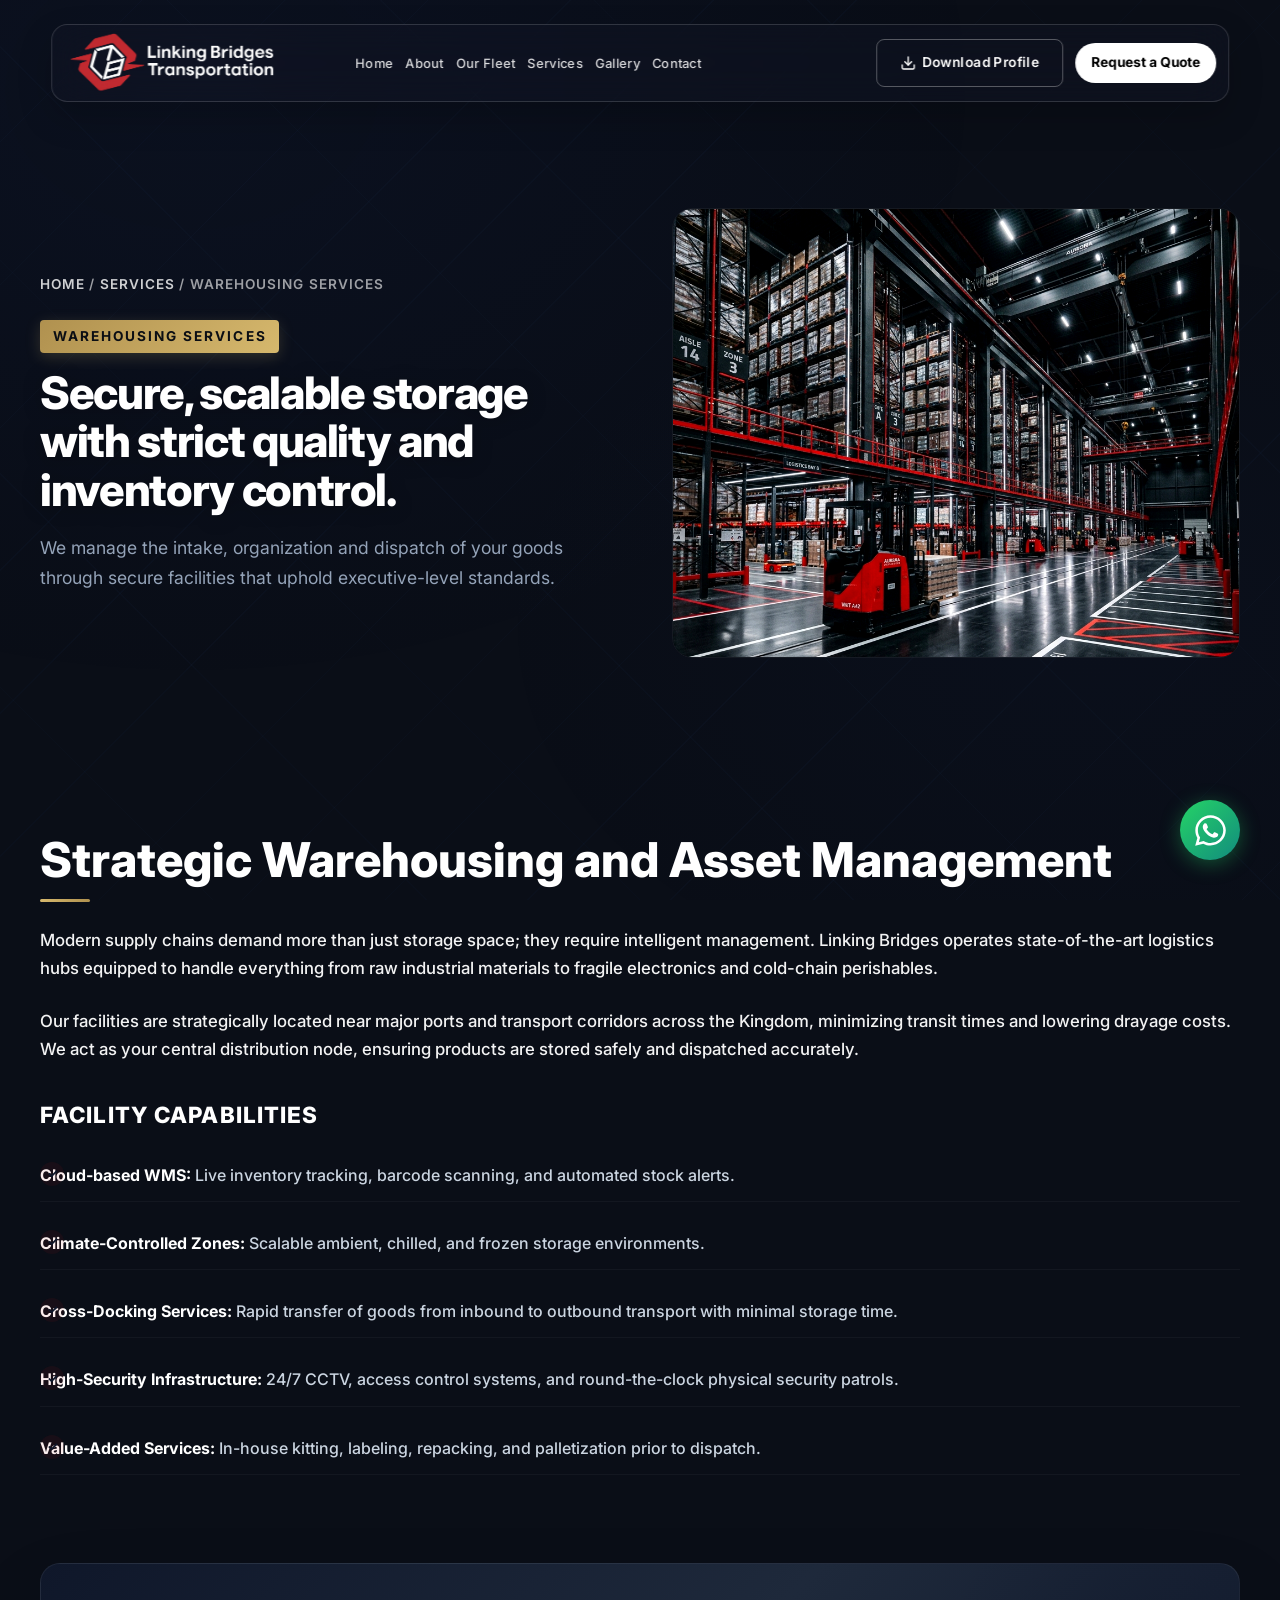
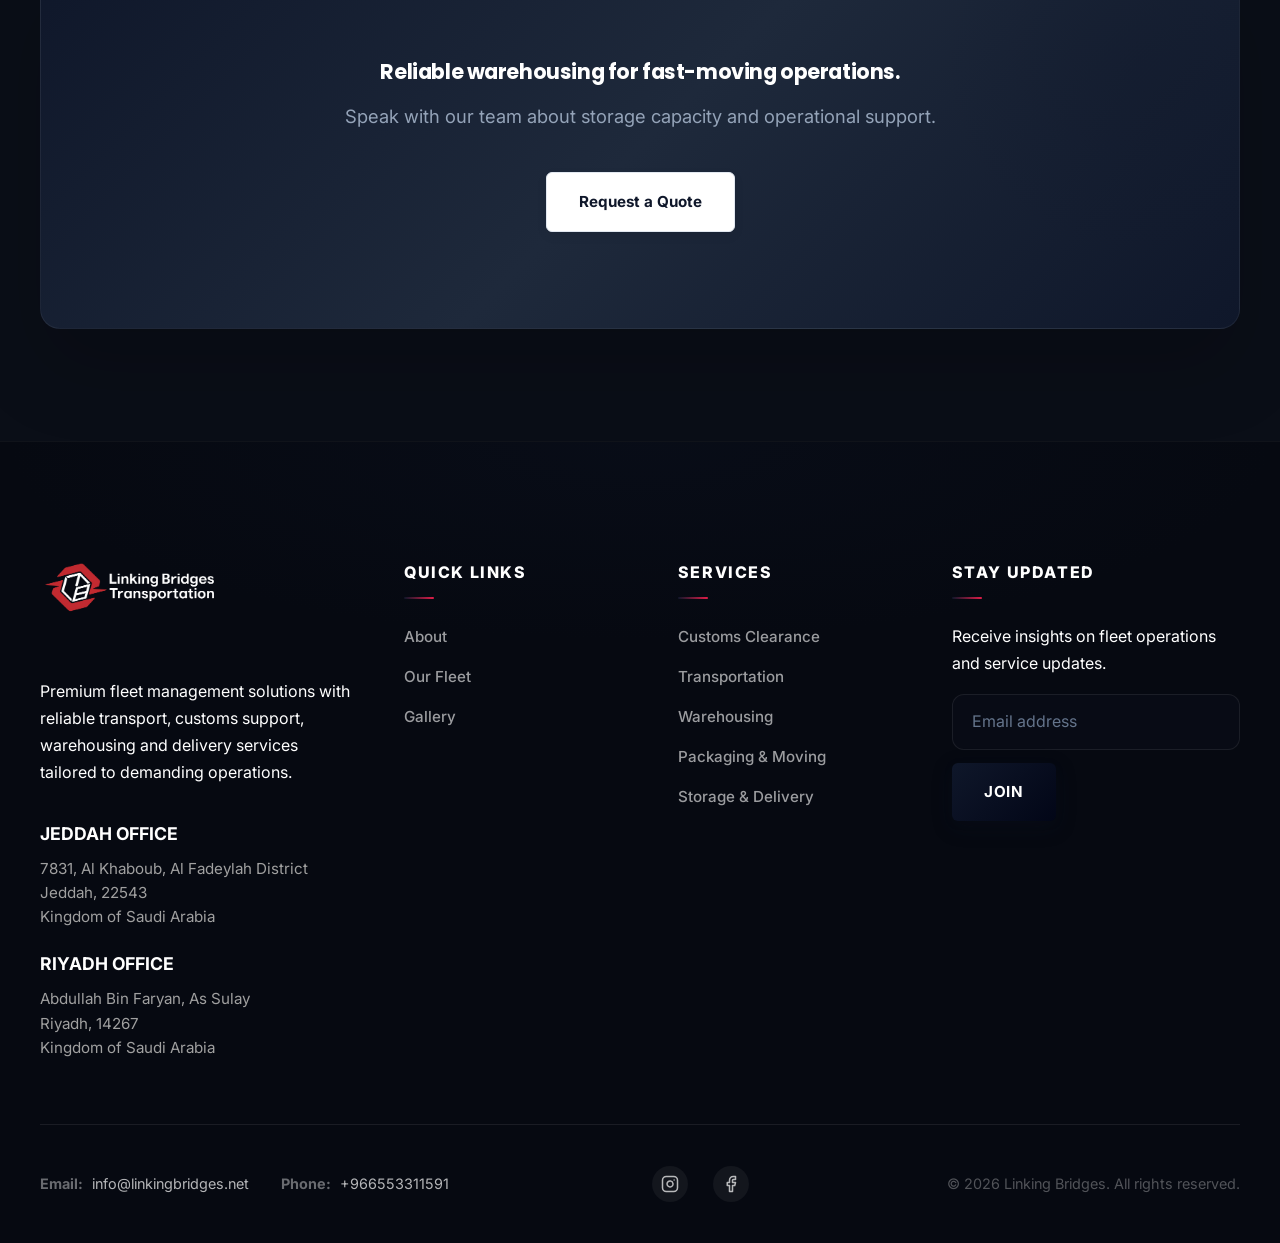
<file: pages/warehousing-services.html>
<!DOCTYPE html>
<html lang="en">
  <head>
    <meta charset="UTF-8" />
    <meta name="viewport" content="width=device-width, initial-scale=1.0" />
    <title>Warehousing Services | Linking Bridge Transportation</title>
    <link rel="preconnect" href="https://fonts.googleapis.com" />
    <link rel="preconnect" href="https://fonts.gstatic.com" crossorigin />
    <link href="https://fonts.googleapis.com/css2?family=Inter:wght@400;500;600;700;800&family=Poppins:wght@600;700;800&display=swap" rel="stylesheet" />
    <link rel="stylesheet" href="/assets/css/styles.css" />
  </head>
  <body class="dark-page">
    <header id="site-header"></header>
    <main class="container section">
      <div class="page-hero reveal">
        <div class="hero-copy">
          <div class="breadcrumb"><a href="/index.html">Home</a> / <a href="/pages/services.html">Services</a> / Warehousing Services</div>
          <div class="eyebrow">Warehousing Services</div>
          <h1>Secure, scalable storage with strict quality and inventory control.</h1>
          <p class="section-intro">We manage the intake, organization and dispatch of your goods through secure facilities that uphold executive-level standards.</p>
        </div>
        <div class="page-hero-image">
          <img src="/assets/images/gallery/warehousing_1784225150828.png" alt="Warehouse logistics facility" />
        </div>
      </div>
      <section class="section-sm">
        <div class="pdf-partner-content reveal">
          <h2 class="pdf-section-title">Strategic Warehousing and Asset Management</h2>
          <p style="margin-bottom: 1.5rem; line-height: 1.7; font-size: 1.05rem;">
            Modern supply chains demand more than just storage space; they require intelligent management. Linking Bridges operates state-of-the-art logistics hubs equipped to handle everything from raw industrial materials to fragile electronics and cold-chain perishables.
          </p>
          <p style="margin-bottom: 2rem; line-height: 1.7; font-size: 1.05rem;">
            Our facilities are strategically located near major ports and transport corridors across the Kingdom, minimizing transit times and lowering drayage costs. We act as your central distribution node, ensuring products are stored safely and dispatched accurately.
          </p>
          
          <h3 style="font-size: 1.4rem; font-weight: 800; text-transform: uppercase; margin-bottom: 1rem;">Facility Capabilities</h3>
          <ul class="list-check" style="display: grid; gap: 1rem;">
            <li><strong>Cloud-based WMS:</strong> Live inventory tracking, barcode scanning, and automated stock alerts.</li>
            <li><strong>Climate-Controlled Zones:</strong> Scalable ambient, chilled, and frozen storage environments.</li>
            <li><strong>Cross-Docking Services:</strong> Rapid transfer of goods from inbound to outbound transport with minimal storage time.</li>
            <li><strong>High-Security Infrastructure:</strong> 24/7 CCTV, access control systems, and round-the-clock physical security patrols.</li>
            <li><strong>Value-Added Services:</strong> In-house kitting, labeling, repacking, and palletization prior to dispatch.</li>
          </ul>
        </div>
      </section>
      <section class="banner reveal">
        <strong>Reliable warehousing for fast-moving operations.</strong>
        <p>Speak with our team about storage capacity and operational support.</p>
        <a class="btn btn-secondary" href="contact.html">Request a Quote</a>
      </section>
    </main>
    <footer id="site-footer"></footer>
    <script src="/assets/js/script.js"></script>
  </body>
</html>
</file>
<file: assets/css/styles.css>
/* ============================================
   LINKING BRIDGES TRANSPORTATION — PREMIUM CSS
   ============================================ */

:root {
  --primary: #0f172a; /* Navy Blue */
  --primary-dark: #020617;
  --primary-glow: rgba(15, 23, 42, 0.25);
  --gold: #e11d48; /* Red accent */
  --gold-soft: rgba(225, 29, 72, 0.15);
  --dark: #0f172a; /* Navy Blue */
  --dark-2: #1e293b; /* Lighter Navy */
  --text: #1e293b;
  --text-secondary: #475569;
  --muted: #94a3b8;
  --surface: #ffffff;
  --surface-warm: #f8fafc;
  --surface-cool: #f1f5f9;
  --border: #e2e8f0;
  --border-light: #f1f5f9;
  --shadow-xs: 0 1px 3px rgba(0,0,0,0.04);
  --shadow-sm: 0 4px 12px rgba(0,0,0,0.06);
  --shadow: 0 12px 40px rgba(0,0,0,0.08);
  --shadow-lg: 0 24px 64px rgba(0,0,0,0.12);
  --shadow-xl: 0 40px 80px rgba(0,0,0,0.16);
  --radius: 12px;
  --radius-lg: 20px;
  --radius-xl: 28px;
  --container: min(1200px, calc(100% - 2.5rem));
  --transition: cubic-bezier(0.25, 0.8, 0.25, 1);
  --transition-spring: cubic-bezier(0.34, 1.56, 0.64, 1);
}

* {
  box-sizing: border-box;
}

html {
  scroll-behavior: smooth;
}

body {
  margin: 0;
  font-family: 'Inter', -apple-system, 'Segoe UI', Roboto, sans-serif;
  color: var(--text);
  background: var(--surface);
  line-height: 1.7;
  overflow-x: hidden;
  -webkit-font-smoothing: antialiased;
  -moz-osx-font-smoothing: grayscale;
}

body.is-loading {
  overflow: hidden;
}

a {
  color: inherit;
  text-decoration: none;
}

img {
  display: block;
  max-width: 100%;
}

button,
input,
select,
textarea {
  font: inherit;
}

.container {
  width: var(--container);
  margin: 0 auto;
}

.section {
  padding: 7rem 0;
}

.section-sm {
  padding: 4.5rem 0;
}

.section-title {
  font-size: clamp(2rem, 2.8vw, 3rem);
  margin: 0 0 1rem;
  font-family: 'Poppins', 'Segoe UI', sans-serif;
  color: var(--dark);
  letter-spacing: -0.03em;
  line-height: 1.15;
  text-transform: uppercase;
  font-weight: 800;
}

.section-intro {
  max-width: 740px;
  color: var(--text-secondary);
  margin-bottom: 3rem;
  font-size: 1.15rem;
  line-height: 1.7;
}

/* ============================================
   LOADER
   ============================================ */

.page-loader {
  position: fixed;
  inset: 0;
  z-index: 9999;
  display: grid;
  place-items: center;
  background: linear-gradient(135deg, var(--primary) 0%, var(--primary-dark) 100%);
  transition: opacity 500ms ease, visibility 500ms ease;
}

.page-loader.is-hidden {
  opacity: 0;
  visibility: hidden;
  pointer-events: none;
}

.loader-card {
  display: flex;
  flex-direction: column;
  align-items: center;
  gap: 1.5rem;
}

.loader-hexagon {
  width: 60px;
  height: 60px;
  position: relative;
  border-left: 4px solid #ffffff;
  border-right: 4px solid #ffffff;
  border-radius: 5px;
  animation: spinPulse 1.5s cubic-bezier(0.25, 0.8, 0.25, 1) infinite;
}

.loader-hexagon::before,
.loader-hexagon::after {
  content: "";
  position: absolute;
  top: 0;
  left: 0;
  right: 0;
  bottom: 0;
  border-left: 4px solid #ffffff;
  border-right: 4px solid #ffffff;
  border-radius: 5px;
}

.loader-hexagon::before {
  transform: rotate(60deg);
}

.loader-hexagon::after {
  transform: rotate(-60deg);
}

@keyframes spinPulse {
  0% { transform: rotate(0deg) scale(0.8); opacity: 0.5; }
  50% { transform: rotate(180deg) scale(1.1); opacity: 1; }
  100% { transform: rotate(360deg) scale(0.8); opacity: 0.5; }
}

.loader-title {
  font-family: 'Poppins', sans-serif;
  font-weight: 700;
  font-size: 1.5rem;
  color: #ffffff;
  letter-spacing: -0.02em;
  text-align: center;
}

.loader-subtitle {
  color: rgba(255,255,255,0.7);
  font-size: 0.95rem;
}

@keyframes spin {
  to { transform: rotate(360deg); }
}

/* ============================================
   GRADIENT TEXT & BUTTONS
   ============================================ */

.gradient-text {
  background: linear-gradient(120deg, var(--primary), var(--gold));
  -webkit-background-clip: text;
  background-clip: text;
  color: transparent;
  display: inline-block;
}

.btn {
  display: inline-flex;
  align-items: center;
  justify-content: center;
  border: 0;
  border-radius: 6px;
  padding: 1rem 2rem;
  font-weight: 700;
  font-size: 0.95rem;
  cursor: pointer;
  transition: all 400ms var(--transition);
  white-space: nowrap;
  flex-shrink: 0;
  position: relative;
  overflow: hidden;
}

.btn::after {
  content: '';
  position: absolute;
  inset: 0;
  background: linear-gradient(135deg, rgba(255,255,255,0.2) 0%, transparent 50%);
  opacity: 0;
  transition: opacity 300ms ease;
}

.btn:hover::after {
  opacity: 1;
}

.btn:hover {
  transform: translateY(-3px);
}

.btn:active {
  transform: translateY(-1px);
}

.btn-primary {
  color: white;
  background: linear-gradient(135deg, var(--primary) 0%, var(--primary-dark) 100%);
  box-shadow: 0 6px 20px var(--primary-glow), 0 2px 8px rgba(0,0,0,0.1);
  text-transform: uppercase;
  letter-spacing: 0.06em;
}

.btn-primary:hover {
  box-shadow: 0 12px 32px var(--primary-glow), 0 4px 12px rgba(0,0,0,0.15);
  transform: translateY(-3px);
}

.btn-outline {
  display: inline-flex;
  align-items: center;
  justify-content: center;
  border: 2px solid var(--dark);
  border-radius: 6px;
  padding: 0.9rem 2rem;
  font-weight: 700;
  font-size: 0.95rem;
  cursor: pointer;
  transition: all 400ms var(--transition);
  white-space: nowrap;
  flex-shrink: 0;
  background: transparent;
  color: var(--dark);
  text-transform: uppercase;
  letter-spacing: 0.04em;
}

.btn-outline:hover {
  background: var(--dark);
  color: white !important;
  box-shadow: 0 8px 24px rgba(0,0,0,0.2);
}

.btn-secondary {
  color: var(--dark);
  background: white;
  border: 1px solid var(--border);
  box-shadow: var(--shadow-sm);
}

.btn-secondary:hover {
  border-color: rgba(0, 0, 0, 0.15);
  box-shadow: var(--shadow);
}

.btn-ghost {
  color: white;
  border: 1px solid rgba(255, 255, 255, 0.3);
  background: rgba(255, 255, 255, 0.08);
  backdrop-filter: blur(12px);
}

.btn-ghost:hover {
  background: rgba(255, 255, 255, 0.18);
  border-color: rgba(255, 255, 255, 0.5);
}

/* ============================================
   HEADER
   ============================================ */

.site-header {
  position: fixed !important;
  top: 2rem !important;
  left: 50% !important;
  transform: translateX(-50%) !important;
  width: 92% !important;
  max-width: 1400px !important;
  background: rgba(26, 32, 44, 0.6) !important;
  backdrop-filter: blur(12px) !important;
  -webkit-backdrop-filter: blur(12px) !important;
  border: 1px solid rgba(255, 255, 255, 0.1) !important;
  border-radius: 12px !important;
  box-shadow: 0 10px 40px rgba(0, 0, 0, 0.3) !important;
  z-index: 9999 !important; /* Force to top */
}
.site-header .container {
  max-width: 100% !important;
  padding: 0 1.5rem !important;
}
.site-header .container {
  max-width: 100% !important;
  padding: 0 1.5rem !important;
}

.header-inner {
  display: flex;
  align-items: center;
  justify-content: flex-start;
  padding: 0.8rem 1.5rem;
  gap: 3.5rem;
}

@media (max-width: 1024px) {
  .header-inner {
    justify-content: space-between !important;
  }
}

.brand {
  display: flex;
  align-items: center;
  gap: 0.85rem;
  font-weight: 800;
  letter-spacing: 0.03em;
  color: white;
  flex-shrink: 0;
}

.brand-wordmark {
  display: block;
  max-height: 55px;
  min-height: 40px;
  width: auto;
  object-fit: contain;
}

.brand-wordmark-loader {
  max-height: 72px;
  min-height: 52px;
  margin: 0 auto 0.5rem;
}

@media (max-width: 640px) {
  .brand-wordmark {
    max-height: 40px;
    min-height: 32px;
  }
  .brand-wordmark-loader {
    max-height: 56px;
    min-height: 40px;
  }
}

.nav-links {
  display: flex;
  align-items: center;
  gap: 1.5rem;
  list-style: none;
  margin: 0;
  padding: 0;
}

.nav-links a:not(.btn) {
  font-size: 0.9rem;
  font-weight: 700;
  color: var(--dark);
  text-transform: uppercase;
  letter-spacing: 0.06em;
  padding: 0.5rem 0;
  position: relative;
  transition: color 220ms ease;
  white-space: nowrap;
}

.nav-links a:not(.btn)::after {
  content: '';
  position: absolute;
  left: 0;
  bottom: -4px;
  width: 0;
  height: 3px;
  background: linear-gradient(90deg, var(--primary), var(--gold));
  transition: width 300ms var(--transition);
  border-radius: 2px;
}

.nav-links a:not(.btn):hover::after,
.nav-links a:not(.btn).active::after {
  width: 100%;
}

.nav-links a:not(.btn):hover,
.nav-links a:not(.btn).active {
  color: var(--primary);
}

.dropdown {
  position: relative;
}

.dropdown-menu {
  position: absolute;
  top: 100%;
  left: 0;
  min-width: 260px;
  background: rgba(20, 20, 20, 0.95);
  backdrop-filter: blur(24px) saturate(1.5);
  -webkit-backdrop-filter: blur(24px) saturate(1.5);
  border: 1px solid rgba(255, 255, 255, 0.08);
  border-radius: var(--radius);
  padding: 0.6rem;
  box-shadow: 0 16px 48px rgba(0, 0, 0, 0.35);
  display: grid;
  gap: 0.2rem;
  opacity: 0;
  visibility: hidden;
  transform: translateY(12px);
  transition: all 250ms var(--transition);
}

.dropdown:hover .dropdown-menu,
.dropdown:focus-within .dropdown-menu {
  opacity: 1;
  visibility: visible;
  transform: translateY(0);
  margin-top: 1rem;
}

.dropdown-menu a {
  display: block;
  padding: 0.8rem 1.1rem;
  border-radius: 8px;
  color: rgba(255,255,255,0.8);
  transition: all 200ms ease;
  font-size: 0.95rem;
}

.dropdown-menu a:hover {
  background: rgba(255, 255, 255, 0.1);
  color: white;
  transform: none;
}

.nav-toggle {
  display: none;
  background: transparent;
  border: 0;
  font-size: 1.35rem;
}

/* ============================================
   HERO SECTION — DESKTOP
   ============================================ */

.hero {
  position: relative;
  min-height: 88vh;
  display: flex;
  align-items: center;
  color: var(--text);
  isolation: isolate;
  overflow: hidden;
  background: var(--dark);
}

.hero-image {
  position: absolute;
  top: 0;
  left: 0;
  width: 100%;
  height: 100%;
  z-index: 0;
}

.hero-image img {
  width: 100%;
  height: 100%;
  object-fit: cover;
  object-position: center right;
  opacity: 1;
  transition: transform 0.1s linear;
  will-change: transform;
}

@keyframes zoomBg {
  from { transform: scale(1); }
  to { transform: scale(1.08); }
}

.hero::before {
  content: '';
  position: absolute;
  inset: 0;
  background: linear-gradient(
    100deg,
    rgba(255,255,255,0.98) 0%,
    rgba(255,255,255,0.92) 30%,
    rgba(255,255,255,0.6) 50%,
    transparent 70%
  );
  z-index: 1;
}

.hero::after {
  content: '';
  position: absolute;
  bottom: 0;
  left: 0;
  right: 0;
  height: 120px;
  background: linear-gradient(to top, rgba(255,255,255,0.9), transparent);
  z-index: 1;
}

.hero-content {
  position: relative;
  z-index: 2;
  max-width: 45vw;
  margin: 0;
  padding: 6rem 0 6rem 4vw;
}

.hero-content > * {
  max-width: 100%;
}

.hero .eyebrow {
  display: inline-block;
  color: var(--primary);
  background: var(--primary-glow);
  padding: 0.4rem 1rem;
  font-size: 0.85rem;
  font-weight: 800;
  letter-spacing: 0.12em;
  text-transform: uppercase;
  margin-bottom: 1.2rem;
  border: none;
  border-radius: 4px;
  backdrop-filter: blur(8px);
}

.hero h1,
.hero-headline {
  font-family: 'Poppins', 'Segoe UI', sans-serif;
  font-size: clamp(2.4rem, 4.2vw, 5.2rem);
  line-height: 1.1;
  max-width: 900px;
  margin: 0;
  letter-spacing: -0.03em;
  font-weight: 900;
  text-transform: none;
  color: var(--dark);
  white-space: nowrap;
}

.hero-headline span {
  color: var(--primary);
  display: block;
  position: relative;
}

.hero p {
  font-size: 1.1rem;
  max-width: 520px;
  color: var(--text-secondary);
  font-weight: 450;
  margin-bottom: 2.5rem;
  line-height: 1.7;
}

.hero-actions {
  display: flex;
  gap: 1.2rem;
  flex-wrap: wrap;
  margin-bottom: 2.5rem;
}

.hero-badges {
  display: flex;
  flex-wrap: wrap;
  gap: 1rem;
  margin-top: 1rem;
}

.hero-badges span {
  display: inline-flex;
  align-items: center;
  gap: 0.5rem;
  padding: 0.5rem 1rem;
  background: rgba(255,255,255,0.7);
  backdrop-filter: blur(8px);
  border: 1px solid var(--border-light);
  border-radius: 6px;
  font-size: 0.85rem;
  font-weight: 700;
  color: var(--dark);
  text-transform: uppercase;
  letter-spacing: 0.04em;
}

.hero-badges i {
  color: var(--primary);
  font-size: 1.1rem;
}

/* Scroll indicator */
.hero-scroll-indicator {
  position: absolute;
  bottom: 2rem;
  left: 50%;
  transform: translateX(-50%);
  z-index: 3;
  display: flex;
  flex-direction: column;
  align-items: center;
  gap: 0.5rem;
  animation: scrollBounce 2s ease-in-out infinite;
}

.hero-scroll-indicator span {
  font-size: 0.75rem;
  text-transform: uppercase;
  letter-spacing: 0.15em;
  color: var(--muted);
  font-weight: 600;
}

.hero-scroll-indicator::after {
  content: '';
  width: 2px;
  height: 24px;
  background: linear-gradient(to bottom, var(--primary), transparent);
  border-radius: 2px;
}

@keyframes scrollBounce {
  0%, 100% { transform: translateX(-50%) translateY(0); }
  50% { transform: translateX(-50%) translateY(8px); }
}

/* ============================================
   HERO — MOBILE (Premium Cinematic)
   ============================================ */

@media (max-width: 900px) {
  .hero {
    min-height: 55vh;
    flex-direction: column;
    align-items: stretch;
    background: var(--dark);
    overflow: hidden;
  }

  /* Cinematic dark gradient overlay on mobile */
  .hero::before {
    display: block;
    content: '';
    position: absolute;
    inset: 0;
    background: linear-gradient(
      to bottom,
      rgba(0,0,0,0.6) 0%,
      rgba(0,0,0,0.3) 40%,
      rgba(0,0,0,0.7) 100%
    );
    z-index: 1;
  }

  .hero::after {
    display: block;
    content: '';
    position: absolute;
    bottom: 0;
    left: 0;
    right: 0;
    height: 120px;
    background: linear-gradient(to top, var(--dark), transparent);
    z-index: 1;
  }

  /* Image stays as absolute full-bleed background */
  .hero-image {
    position: absolute !important;
    top: 0 !important;
    left: 0 !important;
    width: 100% !important;
    height: 100% !important;
    z-index: 0;
  }

  .hero-image img {
    width: 100%;
    height: 100%;
    display: block;
    object-fit: cover;
    object-position: 80% center; /* Focus on the truck on the right side */
    opacity: 0;
    animation: zoomInHero 1.5s cubic-bezier(0.2, 0.8, 0.2, 1) forwards;
  }

  @keyframes zoomInHero {
    from {
      opacity: 0;
      transform: scale(1.15);
    }
    to {
      opacity: 1;
      transform: scale(1);
    }
  }

  /* Text overlaid on image */
  .hero-content {
    position: relative;
    z-index: 2;
    max-width: 100%;
    width: 100%;
    padding: 6rem 1.8rem 3rem !important;
    margin: 0 !important;
    background: transparent;
    display: flex;
    flex-direction: column;
    justify-content: flex-end;
    min-height: 55vh;
  }

  .hero h1,
  .hero-headline {
    font-size: clamp(2rem, 9vw, 3rem);
    white-space: normal;
    color: #ffffff;
    text-shadow: none;
    margin-bottom: 0;
  }

  .hero-headline span {
    color: var(--primary);
  }

  .hero-scroll-indicator {
    display: none;
  }
}

@media (max-width: 640px) {
  .hero {
    min-height: 60vh;
  }
  .hero-content {
    padding: 5rem 1.4rem 2rem !important;
    min-height: 60vh;
  }

  .hero h1,
  .hero-headline {
    font-size: clamp(1.8rem, 8vw, 2.6rem);
  }
}

/* ============================================
   STAT STRIP
   ============================================ */

.stat-strip {
  padding: 4rem 0;
  background: linear-gradient(135deg, var(--dark) 0%, var(--dark-2) 100%);
  color: #ffffff;
  border-top: 4px solid var(--primary);
  position: relative;
  z-index: 10;
  overflow: hidden;
}

.stat-strip::before {
  content: '';
  position: absolute;
  top: -50%;
  right: -10%;
  width: 500px;
  height: 500px;
  background: radial-gradient(circle, var(--primary-glow) 0%, transparent 70%);
  pointer-events: none;
}

.stat-grid {
  display: grid;
  grid-template-columns: repeat(4, 1fr);
  gap: 1rem;
}

.stat-card {
  padding: 1.5rem 0.5rem;
  text-align: center;
  position: relative;
}

.stat-card:not(:last-child)::after {
  content: '';
  position: absolute;
  right: 0;
  top: 20%;
  bottom: 20%;
  width: 1px;
  background: rgba(255, 255, 255, 0.12);
}

.stat-card strong {
  display: block;
  font-size: clamp(2.5rem, 4vw, 3.5rem);
  font-family: 'Poppins', sans-serif;
  font-weight: 900;
  color: #ffffff;
  margin-bottom: 0.4rem;
  line-height: 1;
  background: linear-gradient(135deg, #ffffff 0%, rgba(255,255,255,0.8) 100%);
  -webkit-background-clip: text;
  background-clip: text;
  -webkit-text-fill-color: transparent;
}

.stat-card span {
  color: var(--gold);
  font-size: 0.9rem;
  font-weight: 700;
  text-transform: uppercase;
  letter-spacing: 0.12em;
}

/* ============================================
   GRID LAYOUTS
   ============================================ */

.grid-2 {
  display: grid;
  grid-template-columns: 1.1fr 0.9fr;
  gap: 4rem;
  align-items: center;
}

.grid-3 {
  display: grid;
  grid-template-columns: repeat(3, 1fr);
  gap: 2rem;
}

.grid-4 {
  display: grid;
  grid-template-columns: repeat(4, 1fr);
  gap: 1.5rem;
}

/* ============================================
   CARDS — PREMIUM DESIGN
   ============================================ */

.card {
  background: var(--surface);
  border: 1px solid var(--border-light);
  border-radius: var(--radius);
  box-shadow: var(--shadow-xs);
  transition: all 500ms var(--transition);
  overflow: hidden;
  position: relative;
}

.card::before {
  content: '';
  position: absolute;
  top: 0;
  left: 0;
  right: 0;
  height: 3px;
  background: linear-gradient(90deg, var(--primary), var(--gold));
  transform: scaleX(0);
  transform-origin: left;
  transition: transform 400ms var(--transition);
}

.card:hover::before {
  transform: scaleX(1);
}

.card:hover {
  transform: translateY(-8px);
  box-shadow: 0 20px 40px rgba(0,0,0,0.08), 0 1px 3px rgba(0,0,0,0.03);
  border-color: rgba(196,30,30,0.2);
}

.service-card,
.feature-card,
.info-card,
.gallery-card {
  padding: 2.5rem;
}

.feature-card {
  padding: 1.8rem;
  text-align: left;
}

.feature-card .icon-wrapper {
  display: inline-flex;
  align-items: center;
  justify-content: center;
  width: 52px;
  height: 52px;
  background: linear-gradient(135deg, rgba(196,30,30,0.08), rgba(200,163,95,0.08));
  border-radius: var(--radius);
  margin-bottom: 1.2rem;
  transition: all 300ms var(--transition);
}

.card:hover .feature-card .icon-wrapper,
.feature-card:hover .icon-wrapper {
  background: linear-gradient(135deg, rgba(196,30,30,0.15), rgba(200,163,95,0.15));
  transform: scale(1.05);
}

.feature-card .icon {
  font-size: 1.5rem;
  color: var(--primary);
  display: block;
}

.service-card .icon {
  font-size: 2.8rem;
  margin-bottom: 1.2rem;
  display: inline-flex;
  align-items: center;
  justify-content: center;
  width: 72px;
  height: 72px;
  background: linear-gradient(135deg, rgba(196,30,30,0.08), rgba(200,163,95,0.06));
  border-radius: 16px;
  color: var(--primary);
  transition: all 400ms var(--transition-spring);
}

.service-card .icon svg {
  stroke: var(--primary);
}

.service-card:hover .icon {
  transform: translateY(-5px) scale(1.1);
  background: linear-gradient(135deg, rgba(196,30,30,0.15), rgba(200,163,95,0.12));
  box-shadow: 0 10px 20px rgba(196,30,30,0.1);
}

.service-card h3,
.feature-card h3,
.info-card h3 {
  margin: 0 0 0.8rem;
  font-size: 1.3rem;
  color: var(--dark);
  font-weight: 800;
  text-transform: uppercase;
  letter-spacing: 0.02em;
}

.service-card p,
.feature-card p,
.info-card p {
  color: var(--text-secondary);
  margin: 0 0 1.5rem 0;
  line-height: 1.7;
  font-size: 1rem;
}

/* ============================================
   OPERATIONS PAGE STYLES
   ============================================ */

.ops-grid-section {
  align-items: center;
  gap: 4rem;
  margin-bottom: 3rem;
}

.ops-grid-reverse {
  direction: rtl;
}

.ops-grid-reverse > * {
  direction: ltr;
}

.ops-section-heading {
  font-size: 1.8rem;
  margin-bottom: 1rem;
  color: var(--primary);
}

.ops-image-wrap {
  border-radius: 20px;
  overflow: hidden;
  box-shadow: 0 10px 40px rgba(0,0,0,0.15);
  line-height: 0;
}

.ops-image-wrap img {
  width: 100%;
  height: auto;
  display: block;
  object-fit: cover;
  border-radius: 20px;
  transition: transform 500ms ease;
}

.ops-image-wrap:hover img {
  transform: scale(1.03);
}

@media (max-width: 960px) {
  .ops-grid-section {
    gap: 2rem;
    margin-bottom: 2.5rem;
  }

  .ops-grid-reverse {
    direction: ltr;
  }

  .ops-section-heading {
    font-size: 1.4rem;
  }
}

.service-card a {
  display: inline-flex;
  align-items: center;
  font-weight: 700;
  font-size: 0.9rem;
  text-transform: uppercase;
  color: var(--primary);
  letter-spacing: 0.08em;
  transition: all 300ms ease;
  gap: 0.3rem;
}

.service-card a:hover {
  color: var(--dark);
  gap: 0.6rem;
}

/* ============================================
   VISUALS & IMAGES
   ============================================ */

.about-visual img,
.operations-visual img,
.fleet-visual img,
.gallery-card img {
  width: 100%;
  height: auto;
  object-fit: cover;
  border-radius: var(--radius);
  box-shadow: var(--shadow);
  transition: all 600ms var(--transition);
}

.about-visual {
  position: relative;
}

.premium-image-group {
  position: relative;
  display: block;
  padding-bottom: 2rem;
}

.premium-image-group .img-main {
  width: 85%;
  margin-left: 0;
  position: relative;
  z-index: 1;
  border: 1px solid var(--border);
}

.premium-image-group .img-secondary {
  position: absolute;
  width: 55%;
  bottom: 0;
  right: 0;
  z-index: 2;
  border: 8px solid #ffffff;
  box-shadow: var(--shadow-lg);
}

.about-visual::before {
  content: '';
  position: absolute;
  top: -20px;
  right: -20px;
  bottom: 20px;
  left: 20px;
  background: linear-gradient(135deg, rgba(196,30,30,0.04), rgba(200,163,95,0.04));
  border-radius: var(--radius-xl);
  z-index: -1;
}

/* ============================================
   BANNER / CTA
   ============================================ */

.banner {
  background: linear-gradient(135deg, var(--dark) 0%, #1a1a1a 50%, var(--dark) 100%);
  color: white;
  border-radius: var(--radius-lg);
  padding: 6rem 3rem;
  box-shadow: var(--shadow-xl);
  position: relative;
  overflow: hidden;
  text-align: center;
  border-left: none;
  border: 1px solid rgba(255,255,255,0.05);
}

.banner::before {
  content: '';
  position: absolute;
  top: 0;
  left: 0;
  right: 0;
  height: 3px;
  background: linear-gradient(90deg, var(--primary), var(--gold), var(--primary));
}

.banner::after {
  content: '';
  position: absolute;
  top: -100px;
  right: -100px;
  width: 400px;
  height: 400px;
  background: radial-gradient(circle, var(--primary-glow) 0%, transparent 70%);
  z-index: 1;
}

.banner strong {
  display: block;
  font-size: clamp(2rem, 3vw, 2.6rem);
  margin-bottom: 1rem;
  position: relative;
  z-index: 2;
  line-height: 1.2;
  font-family: 'Poppins', sans-serif;
  letter-spacing: -0.02em;
}

.banner p {
  font-size: 1.15rem;
  color: rgba(255, 255, 255, 0.75);
  max-width: 640px;
  margin: 0 auto 2.5rem;
  position: relative;
  z-index: 2;
}

.banner .btn {
  position: relative;
  z-index: 2;
}

/* ============================================
   QUOTE PANEL / FORM
   ============================================ */

.quote-panel {
  background: var(--surface);
  padding: 3rem;
  border-radius: var(--radius-lg);
  border: 1px solid var(--border);
  box-shadow: var(--shadow);
}

.quote-panel h3 {
  font-size: 1.8rem;
  margin: 0 0 1rem;
  color: var(--dark);
  font-weight: 800;
  text-transform: uppercase;
  letter-spacing: -0.01em;
}

.quote-panel p {
  color: var(--text-secondary);
  margin-bottom: 2rem;
  line-height: 1.7;
}

.quote-form {
  display: grid;
  gap: 1.5rem;
}

.quote-form label {
  display: grid;
  gap: 0.5rem;
  font-weight: 700;
  font-size: 0.9rem;
  color: var(--dark);
  text-transform: uppercase;
  letter-spacing: 0.04em;
}

.quote-form input,
.quote-form select,
.quote-form textarea {
  width: 100%;
  padding: 1rem 1.2rem;
  border: 1px solid var(--border);
  border-radius: 8px;
  font-family: inherit;
  font-size: 1rem;
  transition: all 300ms var(--transition);
  background: var(--surface-warm);
  color: var(--text);
}

.quote-form input:focus,
.quote-form select:focus,
.quote-form textarea:focus {
  outline: none;
  border-color: var(--primary);
  background: var(--surface);
  box-shadow: 0 0 0 4px var(--primary-glow);
}

.quote-form textarea {
  min-height: 120px;
  resize: vertical;
}

.quote-form .btn {
  margin-top: 0.5rem;
  width: 100%;
  padding: 1.2rem;
  font-size: 1.1rem;
}

/* ============================================
   GALLERY
   ============================================ */

.gallery-grid {
  display: grid;
  grid-template-columns: repeat(3, 1fr);
  gap: 2rem;
}

.gallery-card {
  overflow: hidden;
  padding: 0;
  border: 1px solid var(--border-light);
  border-radius: var(--radius-lg);
  box-shadow: var(--shadow-sm);
}

.gallery-card img {
  height: 280px;
  transition: transform 700ms var(--transition);
  border-radius: var(--radius-lg) var(--radius-lg) 0 0;
  box-shadow: none;
}

.gallery-card:hover img {
  transform: scale(1.06);
}

.gallery-card .caption {
  padding: 1.8rem;
  background: white;
  position: relative;
  z-index: 2;
  border-top: 1px solid var(--border-light);
}

/* ============================================
   AFFILIATIONS CAROUSEL
   ============================================ */

.affiliations-carousel {
  overflow: hidden;
  width: 100%;
  padding: 3rem 0;
  position: relative;
  margin-bottom: 2rem;
  background: transparent;
}

.affiliations-carousel::before,
.affiliations-carousel::after {
  content: "";
  position: absolute;
  top: 0;
  width: 150px;
  height: 100%;
  z-index: 2;
  pointer-events: none;
}

.affiliations-carousel::before {
  left: 0;
  background: linear-gradient(to right, var(--surface) 20%, transparent);
}

.affiliations-carousel::after {
  right: 0;
  background: linear-gradient(to left, var(--surface) 20%, transparent);
}

.affiliations-track {
  display: flex;
  align-items: center;
  gap: 5rem;
  width: max-content;
  animation: scrollMarquee 35s linear infinite;
}

.affiliations-track:hover {
  animation-play-state: paused;
}

.affiliations-track img {
  width: 200px;
  height: 90px;
  object-fit: contain;
  transition: all 400ms var(--transition);
  cursor: pointer;
  opacity: 1;
  filter: none;
}

.affiliations-track img:hover {
  transform: scale(1.08);
  filter: drop-shadow(0 10px 20px rgba(0,0,0,0.08));
}

@keyframes scrollMarquee {
  0% { transform: translateX(0); }
  100% { transform: translateX(calc(-50% - 2.5rem)); }
}

/* ============================================
   FOOTER
   ============================================ */

.site-footer {
  background: linear-gradient(180deg, var(--dark) 0%, #050505 100%);
  color: #ffffff;
  padding: 6rem 0 0;
  border-top: 4px solid var(--primary);
  position: relative;
}

.site-footer::before {
  content: '';
  position: absolute;
  top: 0;
  left: 0;
  right: 0;
  height: 200px;
  background: radial-gradient(ellipse at top center, var(--primary-glow) 0%, transparent 70%);
  pointer-events: none;
}

/* WhatsApp Float Button */
.whatsapp-float {
  position: fixed;
  width: 60px;
  height: 60px;
  bottom: 40px;
  right: 40px;
  background: linear-gradient(135deg, #25d366, #128C7E);
  color: #FFF;
  border-radius: 50%;
  text-align: center;
  font-size: 30px;
  box-shadow: 0 4px 20px rgba(37, 211, 102, 0.35);
  z-index: 1000;
  display: flex;
  align-items: center;
  justify-content: center;
  transition: all 400ms var(--transition);
  animation: whatsappPulse 3s ease-in-out infinite;
}

.whatsapp-float:hover {
  transform: translateY(-5px) scale(1.05);
  box-shadow: 0 8px 30px rgba(37, 211, 102, 0.5);
}

@keyframes whatsappPulse {
  0%, 100% { box-shadow: 0 4px 20px rgba(37, 211, 102, 0.35); }
  50% { box-shadow: 0 4px 30px rgba(37, 211, 102, 0.55), 0 0 0 8px rgba(37, 211, 102, 0.1); }
}

@media (max-width: 768px) {
  .pdf-hero { 
    display: flex; 
    flex-direction: column; 
    padding: 7rem 0 0 0 !important; 
    min-height: auto;
  }
  .pdf-hero-content { 
    position: relative; 
    order: 1; 
    padding: 0 1.5rem 2rem 1.5rem !important; 
    width: 100%; 
    margin-top: 0 !important; 
  }
  .pdf-hero-bg { 
    position: relative !important; 
    order: 2; 
    height: 45vh !important; 
    min-height: 300px; 
    width: 100%;
  }
  .pdf-hero-bg::after { 
    display: none !important; 
  }
  .pdf-hero-bg img { 
    object-fit: contain !important; 
    object-position: center !important; 
  }
  .pdf-hero-headline {
    font-size: 2.5rem;
    line-height: 1.15;
    font-weight: 800;
    margin-bottom: 1rem;
    color: #fff;
    letter-spacing: -0.01em;
  }
  .pdf-services-grid { grid-template-columns: 1fr; }
  .pdf-trust-features { grid-template-columns: 1fr; gap: 1rem; }
  .pdf-stats { grid-template-columns: 1fr; }
}

@media (max-width: 768px) {
  .whatsapp-float {
    width: 52px;
    height: 52px;
    bottom: 20px;
    right: 20px;
    font-size: 26px;
  }
}

.footer-grid {
  display: grid;
  grid-template-columns: 1.4fr 1fr 1fr 1.2fr;
  gap: 3rem;
  margin-bottom: 4rem;
}

.footer-grid h4 {
  color: white;
  margin-bottom: 1.5rem;
  font-size: 1rem;
  font-weight: 800;
  text-transform: uppercase;
  letter-spacing: 0.1em;
  position: relative;
  padding-bottom: 0.8rem;
}

.footer-grid h4::after {
  content: '';
  position: absolute;
  bottom: 0;
  left: 0;
  width: 30px;
  height: 2px;
  background: linear-gradient(90deg, var(--primary), var(--gold));
  border-radius: 2px;
}

.footer-grid ul {
  list-style: none;
  padding: 0;
  margin: 0;
  display: grid;
  gap: 0.8rem;
}

.footer-grid a {
  color: rgba(255,255,255,0.6);
  transition: all 250ms ease;
  font-weight: 500;
  font-size: 0.95rem;
}

.footer-grid a:hover {
  color: var(--gold);
  padding-left: 4px;
}

.newsletter {
  display: flex;
  gap: 0.8rem;
  flex-wrap: wrap;
  margin-top: 1rem;
}

.newsletter input {
  flex: 1 1 220px;
  border: 1px solid rgba(255, 255, 255, 0.1);
  border-radius: 6px;
  padding: 1rem 1.2rem;
  background: rgba(255, 255, 255, 0.05);
  color: white;
  transition: all 300ms ease;
}

.newsletter input:focus {
  outline: none;
  border-color: var(--gold);
  background: rgba(255, 255, 255, 0.08);
}

.footer-bottom {
  display: flex;
  justify-content: space-between;
  align-items: center;
  padding: 2rem 0;
  border-top: 1px solid rgba(255, 255, 255, 0.08);
  color: rgba(255,255,255,0.4);
  font-size: 0.9rem;
  flex-wrap: wrap;
  gap: 1.5rem;
}

.footer-bottom a {
  color: rgba(255,255,255,0.7);
  margin-left: 0.3rem;
  transition: color 200ms ease;
}

.footer-bottom a:hover {
  color: var(--gold);
}

.contact-info {
  display: flex;
  gap: 2rem;
  flex-wrap: wrap;
}

.copyright {
  color: rgba(255, 255, 255, 0.3);
  font-size: 0.9rem;
}

/* ============================================
   ANIMATIONS & REVEALS
   ============================================ */

.reveal {
  opacity: 0;
  transform: translateY(30px);
  transition: opacity 800ms var(--transition), transform 800ms var(--transition);
}

.reveal.visible {
  opacity: 1;
  transform: translateY(0);
}

/* Staggered reveals for cards */
.grid-3 .reveal:nth-child(2) { transition-delay: 100ms; }
.grid-3 .reveal:nth-child(3) { transition-delay: 200ms; }
.grid-3 .reveal:nth-child(4) { transition-delay: 300ms; }
.grid-3 .reveal:nth-child(5) { transition-delay: 400ms; }
.grid-3 .reveal:nth-child(6) { transition-delay: 500ms; }

.grid-2 .reveal:nth-child(2) { transition-delay: 150ms; }

@keyframes fadeUp {
  from { opacity: 0; transform: translateY(24px); }
  to { opacity: 1; transform: translateY(0); }
}

@keyframes loading {
  0% { transform: translateX(-100%); }
  100% { transform: translateX(220%); }
}

.counter {
  font-size: 2.5rem;
  font-weight: 800;
  color: var(--primary);
}

/* ============================================
   BREADCRUMB & PAGE HERO
   ============================================ */

.breadcrumb {
  color: var(--muted);
  margin-bottom: 1.5rem;
  font-size: 0.85rem;
  text-transform: uppercase;
  letter-spacing: 0.08em;
  font-weight: 600;
}

.breadcrumb a {
  color: var(--primary);
  transition: color 200ms ease;
}

.breadcrumb a:hover {
  color: var(--primary-dark);
}

/* ============================================
   CINEMATIC PAGE HERO — shared across all pages
   ============================================ */
.cin-hero {
  position: relative;
  width: 100%;
  /* Break out of .container padding so it goes edge-to-edge */
  margin-left: calc(-1 * var(--container-pad, 2rem));
  margin-right: calc(-1 * var(--container-pad, 2rem));
  width: calc(100% + 2 * var(--container-pad, 2rem));
  min-height: 35vh;
  height: auto;
  overflow: hidden;
  display: flex;
  align-items: flex-end;
  border-radius: 0 0 2rem 2rem;
  box-shadow: 0 10px 40px rgba(0,0,0,0.3);
}

.cin-hero-bg {
  position: absolute;
  inset: 0;
  z-index: 0;
}

.cin-hero-bg img {
  width: 100%;
  height: 100%;
  object-fit: cover;
  object-position: center;
  filter: brightness(0.35) !important;
  transition: transform 12s cubic-bezier(0.2, 0.8, 0.2, 1);
  transform: scale(1.08);
  animation: bgZoomOut 2.5s cubic-bezier(0.2, 0.8, 0.2, 1) forwards;
}

@keyframes bgZoomOut {
  from { transform: scale(1.15); filter: brightness(0); }
  to { transform: scale(1.08); filter: brightness(0.35); }
}

.cin-hero:hover .cin-hero-bg img {
  transform: scale(1.03);
}

/* Gradient reinforcement at bottom */
.cin-hero-bg::after {
  content: '';
  position: absolute;
  inset: 0;
  background: linear-gradient(
    to top,
    rgba(10, 12, 16, 0.95) 0%,
    rgba(10, 12, 16, 0.4) 40%,
    transparent 100%
  );
}

.cin-hero-content {
  position: relative;
  z-index: 2;
  width: 100%;
  padding: 4rem var(--container-pad, 2rem) 2rem;
  max-width: 1200px;
  margin: 0 auto;
}

.cin-hero-content .breadcrumb {
  font-size: 0.8rem;
  font-weight: 600;
  letter-spacing: 0.1em;
  text-transform: uppercase;
  color: rgba(255, 255, 255, 0.55);
  margin-bottom: 0.75rem;
  animation: heroFadeUp 0.8s cubic-bezier(0.2, 0.8, 0.2, 1) forwards;
  opacity: 0;
  transform: translateY(20px);
  animation-delay: 0.1s;
}

.cin-hero-content .breadcrumb a {
  color: rgba(255, 255, 255, 0.55);
  text-decoration: none;
}

.cin-hero-content .breadcrumb a:hover {
  color: white;
}

.cin-hero-content h1 {
  font-family: 'Poppins', sans-serif;
  font-size: clamp(2.2rem, 5vw, 4rem);
  font-weight: 800;
  color: #ffffff;
  margin: 0 0 0.8rem;
  letter-spacing: -0.02em;
  line-height: 1.1;
  max-width: 800px;
  animation: heroFadeUp 1s cubic-bezier(0.2, 0.8, 0.2, 1) forwards;
  opacity: 0;
  transform: translateY(30px);
  animation-delay: 0.2s;
  text-shadow: 0 4px 20px rgba(0,0,0,0.5);
}

.cin-hero-content .cin-hero-sub {
  font-size: clamp(1rem, 2vw, 1.2rem);
  color: rgba(255, 255, 255, 0.8);
  max-width: 600px;
  margin: 0;
  line-height: 1.6;
  animation: heroFadeUp 1s cubic-bezier(0.2, 0.8, 0.2, 1) forwards;
  opacity: 0;
  transform: translateY(30px);
  animation-delay: 0.3s;
}

/* Eyebrow pill above h1 */
.cin-hero-content .cin-eyebrow {
  display: inline-block;
  background: linear-gradient(135deg, var(--primary), #a61212);
  color: white;
  font-size: 0.75rem;
  font-weight: 800;
  text-transform: uppercase;
  letter-spacing: 0.14em;
  padding: 0.4rem 1rem;
  border-radius: 50px;
  margin-bottom: 1rem;
  box-shadow: 0 4px 15px rgba(220, 38, 38, 0.3);
  animation: heroFadeUp 0.8s cubic-bezier(0.2, 0.8, 0.2, 1) forwards;
  opacity: 0;
  transform: translateY(20px);
  animation-delay: 0.15s;
}

@keyframes heroFadeUp {
  to {
    opacity: 1;
    transform: translateY(0);
  }
}

/* Mobile */
@media (max-width: 768px) {
  .cin-hero {
    min-height: 380px;
    height: auto;
    margin-left: -1.2rem;
    margin-right: -1.2rem;
    width: calc(100% + 2.4rem);
    border-radius: 0 0 1.5rem 1.5rem;
  }

  .cin-hero-content {
    padding: 6rem 1.2rem 2.5rem;
  }

  .cin-hero-content h1 {
    font-size: 1.7rem;
  }

  .cin-hero-content .cin-hero-sub {
    font-size: 0.95rem;
  }
}

.page-hero {
  display: grid;

  grid-template-columns: 1fr 1fr;
  gap: 4rem;
  align-items: center;
  padding: 6rem 0 4rem;
}

.page-hero-image {
  position: relative;
  overflow: hidden;
  border-radius: var(--radius-lg);
}

.page-hero-image::after {
  content: '';
  position: absolute;
  inset: 0;
  border-radius: var(--radius-lg);
  box-shadow: inset 0 0 0 1px rgba(0,0,0,0.08);
  pointer-events: none;
}

.page-hero-image img {
  width: 100%;
  height: 450px;
  object-fit: cover;
  border-radius: var(--radius-lg);
  box-shadow: var(--shadow-lg);
  border: none;
  transition: transform 600ms var(--transition);
}

.page-hero-image:hover img {
  transform: scale(1.03);
}

.page-hero .hero-copy {
  max-width: 100%;
}

.page-hero .eyebrow {
  color: var(--primary);
  text-transform: uppercase;
  letter-spacing: 0.15em;
  font-weight: 700;
  font-size: 0.85rem;
  margin-bottom: 1rem;
  display: inline-block;
  background: var(--primary-glow);
  padding: 0.3rem 0.8rem;
  border-radius: 4px;
}

.page-hero h1 {
  font-size: clamp(2.2rem, 3.5vw, 3.8rem);
  margin: 0 0 1.2rem;
  color: var(--dark);
  font-weight: 800;
  letter-spacing: -0.03em;
  line-height: 1.08;
  text-transform: none;
}

.page-hero p.section-intro {
  margin-bottom: 0;
  font-size: 1.1rem;
  color: var(--text-secondary);
  line-height: 1.7;
}

/* Subtle image enhancement for non-logo images */
img:not(.brand-wordmark):not([src*="logo"]):not([src*="ops/"]) {
  filter: saturate(1.15) contrast(1.05);
}

/* ============================================
   CHECK LISTS
   ============================================ */

.list-check {
  padding-left: 0;
  list-style: none;
  display: grid;
  gap: 0.8rem;
  color: var(--text);
}

.list-check li {
  position: relative;
  padding-left: 2rem;
}

.list-check li::before {
  content: '✓';
  position: absolute;
  left: 0;
  color: var(--primary);
  font-weight: bold;
  background: rgba(196, 30, 30, 0.08);
  width: 24px;
  height: 24px;
  display: grid;
  place-items: center;
  border-radius: 50%;
  font-size: 0.8rem;
}

/* ============================================
   RESPONSIVE — TABLET & MOBILE
   ============================================ */

@media (max-width: 960px) {
  .grid-2,
  .grid-3,
  .grid-4,
  .footer-grid {
    grid-template-columns: 1fr;
    gap: 2rem;
  }

  .footer-bottom {
    flex-direction: column;
    align-items: flex-start;
    gap: 1rem;
  }

  .contact-info {
    flex-direction: column;
    gap: 0.5rem;
  }

  .hero {
    min-height: 60vh;
  }

  .grid-2 {
    gap: 3rem;
  }

  .site-header {
    width: 100%;
    margin: 0;
    top: 0;
  }

  .nav-links {
    gap: 1rem;
  }
}

@media (max-width: 1200px) {
  .site-header {
    width: 100%;
    margin: 0;
    top: 0;
    border-radius: 0;
    border-top: none;
    border-left: none;
    border-right: none;
    border-bottom: 1px solid var(--border);
  }

  .header-inner {
    padding: 0.5rem 1rem;
  }

  .nav-toggle {
    display: inline-flex;
    flex-direction: column;
    justify-content: center;
    align-items: center;
    gap: 6px;
    padding: 0.5rem;
    width: 48px;
    height: 48px;
    border: 1px solid var(--border);
    border-radius: 8px;
    background: transparent;
    cursor: pointer;
    position: relative;
    z-index: 1201;
    transition: all 200ms ease;
  }

  .nav-toggle:hover {
    background: var(--surface-warm);
  }

  .nav-toggle span {
    display: block;
    width: 24px;
    height: 2px;
    background: var(--dark);
    border-radius: 999px;
    transition: transform 300ms var(--transition), opacity 300ms ease;
  }

  .nav-toggle.open span:nth-child(1) {
    transform: translateY(8px) rotate(45deg);
  }

  .nav-toggle.open span:nth-child(2) {
    opacity: 0;
  }

  .nav-toggle.open span:nth-child(3) {
    transform: translateY(-8px) rotate(-45deg);
  }

  .nav-links {
    position: absolute;
    top: 100%;
    right: 0;
    left: 0;
    background: rgba(255, 255, 255, 0.98);
    backdrop-filter: blur(20px);
    -webkit-backdrop-filter: blur(20px);
    border-top: 1px solid var(--border);
    border-radius: 0 0 var(--radius-lg) var(--radius-lg);
    padding: 1rem 2rem 2.5rem;
    display: none;
    flex-direction: column;
    align-items: stretch;
    box-shadow: var(--shadow-xl);
    max-height: calc(100vh - 70px);
    overflow-y: auto;
  }

  @keyframes slideDown {
    from { opacity: 0; transform: translateY(-10px); }
    to { opacity: 1; transform: translateY(0); }
  }

  .nav-links.open {
    display: flex;
    animation: slideDown 0.3s var(--transition) forwards;
  }

  .nav-links li {
    width: 100%;
    border-bottom: 1px solid var(--border-light);
  }

  .nav-links li:last-child {
    border-bottom: none;
    margin-top: 1.5rem;
  }

  .nav-links a:not(.btn) {
    display: flex;
    width: 100%;
    color: var(--dark);
    padding: 1.2rem 0;
    margin: 0;
    border-radius: 0;
    background: transparent;
    font-size: 1.05rem;
    font-weight: 700;
    text-transform: uppercase;
    transition: all 220ms ease;
  }

  .nav-links a:not(.btn)::after {
    display: none;
  }

  .nav-links a:not(.btn):hover,
  .nav-links a:not(.btn).active {
    color: var(--primary);
    transform: translateX(8px);
  }

  .nav-links .btn-primary {
    width: 100%;
    justify-content: center;
    padding: 1.2rem;
    border-radius: 8px;
    transform: none;
  }

  .dropdown-menu {
    position: static;
    opacity: 1;
    visibility: visible;
    transform: none;
    box-shadow: none;
    border: 0;
    padding: 0 0 0.5rem 1rem;
    display: none;
    background: transparent;
    backdrop-filter: none;
  }

  .dropdown.open .dropdown-menu {
    display: grid;
  }

  .dropdown-menu a {
    margin: 0;
    padding: 0.8rem 0;
    background: transparent;
    border-radius: 0;
    color: var(--muted);
    font-size: 1rem;
  }

  .grid-2,
  .grid-3,
  .grid-4,
  .footer-grid,
  .gallery-grid,
  .stat-grid,
  .page-hero {
    grid-template-columns: 1fr;
    gap: 2rem;
  }

  .section {
    padding: 4.5rem 0;
  }

  .header-inner {
    padding: 0.8rem 0;
  }

  .hero-content {
    padding: 5rem 0;
  }

  .hero-actions {
    flex-direction: column;
    align-items: stretch;
  }

  .hero-actions .btn {
    width: 100%;
  }
}

/* Premium scroll-driven parallax class applied via JS */
.parallax-hero-img {
  will-change: transform;
  transition: transform 0.08s linear;
}

/* ============================================
   SERVICES PHOTO CAROUSEL — PREMIUM
   ============================================ */

.sc-section {
  overflow: hidden;
}

/* ---- Wrapper ---- */
.services-carousel-wrapper {
  position: relative;
  width: 100%;
  padding: 0 4rem; /* space for arrows on desktop */
  box-sizing: border-box;
}

/* ---- Track ---- */
.services-carousel-track {
  display: flex;
  gap: 1.5rem;
  transition: transform 650ms cubic-bezier(0.77, 0, 0.18, 1);
  will-change: transform;
  cursor: grab;
  user-select: none;
  align-items: stretch;
}

.services-carousel-track.is-dragging {
  cursor: grabbing;
  transition: none;
}

/* ---- Desktop: 3 slides visible at once ---- */
.sc-slide {
  position: relative;
  /* Show 3 per view with gaps: (100% - 2*gap) / 3 */
  flex: 0 0 calc(33.333% - 1rem);
  min-width: calc(33.333% - 1rem);
  height: 480px;
  border-radius: var(--radius-lg);
  overflow: hidden;
  box-shadow: var(--shadow);
  transition: transform 400ms var(--transition), box-shadow 400ms var(--transition);
  flex-shrink: 0;
}

.sc-slide:hover {
  transform: translateY(-6px);
  box-shadow: var(--shadow-xl);
}

.sc-image-wrap {
  position: absolute;
  inset: 0;
  overflow: hidden;
}

.sc-image-wrap img {
  width: 100%;
  height: 100%;
  object-fit: cover;
  object-position: center;
  transition: transform 700ms cubic-bezier(0.25, 0.8, 0.25, 1);
  filter: none !important;
}

/* Zoom on hover (card level, not just active) */
.sc-slide:hover .sc-image-wrap img {
  transform: scale(1.06);
}

/* ---- Overlay / Caption — visible on hover per card ---- */
.sc-overlay {
  position: absolute;
  bottom: 0;
  left: 0;
  right: 0;
  padding: 2.2rem 1.8rem;
  background: linear-gradient(
    to top,
    rgba(5, 5, 5, 0.9) 0%,
    rgba(10, 10, 10, 0.6) 50%,
    transparent 100%
  );
  color: white;
  transform: translateY(6px);
  opacity: 0;
  transition: all 450ms cubic-bezier(0.25, 0.8, 0.25, 1);
}

/* Always visible on active (JS-toggled) slide AND on hover */
.sc-slide.is-active .sc-overlay,
.sc-slide:hover .sc-overlay {
  transform: translateY(0);
  opacity: 1;
}

.sc-tag {
  display: inline-block;
  background: var(--primary);
  color: white;
  font-size: 0.7rem;
  font-weight: 800;
  text-transform: uppercase;
  letter-spacing: 0.14em;
  padding: 0.3rem 0.75rem;
  border-radius: 4px;
  margin-bottom: 0.7rem;
}

.sc-title {
  font-family: 'Poppins', sans-serif;
  font-size: 1.25rem;
  font-weight: 800;
  margin: 0 0 0.4rem;
  line-height: 1.2;
  letter-spacing: -0.01em;
  color: #ffffff;
}

.sc-desc {
  font-size: 0.88rem;
  color: rgba(255,255,255,0.82);
  margin: 0;
  line-height: 1.55;
  display: -webkit-box;
  -webkit-line-clamp: 2;
  -webkit-box-orient: vertical;
  overflow: hidden;
}

/* ---- Arrow Buttons (sides of wrapper) ---- */
.sc-arrow {
  position: absolute;
  top: 50%;
  transform: translateY(-50%);
  width: 48px;
  height: 48px;
  border-radius: 50%;
  border: 2px solid var(--border);
  background: var(--surface);
  color: var(--dark);
  display: flex;
  align-items: center;
  justify-content: center;
  cursor: pointer;
  z-index: 10;
  transition: all 300ms var(--transition);
  box-shadow: var(--shadow-sm);
}

.sc-arrow:hover {
  background: var(--primary);
  border-color: var(--primary);
  color: white;
  transform: translateY(-50%) scale(1.08);
  box-shadow: 0 6px 24px var(--primary-glow);
}

.sc-arrow-prev {
  left: 0.5rem;
}

.sc-arrow-next {
  right: 0.5rem;
}

/* ---- Dot Indicators (below cards) ---- */
.sc-dots {
  display: flex;
  justify-content: center;
  gap: 0.5rem;
  margin-top: 1.8rem;
  z-index: 10;
}

.sc-dot {
  width: 8px;
  height: 8px;
  border-radius: 50%;
  border: 2px solid var(--border);
  background: transparent;
  cursor: pointer;
  transition: all 350ms var(--transition);
  padding: 0;
}

.sc-dot.is-active {
  background: var(--primary);
  border-color: var(--primary);
  transform: scale(1.35);
}

.sc-dot:hover:not(.is-active) {
  background: rgba(196,30,30,0.35);
  border-color: var(--primary);
}

/* ---- Slide counter badge ---- */
.sc-counter {
  display: none; /* hide on desktop multi-card view — dots are enough */
}

/* ---- Mobile: single full-width slide ---- */
@media (max-width: 900px) {
  .services-carousel-wrapper {
    padding: 0;
  }

  .sc-slide {
    flex: 0 0 100%;
    min-width: 100%;
    height: 60vw;
    min-height: 280px;
    max-height: 420px;
    border-radius: 0;
  }

  .sc-overlay {
    padding: 1.8rem 1.4rem;
    opacity: 1;
    transform: translateY(0);
  }

  .sc-title {
    font-size: 1.2rem;
  }

  .sc-desc {
    font-size: 0.85rem;
  }

  .sc-arrow {
    width: 40px;
    height: 40px;
    background: rgba(255,255,255,0.15);
    backdrop-filter: blur(10px);
    border: 2px solid rgba(255,255,255,0.3);
    color: white;
    top: 40%;
  }

  .sc-arrow-prev { left: 0.6rem; }
  .sc-arrow-next { right: 0.6rem; }

  .sc-dots {
    margin-top: 1rem;
  }

  .sc-dot {
    border-color: rgba(0,0,0,0.25);
  }

  .sc-dot.is-active {
    background: var(--primary);
    border-color: var(--primary);
  }
}

/* ============================================
   PDF REDESIGN CSS
   ============================================ */

.text-red {
  color: #E63946 !important;
}

.btn-white {
  background-color: #fff;
  color: #000;
  border-radius: 50px;
  padding: 0.8rem 1.8rem;
  font-weight: 600;
  border: none;
  transition: all 0.3s ease;
  display: inline-block;
  text-decoration: none;
}
.btn-white:hover {
  background-color: #f0f0f0;
  transform: translateY(-2px);
}
.btn-outline-white {
  background-color: transparent;
  color: #fff;
  border: 1px solid rgba(255,255,255,0.3);
  border-radius: 50px;
  padding: 0.8rem 1.8rem;
  font-weight: 600;
  transition: all 0.3s ease;
  display: inline-block;
  text-decoration: none;
}
.btn-outline-white:hover {
  border-color: #fff;
  background-color: rgba(255,255,255,0.1);
  transform: translateY(-2px);
}
.btn-outline-dark {
  background-color: transparent;
  color: #000;
  border: 1px solid rgba(0,0,0,0.3);
  border-radius: 50px;
  padding: 0.8rem 1.8rem;
  font-weight: 600;
  transition: all 0.3s ease;
  display: inline-block;
  text-decoration: none;
}
.btn-outline-dark:hover {
  border-color: #000;
  background-color: rgba(0,0,0,0.05);
}

body.dark-page .btn-outline-dark {
  color: #fff;
  border-color: rgba(255,255,255,0.5);
}
body.dark-page .btn-outline-dark:hover {
  border-color: #fff;
  background-color: rgba(255,255,255,0.1);
}
.btn-white-full {
  background-color: #fff;
  color: #000;
  border-radius: 50px;
  padding: 1rem 1.8rem;
  font-weight: 600;
  border: none;
  width: 100%;
  transition: all 0.3s ease;
  cursor: pointer;
}

/* HERO */
.pdf-hero {
  position: relative;
  min-height: 100vh;
  display: flex;
  align-items: center;
  background-color: #0f131a;
  overflow: hidden;
}
.pdf-hero-bg {
  position: absolute;
  top: 0; left: 0; right: 0; bottom: 0;
  z-index: 1;
}
.pdf-hero-bg img {
  width: 100%;
  height: 100%;
  object-fit: cover;
  object-position: right center;
}
.pdf-hero-bg::after {
  content: '';
  position: absolute;
  top: 0; left: 0; right: 0; bottom: 0;
  background: linear-gradient(90deg, rgba(13,17,26,0.92) 0%, rgba(13,17,26,0.75) 30%, rgba(13,17,26,0.3) 50%, rgba(13,17,26,0) 60%);
}
.pdf-hero-content {
  position: relative;
  z-index: 3;
  width: 92%;
  max-width: 1400px;
  margin: 0 auto;
  padding: 12rem 1.5rem 5rem 1.5rem;
  color: #fff;
}
.pdf-hero-content > * {
  max-width: 500px;
}
.pdf-hero-eyebrow {
  color: #a0aab5;
  font-size: 0.95rem;
  text-transform: none;
  letter-spacing: 0px;
  margin-bottom: 1rem;
}
.pdf-hero-headline {
  font-size: 2.8rem;
  line-height: 1.15;
  font-weight: 800;
  margin-bottom: 1rem;
  color: #fff;
  letter-spacing: -0.01em;
}
.pdf-hero-sub {
  font-size: 1.05rem;
  font-weight: 700;
  margin-bottom: 0.8rem;
}
.pdf-hero-desc {
  font-size: 0.95rem;
  color: #cbd3e1;
  line-height: 1.6;
  margin-bottom: 2rem;
  max-width: 500px;
  font-weight: 400;
}
.pdf-hero-actions {
  display: flex;
  gap: 1.5rem;
  margin-bottom: 2.5rem;
}
.pdf-hero-tags {
  display: flex;
  gap: 1rem;
}
.pdf-hero-tags span {
  font-size: 0.85rem;
  color: #cbd3e1;
  background: rgba(255,255,255,0.08);
  padding: 0.5rem 1rem;
  border-radius: 50px; /* Pill shaped tags */
  border: 1px solid rgba(255,255,255,0.1);
}

/* STATS */
.pdf-stats {
  position: relative;
  z-index: 10;
  margin-top: 3rem;
  display: grid;
  grid-template-columns: repeat(4, 1fr);
  gap: 1rem;
}
.pdf-stat-box {
  padding: 2rem;
  border-radius: 12px;
  text-align: left;
  box-shadow: 0 20px 40px rgba(0,0,0,0.2);
}
.pdf-stat-box.dark { background: #1a1e29; color: #fff; }
.pdf-stat-box.red { background: #E63946; color: #fff; }
.pdf-stat-box.glass { background: rgba(255,255,255,0.8); backdrop-filter: blur(10px); color: #000; }
.pdf-stat-box.glass-light { background: rgba(255,255,255,0.9); backdrop-filter: blur(10px); color: #000; }
.pdf-stat-box h2 { font-size: 3rem; margin: 0; font-weight: 800; line-height: 1; }
.pdf-stat-box p { margin: 0.5rem 0 0; font-weight: 600; opacity: 0.8; }

/* PARTNER SECTION */
.pdf-partner {
  display: flex;
  align-items: flex-start;
  gap: 4rem;
  padding: 6rem 0;
}
.pdf-partner-content {
  flex: 1;
}
.pdf-section-label {
  font-size: 0.85rem;
  color: #666;
  text-transform: uppercase;
  letter-spacing: 1px;
  margin-bottom: 1rem;
}
.pdf-section-title {
  font-size: 3rem;
  font-weight: 800;
  line-height: 1.1;
  color: #000;
  margin-bottom: 1.5rem;
}
.pdf-section-desc {
  font-size: 1.1rem;
  color: #555;
  margin-bottom: 2rem;
  line-height: 1.6;
}
.pdf-partner-image {
  flex: 1;
  border-radius: 20px;
  overflow: hidden;
}
.pdf-partner-image img {
  width: 100%;
  height: 100%;
  object-fit: cover;
}

/* AFFILIATIONS */
.pdf-affiliations {
  background: #f8f9fa;
  padding: 4rem 0;
}

body.dark-page .pdf-affiliations {
  background: var(--dark) !important;
}
body.dark-page .pdf-affiliations .pdf-section-title {
  color: #ffffff !important;
}
body.dark-page .pdf-affiliations .pdf-section-label {
  color: #94a3b8 !important;
}
.pdf-logos-row {
  display: flex;
  align-items: center;
  justify-content: center;
  gap: 2rem;
  margin-top: 3rem;
  flex-wrap: wrap;
}
.pdf-logo-item {
  height: 40px;
  opacity: 0.5;
  filter: none;
  transition: all 0.3s ease;
}
.pdf-logo-item.active-logo {
  height: 60px;
  opacity: 1;
  filter: none;
  background: #fff;
  padding: 1rem 2rem;
  border-radius: 12px;
  box-shadow: 0 10px 30px rgba(0,0,0,0.1);
}
.pdf-logo-item.active-logo img {
  height: 100%;
}

/* CORE SERVICES */
.pdf-services {
  padding: 6rem 0;
}
.pdf-services-grid {
  display: grid;
  grid-template-columns: repeat(3, 1fr);
  gap: 1.5rem;
  margin-top: 3rem;
}
.pdf-service-card {
  position: relative;
  border-radius: 16px;
  overflow: hidden;
  height: 350px;
}
.pdf-service-card img {
  width: 100%;
  height: 100%;
  object-fit: cover;
  transition: transform 0.5s ease;
}
.pdf-service-card:hover img {
  transform: scale(1.05);
}
.pdf-service-overlay {
  position: absolute;
  bottom: 0; left: 0; right: 0;
  background: linear-gradient(to top, rgba(10,12,16,0.95), rgba(10,12,16,0.5), transparent);
  padding: 2rem 1.5rem;
  color: #fff;
}
.pdf-service-num {
  font-size: 1.5rem;
  font-weight: 300;
  opacity: 0.7;
}
.pdf-service-overlay h3 {
  font-size: 1.4rem;
  font-weight: 700;
  margin: 0.5rem 0;
}
.pdf-service-overlay p {
  font-size: 0.9rem;
  color: #ccc;
  margin-bottom: 1rem;
  display: -webkit-box;
  -webkit-line-clamp: 2;
  -webkit-box-orient: vertical;
  overflow: hidden;
}
.pdf-service-overlay a {
  font-size: 0.9rem;
  font-weight: 600;
  color: #fff;
  text-decoration: none;
}

/* TRUST SECTION */
.pdf-trust {
  position: relative;
  background: #111;
  color: #fff;
  padding: 6rem 0;
  overflow: hidden;
}
.pdf-trust-bg {
  position: absolute;
  top: 0; left: 0; right: 0; bottom: 0;
  opacity: 0.3;
  z-index: 1;
}
.pdf-trust-bg img {
  width: 100%;
  height: 100%;
  object-fit: cover;
}
.pdf-trust-container {
  position: relative;
  z-index: 2;
  display: flex;
  align-items: center;
  gap: 4rem;
}
.pdf-trust-content {
  flex: 1;
}
.pdf-trust-content h2 {
  font-size: 3rem;
  font-weight: 800;
  margin-bottom: 1.5rem;
  line-height: 1.1;
}
.pdf-trust-content p {
  font-size: 1.1rem;
  color: #bbb;
  line-height: 1.6;
}
.pdf-trust-form-box {
  background: rgba(255,255,255,0.1);
  backdrop-filter: blur(10px);
  padding: 3rem;
  border-radius: 20px;
  width: 400px;
  border: 1px solid rgba(255,255,255,0.1);
}
.pdf-trust-form-box h3 {
  font-size: 2rem;
  margin-bottom: 2rem;
  line-height: 1.2;
}
.pdf-form-group {
  margin-bottom: 1.5rem;
}
.pdf-form-group label {
  display: block;
  margin-bottom: 0.5rem;
  font-size: 0.9rem;
  color: #ccc;
}
.pdf-form-group input,
.pdf-form-group textarea {
  width: 100%;
  background: rgba(0,0,0,0.2);
  border: 1px solid rgba(255,255,255,0.2);
  padding: 1rem;
  border-radius: 8px;
  color: #fff;
}
.pdf-form-group textarea {
  height: 100px;
  resize: none;
}
.pdf-trust-features {
  position: relative;
  z-index: 2;
  display: grid;
  grid-template-columns: repeat(4, 1fr);
  gap: 2.5rem;
  margin-top: 5rem;
}
.pdf-t-feature {
  padding: 2rem;
  border-radius: 16px;
  color: #fff;
}
.pdf-t-feature.dark { background: #1a1e29; }
.pdf-t-feature.red { background: #E63946; }
.pdf-t-feature.light { background: #cbd3e1; color: #111; }
.pdf-tf-top {
  display: flex;
  justify-content: space-between;
  align-items: center;
  margin-bottom: 2rem;
}
.pdf-tf-top h2 { font-size: 2rem; margin: 0; }
.pdf-tf-top svg { opacity: 0.5; }
.pdf-t-feature p { font-size: 1.1rem; font-weight: 600; margin: 0; line-height: 1.3; }

/* CTA BANNER */
.pdf-cta {
  position: relative;
  padding: 8rem 0;
  color: #fff;
  overflow: hidden;
}
.pdf-cta-bg {
  position: absolute;
  top: 0; left: 0; right: 0; bottom: 0;
  z-index: 1;
}
.pdf-cta-bg img {
  width: 100%;
  height: 100%;
  object-fit: cover;
}
.pdf-cta-bg::after {
  content: '';
  position: absolute;
  top: 0; left: 0; right: 0; bottom: 0;
  background: rgba(10,12,16,0.8);
}
.pdf-cta-content {
  position: relative;
  z-index: 2;
}
.pdf-section-label-light {
  font-size: 0.85rem;
  color: rgba(255,255,255,0.6);
  text-transform: uppercase;
  letter-spacing: 1px;
  margin-bottom: 1rem;
}
.pdf-cta h2 {
  font-size: 3rem;
  font-weight: 800;
  margin-bottom: 1.5rem;
  line-height: 1.1;
}
.pdf-cta p {
  font-size: 1.1rem;
  color: #bbb;
  margin-bottom: 2rem;
}

@media (max-width: 1024px) {
  .pdf-hero-content {
  position: relative;
  z-index: 3;
  width: 92%;
  max-width: 1400px;
  margin: 0 auto;
  padding: 12rem 1.5rem 5rem 1.5rem;
  color: #fff;
}
.pdf-hero-content > * {
  max-width: 500px;
}
  .pdf-hero-truck { top: auto; bottom: 0; right: 0; width: 80%; }
  .pdf-stats { grid-template-columns: repeat(2, 1fr); margin-top: 2rem; }
  .pdf-partner { flex-direction: column; }
  .pdf-services-grid { grid-template-columns: repeat(2, 1fr); }
  .pdf-trust-container { flex-direction: column; }
  .pdf-trust-form-box { width: 100%; }
  .pdf-trust-features { grid-template-columns: repeat(2, 1fr); }
}

@media (max-width: 768px) {
  .pdf-hero-headline {
  font-size: 2.8rem;
  line-height: 1.15;
  font-weight: 800;
  margin-bottom: 1rem;
  color: #fff;
  letter-spacing: -0.01em;
}
  .pdf-services-grid { grid-template-columns: 1fr; }
  .pdf-trust-features { grid-template-columns: 1fr; }
  .pdf-stats { grid-template-columns: 1fr; }
}


/* ============================================
   LOGO CAROUSEL
   ============================================ */

.logo-carousel {
  width: 100%;
  overflow: hidden;
  position: relative;
  padding: 2rem 0 1rem;
}

/* Fade edges for futuristic feel */
.logo-carousel::before,
.logo-carousel::after {
  content: '';
  position: absolute;
  top: 0;
  bottom: 0;
  width: 120px;
  z-index: 2;
  pointer-events: none;
}
.logo-carousel::before {
  left: 0;
  background: linear-gradient(90deg, #f5f7fa 0%, transparent 100%);
}
.logo-carousel::after {
  right: 0;
  background: linear-gradient(270deg, #f5f7fa 0%, transparent 100%);
}
body.dark-page .logo-carousel::before {
  background: linear-gradient(90deg, var(--dark) 0%, transparent 100%);
}
body.dark-page .logo-carousel::after {
  background: linear-gradient(270deg, var(--dark) 0%, transparent 100%);
}

.logo-carousel-track {
  display: flex;
  align-items: center;
  gap: 4rem;
  width: max-content;
  animation: logoScroll 35s linear infinite;
}

.logo-carousel-track img {
  height: 80px;
  width: 250px;
  object-fit: contain;
  filter: none !important;
  opacity: 1;
  background: #ffffff;
  padding: 20px 30px;
  border-radius: 12px;
  border: 1px solid rgba(0, 0, 0, 0.06);
  box-shadow: 0 4px 15px rgba(0, 0, 0, 0.05);
  transition: all 0.4s ease;
  flex-shrink: 0;
  box-sizing: content-box;
}

.logo-carousel-track img:hover {
  opacity: 1;
  transform: scale(1.1);
}

/* Individual Logo Sizing Adjustments */
.logo-carousel-track img.logo-alpha-star,
.logo-carousel-track img.logo-partner-1,
.logo-carousel-track img.logo-partner-4,
.logo-carousel-track img.logo-partner-5,
.logo-carousel-track img.logo-partner-img {
  /* Reduce padding to give the inner logo more room to scale up, keeping outer card size the same (310x120) */
  padding: 0 10px;
  width: 290px;
  height: 120px;
}

@keyframes logoScroll {
  0% {
    transform: translateX(0);
  }
  100% {
    transform: translateX(-50%);
  }
}

/* Pause on hover */
.logo-carousel:hover .logo-carousel-track {
  animation-play-state: paused;
}

/* ============================================
   HEADER OVERRIDE FOR PDF DESIGN
   ============================================ */

.site-header {
  position: fixed !important;
  top: 1.5rem !important;
  left: 50% !important;
  transform: translateX(-50%) !important;
  width: 92% !important;
  max-width: 1400px !important;
  background: rgba(20, 25, 40, 0.35) !important;
  backdrop-filter: blur(20px) !important;
  -webkit-backdrop-filter: blur(20px) !important;
  border: 1px solid rgba(255, 255, 255, 0.15) !important;
  border-radius: 16px !important;
  box-shadow: 0 15px 35px rgba(0, 0, 0, 0.2) !important;
  z-index: 9999 !important;
  padding: 0.5rem 0 !important;
}

.site-header .container {
  max-width: 100% !important;
  padding: 0 2rem !important;
  display: flex !important;
  align-items: center !important;
}

.site-header .brand-wordmark {
  height: 120px !important;
  max-height: 120px !important;
  max-width: none !important;
  width: auto !important;
  object-fit: contain !important;
  margin-top: -30px !important;
  margin-bottom: -30px !important;
  margin-right: -80px !important;
  transform: translateX(-120px) !important;
}

.site-header .nav-links a:not(.btn) {
  color: rgba(255,255,255,0.85) !important;
  text-transform: capitalize !important;
  font-weight: 500 !important;
  font-size: 1.15rem !important;
  letter-spacing: 0.3px !important;
  position: relative !important;
  padding-bottom: 6px !important;
  text-decoration: none !important;
}

.site-header .nav-links a:not(.btn):hover,
.site-header .nav-links a:not(.btn).active {
  color: #ffffff !important;
}

.site-header .nav-links a:not(.btn):hover::after,
.site-header .nav-links a:not(.btn).active::after {
  content: '' !important;
  position: absolute !important;
  left: 0 !important;
  bottom: 0 !important;
  width: 100% !important;
  height: 2px !important;
  background: #3b82f6 !important;
  border-radius: 2px !important;
}

.site-header .btn-primary {
  background: #ffffff !important;
  color: #000000 !important;
  border-radius: 50px !important;
  padding: 0.7rem 1.8rem !important;
  box-shadow: none !important;
  letter-spacing: 0 !important;
  text-transform: none !important;
  font-weight: 700 !important;
  font-size: 0.95rem !important;
}
.site-header .btn-primary:hover {
  background: #f0f0f0 !important;
  transform: translateY(-2px) !important;
}


@media (max-width: 768px) {
  .site-header { width: 95% !important; top: 1rem !important; border-radius: 12px !important; }
  .site-header .container { padding: 0 1.5rem !important; }
  .site-header .brand-wordmark { 
    height: 70px !important; 
    max-height: 70px !important; 
    max-width: 250px !important; 
    transform: translateX(-30px) !important; 
  }
  .mobile-menu-btn { padding: 0.25rem !important; }
  .mobile-menu-btn svg { width: 24px !important; height: 24px !important; }
}

@media (max-width: 1440px) {
  .site-header .header-inner {
    gap: 0.5rem !important;
  }
  .site-header .nav-links {
    gap: 0.75rem !important;
  }
  .site-header .nav-links a:not(.btn) {
    font-size: 0.8rem !important;
    padding-bottom: 2px !important;
  }
  .site-header .btn-primary {
    padding: 0.5rem 1rem !important;
    font-size: 0.85rem !important;
  }
  .site-header .brand-wordmark {
    margin-right: -20px !important;
    transform: translateX(-40px) !important;
  }
}

/* ==============================================
   PREMIUM DARK SUBPAGE THEME
   ============================================== */

/* Dark page base */
body.dark-page {
  background: #0a0e17;
  color: #cbd5e1;
  position: relative;
}

/* Subtle background texture - thin diagonal strokes, NOT overwhelming */
body.dark-page::before {
  content: '';
  position: fixed;
  inset: 0;
  z-index: 0;
  pointer-events: none;
  background:
    repeating-linear-gradient(
      135deg,
      transparent,
      transparent 100px,
      rgba(59, 130, 246, 0.025) 100px,
      rgba(59, 130, 246, 0.025) 101px
    ),
    repeating-linear-gradient(
      45deg,
      transparent,
      transparent 150px,
      rgba(59, 130, 246, 0.018) 150px,
      rgba(59, 130, 246, 0.018) 151px
    ),
    radial-gradient(ellipse 800px 600px at 15% 10%, rgba(30, 64, 175, 0.06), transparent),
    radial-gradient(ellipse 600px 400px at 85% 70%, rgba(30, 58, 138, 0.04), transparent);
}
/* Removed body.dark-page > * rule that broke fixed header */
/* ---- NAV TOGGLE FIX (hamburger invisible on dark) ---- */
body.dark-page .nav-toggle span {
  background: #ffffff !important;
}

body.dark-page .nav-links a {
  color: #e2e8f0;
}

/* ---- HERO TEXT FIX — WHITE, not blue ---- */
body.dark-page .cin-hero-content h1 {
  color: #ffffff !important;
  background: none !important;
  -webkit-background-clip: unset !important;
  -webkit-text-fill-color: #ffffff !important;
  background-clip: unset !important;
  text-shadow: 0 4px 30px rgba(0,0,0,0.5) !important;
}

body.dark-page .cin-hero-sub {
  color: rgba(255,255,255,0.8);
}

body.dark-page .breadcrumb {
  color: rgba(255,255,255,0.6) !important;
}

body.dark-page .breadcrumb a {
  color: rgba(255,255,255,0.8) !important;
}

body.dark-page .breadcrumb a:hover {
  color: #ffffff !important;
}

body.dark-page .cin-eyebrow {
  background: linear-gradient(135deg, #b0914f, #d6b86d) !important;
  color: #0b0e14 !important;
  box-shadow: 0 4px 20px rgba(214, 184, 109, 0.2) !important;
}

/* ---- SECTION TITLES — clean white with gold accent ---- */
body.dark-page .pdf-section-title,
body.dark-page .section-title,
body.dark-page main h2 {
  color: #ffffff;
}

body.dark-page .pdf-section-title::after,
body.dark-page .section-title::after {
  content: '';
  display: block;
  width: 50px;
  height: 3px;
  background: linear-gradient(90deg, #d6b86d, #b0914f);
  margin-top: 0.75rem;
  border-radius: 2px;
}

body.dark-page main h3 {
  color: #f1f5f9;
}

body.dark-page main p {
  color: #94a3b8;
}

body.dark-page main strong {
  color: #e2e8f0;
}

/* ---- CARDS — dark glass, subtle borders, NO heavy blue ---- */
body.dark-page .card {
  background: rgba(15, 23, 42, 0.5);
  border: 1px solid rgba(255, 255, 255, 0.06);
  border-radius: var(--radius-lg);
  padding: 2rem;
  backdrop-filter: blur(8px);
  -webkit-backdrop-filter: blur(8px);
  transition: all 0.4s var(--transition);
  box-shadow: 0 4px 20px rgba(0, 0, 0, 0.25);
}

body.dark-page .card:hover {
  background: rgba(15, 23, 42, 0.7);
  border-color: rgba(255, 255, 255, 0.12);
  box-shadow: 0 12px 40px rgba(0, 0, 0, 0.4);
  transform: translateY(-4px);
}

body.dark-page .card h3 {
  color: #ffffff;
  font-family: 'Poppins', sans-serif;
  font-weight: 700;
}

body.dark-page .card p {
  color: #94a3b8;
}

/* Service card icons — subtle, not neon */
body.dark-page .card .icon {
  width: 60px;
  height: 60px;
  display: flex;
  align-items: center;
  justify-content: center;
  background: rgba(214, 184, 109, 0.08);
  border: 1px solid rgba(214, 184, 109, 0.15);
  border-radius: 14px;
  margin-bottom: 1.5rem;
  color: #d6b86d;
  transition: all 0.3s ease;
}

body.dark-page .card:hover .icon {
  background: rgba(214, 184, 109, 0.12);
  border-color: rgba(214, 184, 109, 0.3);
}

/* Gallery cards */
body.dark-page .gallery-card {
  background: rgba(15, 23, 42, 0.5);
  border: 1px solid rgba(255, 255, 255, 0.06);
  border-radius: var(--radius-lg);
  overflow: hidden;
  padding: 0;
  backdrop-filter: blur(8px);
  -webkit-backdrop-filter: blur(8px);
}

body.dark-page .gallery-card img {
  width: 100%;
  height: 220px;
  object-fit: cover;
  transition: transform 0.6s var(--transition);
}

body.dark-page .gallery-card:hover img {
  transform: scale(1.05);
}

body.dark-page .gallery-card .caption {
  padding: 1.5rem;
}

body.dark-page .gallery-card .caption h3 {
  color: #ffffff;
  font-family: 'Poppins', sans-serif;
  font-weight: 700;
  margin-bottom: 0.5rem;
}

body.dark-page .gallery-card .caption p {
  color: #94a3b8;
  font-size: 0.95rem;
}

/* Gradient link text — gold accent, not blue */
body.dark-page .gradient-text {
  background: linear-gradient(135deg, #d6b86d, #e8cc85);
  -webkit-background-clip: text;
  -webkit-text-fill-color: transparent;
  background-clip: text;
  font-weight: 700;
  font-size: 0.9rem;
  letter-spacing: 0.03em;
  text-transform: uppercase;
  display: inline-block;
  margin-top: 1rem;
  transition: opacity 0.3s ease;
}

body.dark-page .gradient-text:hover {
  opacity: 0.8;
}

/* pdf-stat-box on dark pages */
body.dark-page .pdf-stat-box {
  background: rgba(15, 23, 42, 0.5) !important;
  border: 1px solid rgba(255, 255, 255, 0.06) !important;
  box-shadow: 0 4px 20px rgba(0, 0, 0, 0.25) !important;
  backdrop-filter: blur(8px) !important;
  -webkit-backdrop-filter: blur(8px) !important;
  border-radius: var(--radius-lg) !important;
  padding: 2rem !important;
  transition: all 0.4s var(--transition) !important;
}

body.dark-page .pdf-stat-box:hover {
  background: rgba(15, 23, 42, 0.7) !important;
  border-color: rgba(255, 255, 255, 0.12) !important;
  box-shadow: 0 12px 40px rgba(0, 0, 0, 0.4) !important;
  transform: translateY(-4px) !important;
}

body.dark-page .pdf-stat-box h3 {
  color: #ffffff;
  font-family: 'Poppins', sans-serif;
}

body.dark-page .pdf-stat-box p {
  color: #94a3b8;
}

/* Partner section images */
body.dark-page .pdf-partner-content h2 {
  color: #ffffff;
}

body.dark-page .pdf-partner-content p {
  color: #94a3b8;
}

body.dark-page .pdf-partner-image img {
  border-radius: var(--radius-lg);
  border: 1px solid rgba(255, 255, 255, 0.06);
  box-shadow: 0 12px 40px rgba(0, 0, 0, 0.35);
}

/* Forms (contact page) */
body.dark-page .quote-form {
  background: rgba(15, 23, 42, 0.5);
  border: 1px solid rgba(255, 255, 255, 0.06);
  border-radius: var(--radius-lg);
  padding: 2.5rem;
  backdrop-filter: blur(8px);
  -webkit-backdrop-filter: blur(8px);
  box-shadow: 0 4px 20px rgba(0, 0, 0, 0.25);
}

body.dark-page input,
body.dark-page textarea,
body.dark-page select {
  background: rgba(10, 14, 23, 0.7) !important;
  border: 1px solid rgba(255, 255, 255, 0.08) !important;
  color: #e2e8f0 !important;
  border-radius: var(--radius) !important;
  padding: 0.85rem 1.2rem !important;
  transition: border-color 0.3s ease;
}

body.dark-page input:focus,
body.dark-page textarea:focus,
body.dark-page select:focus {
  border-color: rgba(214, 184, 109, 0.3) !important;
  box-shadow: 0 0 0 3px rgba(214, 184, 109, 0.08) !important;
  outline: none;
}

body.dark-page input::placeholder,
body.dark-page textarea::placeholder {
  color: #64748b;
}

body.dark-page label {
  color: #cbd5e1;
  font-weight: 600;
  font-size: 0.9rem;
}

/* Gallery images */
body.dark-page .gallery-grid img {
  border-radius: var(--radius);
  border: 1px solid rgba(255, 255, 255, 0.05);
  transition: all 0.4s ease;
}

body.dark-page .gallery-grid img:hover {
  border-color: rgba(255, 255, 255, 0.12);
  box-shadow: 0 8px 30px rgba(0, 0, 0, 0.35);
}

/* Section divider — subtle golden line */
body.dark-page section + section::before {
  content: '';
  position: absolute;
  top: -1rem;
  left: 50%;
  transform: translateX(-50%);
  width: 80px;
  height: 1px;
  background: linear-gradient(90deg, transparent, rgba(214, 184, 109, 0.3), transparent);
}

/* Lists */
body.dark-page ul, body.dark-page ol {
  color: #94a3b8;
}

/* Footer on dark page */
body.dark-page .site-footer {
  background: #060911 !important;
  border-top: 1px solid rgba(255, 255, 255, 0.04);
}

/* Mobile nav on dark pages */
@media (max-width: 1024px) {
  body.dark-page .nav-links {
    background: #0f172a !important;
    border: 1px solid rgba(255, 255, 255, 0.06);
  }

  body.dark-page .nav-links a {
    color: #e2e8f0 !important;
    border-bottom: 1px solid rgba(255, 255, 255, 0.04);
  }

  body.dark-page .nav-links a:hover,
  body.dark-page .nav-links a.active {
    color: #d6b86d !important;
  }

  body.dark-page .dropdown-menu {
    background: #1e293b !important;
  }

  body.dark-page .dropdown-menu a {
    color: #cbd5e1 !important;
  }
}

/* Responsive */
@media (max-width: 768px) {
  body.dark-page .card {
    padding: 1.5rem;
  }

  body.dark-page .pdf-stat-box {
    padding: 1.5rem !important;
  }

  body.dark-page .quote-form {
    padding: 1.5rem;
  }

  body.dark-page .gallery-card img {
    height: 180px;
  }
}



/* ==============================================
   DARK PAGE: SERVICE PAGE HERO & CONTENT FIXES
   ============================================== */

/* Page hero text — these pages use .page-hero, .hero-copy, .eyebrow */
body.dark-page .page-hero h1 {
  color: #ffffff !important;
  text-shadow: 0 2px 20px rgba(0,0,0,0.3);
}

body.dark-page .hero-copy p,
body.dark-page .section-intro {
  color: #94a3b8 !important;
}

body.dark-page .eyebrow {
  background: linear-gradient(135deg, #b0914f, #d6b86d) !important;
  color: #0b0e14 !important;
  box-shadow: 0 4px 15px rgba(214, 184, 109, 0.2);
  border: none;
}

body.dark-page .page-hero-image img {
  border-radius: var(--radius-lg);
  border: 1px solid rgba(255, 255, 255, 0.06);
  box-shadow: 0 16px 50px rgba(0, 0, 0, 0.4);
}

/* Content paragraphs and h3s in service detail pages */
body.dark-page .pdf-partner-content p,
body.dark-page .pdf-partner-content li {
  color: rgba(255,255,255,0.95);
  font-weight: 500;
  line-height: 1.7;
}

body.dark-page .pdf-partner-content h3,
body.dark-page .section-sm h3 {
  color: #ffffff !important;
  letter-spacing: 0.05em;
}

/* List items in service detail pages */
body.dark-page .list-check li {
  color: #cbd5e1;
  padding: 0.75rem 0;
  border-bottom: 1px solid rgba(255, 255, 255, 0.04);
}

body.dark-page .list-check li strong {
  color: #ffffff;
}

/* List check bullet styling */
body.dark-page .list-check li::marker {
  color: #d6b86d;
}

/* Banner CTA section at bottom */
body.dark-page .banner {
  background: linear-gradient(135deg, #0f172a 0%, #1e293b 50%, #0f172a 100%) !important;
  border: 1px solid rgba(255, 255, 255, 0.06) !important;
}

body.dark-page .banner strong {
  color: #ffffff;
  font-size: 1.3rem;
}

body.dark-page .banner p {
  color: #94a3b8 !important;
}

/* Responsive fix for page-hero on mobile */
@media (max-width: 768px) {
  body.dark-page .page-hero {
    grid-template-columns: 1fr;
    gap: 2rem;
    padding: 4rem 0 2rem;
  }
}



/* ==============================================
   DARK PAGE: GALLERY CARD & CAPTION FIX
   ============================================== */

/* Override .card white background on dark pages */
body.dark-page .card {
  background: rgba(15, 23, 42, 0.5) !important;
  border: 1px solid rgba(255, 255, 255, 0.06) !important;
  box-shadow: 0 4px 20px rgba(0, 0, 0, 0.25) !important;
}

/* Override .caption white background on dark pages */
body.dark-page .caption {
  background: rgba(15, 23, 42, 0.7) !important;
  border-top: 1px solid rgba(255, 255, 255, 0.06) !important;
}

body.dark-page .caption h3 {
  color: #ffffff !important;
  font-family: 'Poppins', sans-serif;
  font-weight: 700;
}

body.dark-page .caption p {
  color: #94a3b8 !important;
}


/* ==============================================
   SERVICES GRID (PREMIUM LAYOUT)
   ============================================== */

body.dark-page .services-grid {
  display: grid;
  grid-template-columns: repeat(auto-fit, minmax(320px, 1fr));
  gap: 2rem;
  position: relative;
  z-index: 2;
}

body.dark-page .svc-card {
  position: relative;
  display: flex;
  flex-direction: column;
  background: rgba(15, 23, 42, 0.4);
  border: 1px solid rgba(255, 255, 255, 0.05);
  border-radius: var(--radius-lg);
  padding: 3rem 2.5rem;
  text-decoration: none;
  overflow: hidden;
  transition: all 0.5s var(--transition);
  backdrop-filter: blur(10px);
  -webkit-backdrop-filter: blur(10px);
}

body.dark-page .svc-card::before {
  content: '';
  position: absolute;
  inset: 0;
  background: linear-gradient(135deg, rgba(214, 184, 109, 0.1), transparent 60%);
  opacity: 0;
  transition: opacity 0.5s ease;
  z-index: 0;
}

body.dark-page .svc-card:hover {
  transform: translateY(-8px);
  background: rgba(15, 23, 42, 0.7);
  border-color: rgba(214, 184, 109, 0.3);
  box-shadow: 0 20px 40px rgba(0, 0, 0, 0.4), 0 0 40px rgba(214, 184, 109, 0.05);
}

body.dark-page .svc-card:hover::before {
  opacity: 1;
}

body.dark-page .svc-card > * {
  position: relative;
  z-index: 1;
}

body.dark-page .svc-card-icon {
  width: 64px;
  height: 64px;
  display: flex;
  align-items: center;
  justify-content: center;
  background: rgba(255, 255, 255, 0.03);
  border: 1px solid rgba(255, 255, 255, 0.08);
  border-radius: 16px;
  color: #d6b86d;
  margin-bottom: 2rem;
  transition: all 0.5s ease;
}

body.dark-page .svc-card:hover .svc-card-icon {
  background: rgba(214, 184, 109, 0.1);
  border-color: rgba(214, 184, 109, 0.3);
  transform: scale(1.05);
}

body.dark-page .svc-card-num {
  position: absolute;
  top: 2rem;
  right: 2rem;
  font-size: 4rem;
  font-weight: 800;
  color: rgba(255, 255, 255, 0.03);
  line-height: 1;
  transition: all 0.5s ease;
  font-family: 'Poppins', sans-serif;
  z-index: 0;
}

body.dark-page .svc-card:hover .svc-card-num {
  color: rgba(214, 184, 109, 0.08);
  transform: scale(1.1) translate(-10px, 10px);
}

body.dark-page .svc-card h3 {
  color: #ffffff;
  font-size: 1.5rem;
  font-weight: 700;
  font-family: 'Poppins', sans-serif;
  margin-bottom: 1rem;
  letter-spacing: -0.01em;
}

body.dark-page .svc-card p {
  color: #94a3b8;
  line-height: 1.7;
  font-size: 1.05rem;
  margin-bottom: 2.5rem;
}

body.dark-page .svc-card-link {
  display: inline-flex;
  align-items: center;
  margin-top: auto;
  color: #d6b86d;
  font-weight: 700;
  font-size: 0.9rem;
  text-transform: uppercase;
  letter-spacing: 0.1em;
  transition: all 0.3s ease;
}

body.dark-page .svc-card:hover .svc-card-link {
  color: #ffffff;
  letter-spacing: 0.15em;
}

@media (max-width: 768px) {
  body.dark-page .svc-card {
    padding: 2.5rem 2rem;
  }
}


/* ==============================================
   CONTACT PAGE FIXES
   ============================================== */

/* Fix the large white background on the quote panel */
body.dark-page .quote-panel {
  background: rgba(15, 23, 42, 0.5) !important;
  border: 1px solid rgba(255, 255, 255, 0.06) !important;
  backdrop-filter: blur(10px) !important;
  -webkit-backdrop-filter: blur(10px) !important;
  box-shadow: 0 12px 40px rgba(0, 0, 0, 0.4) !important;
}

body.dark-page .quote-panel h3 {
  color: #ffffff !important;
}

body.dark-page .quote-panel p {
  color: #94a3b8 !important;
}

/* Fix the nested quote-form (remove the redundant styling we accidentally put on it) */
body.dark-page .quote-form {
  background: transparent !important;
  border: none !important;
  padding: 0 !important;
  box-shadow: none !important;
  backdrop-filter: none !important;
}

/* Style the info-cards on the right */
body.dark-page .info-card {
  background: rgba(15, 23, 42, 0.4) !important;
  border: 1px solid rgba(255, 255, 255, 0.05) !important;
  border-top: 2px solid rgba(214, 184, 109, 0.6) !important; /* Gold border instead of red/pink */
  backdrop-filter: blur(10px) !important;
  -webkit-backdrop-filter: blur(10px) !important;
  box-shadow: 0 8px 30px rgba(0, 0, 0, 0.25) !important;
}

body.dark-page .info-card:hover {
  background: rgba(15, 23, 42, 0.6) !important;
  border-color: rgba(255, 255, 255, 0.1) !important;
  border-top: 2px solid rgba(214, 184, 109, 1) !important;
}

body.dark-page .info-card h3 {
  color: #ffffff !important;
  font-family: 'Poppins', sans-serif !important;
}

body.dark-page .info-card p,
body.dark-page .info-card a {
  color: #94a3b8 !important;
  line-height: 1.8 !important;
}

body.dark-page .info-card a:hover {
  color: #d6b86d !important;
}

/* Refine the input fields inside the dark panel */
body.dark-page .quote-panel label {
  color: #cbd5e1 !important;
  margin-bottom: 0.5rem;
  display: block;
}

body.dark-page .quote-panel input,
body.dark-page .quote-panel textarea,
body.dark-page .quote-panel select {
  width: 100%;
  background: rgba(0, 0, 0, 0.2) !important;
  border: 1px solid rgba(255, 255, 255, 0.08) !important;
  color: #ffffff !important;
}

body.dark-page .quote-panel input:focus,
body.dark-page .quote-panel textarea:focus,
body.dark-page .quote-panel select:focus {
  border-color: rgba(214, 184, 109, 0.5) !important;
  box-shadow: 0 0 0 3px rgba(214, 184, 109, 0.1) !important;
}



/* ==============================================
   CRISP PREMIUM LIGHT THEME (SUBPAGES)
   ============================================== */

body.premium-light {
  background-color: #fcfcfd;
  color: #334155;
  background-image: 
    radial-gradient(circle at 0% 0%, rgba(214, 184, 109, 0.05), transparent 40%),
    linear-gradient(rgba(15, 23, 42, 0.02) 1px, transparent 1px),
    linear-gradient(90deg, rgba(15, 23, 42, 0.02) 1px, transparent 1px);
  background-size: 100% 100%, 60px 60px, 60px 60px;
  background-attachment: fixed;
}

/* Ensure the hero section remains cinematic (dark background image needs white text) */
body.premium-light .cin-hero-content h1,
body.premium-light .page-hero h1 {
  color: #ffffff !important;
  text-shadow: 0 4px 25px rgba(0,0,0,0.5);
}

body.premium-light .cin-hero-sub,
body.premium-light .section-intro {
  color: rgba(255, 255, 255, 0.9) !important;
  text-shadow: 0 2px 10px rgba(0,0,0,0.5);
}

body.premium-light .breadcrumb,
body.premium-light .breadcrumb a {
  color: rgba(255, 255, 255, 0.8) !important;
}

body.premium-light .breadcrumb a:hover {
  color: #ffffff !important;
}

body.premium-light .cin-eyebrow,
body.premium-light .eyebrow {
  background: linear-gradient(135deg, #d6b86d, #b0914f) !important;
  color: #0b0e14 !important;
  box-shadow: 0 4px 15px rgba(214, 184, 109, 0.4) !important;
  border: none;
}

/* Typography on light background */
body.premium-light main h2,
body.premium-light .section-title,
body.premium-light .pdf-section-title {
  color: #0f172a;
  font-family: 'Poppins', sans-serif;
  font-weight: 800;
}

body.premium-light main h3 {
  color: #1e293b;
}

body.premium-light main p {
  color: #475569;
  line-height: 1.8;
}

body.premium-light main strong {
  color: #0f172a;
}

/* Premium White Cards */
body.premium-light .card,
body.premium-light .info-card,
body.premium-light .gallery-card,
body.premium-light .pdf-stat-box,
body.premium-light .quote-panel {
  background: #ffffff !important;
  border: 1px solid rgba(0, 0, 0, 0.05) !important;
  border-radius: var(--radius-lg) !important;
  box-shadow: 0 10px 40px rgba(0, 0, 0, 0.04) !important;
  transition: all 0.4s cubic-bezier(0.2, 0.8, 0.2, 1) !important;
}

body.premium-light .card:hover,
body.premium-light .info-card:hover,
body.premium-light .pdf-stat-box:hover {
  transform: translateY(-5px) !important;
  box-shadow: 0 20px 50px rgba(0, 0, 0, 0.08) !important;
  border-color: rgba(0, 0, 0, 0.08) !important;
}

body.premium-light .info-card {
  border-top: 3px solid #d6b86d !important;
}

/* Service Grids */
body.premium-light .services-grid {
  display: grid;
  grid-template-columns: repeat(auto-fit, minmax(320px, 1fr));
  gap: 2.5rem;
}

body.premium-light .svc-card {
  position: relative;
  display: block;
  background: #ffffff;
  border: 1px solid rgba(0, 0, 0, 0.05);
  border-radius: var(--radius-lg);
  padding: 3rem 2.5rem;
  text-decoration: none;
  overflow: hidden;
  transition: all 0.5s var(--transition);
  box-shadow: 0 10px 40px rgba(0, 0, 0, 0.03);
}

body.premium-light .svc-card::before {
  content: '';
  position: absolute;
  inset: 0;
  background: linear-gradient(135deg, rgba(214, 184, 109, 0.05), transparent 60%);
  opacity: 0;
  transition: opacity 0.5s ease;
  z-index: 0;
}

body.premium-light .svc-card:hover {
  transform: translateY(-8px);
  box-shadow: 0 20px 40px rgba(0, 0, 0, 0.08), 0 0 20px rgba(214, 184, 109, 0.05);
  border-color: rgba(214, 184, 109, 0.2);
}

body.premium-light .svc-card:hover::before {
  opacity: 1;
}

body.premium-light .svc-card > * {
  position: relative;
  z-index: 1;
}

body.premium-light .svc-card-icon,
body.premium-light .card .icon {
  width: 64px;
  height: 64px;
  display: flex;
  align-items: center;
  justify-content: center;
  background: #f8fafc;
  border: 1px solid rgba(0, 0, 0, 0.05);
  border-radius: 16px;
  color: #b0914f;
  margin-bottom: 2rem;
  transition: all 0.5s ease;
}

body.premium-light .svc-card:hover .svc-card-icon,
body.premium-light .card:hover .icon {
  background: rgba(214, 184, 109, 0.08);
  border-color: rgba(214, 184, 109, 0.2);
  transform: scale(1.05);
}

body.premium-light .svc-card-num {
  position: absolute;
  top: 2rem;
  right: 2rem;
  font-size: 4rem;
  font-weight: 800;
  color: rgba(0, 0, 0, 0.03);
  line-height: 1;
  transition: all 0.5s ease;
  font-family: 'Poppins', sans-serif;
  z-index: 0;
}

body.premium-light .svc-card:hover .svc-card-num {
  color: rgba(214, 184, 109, 0.1);
  transform: scale(1.1) translate(-10px, 10px);
}

body.premium-light .svc-card h3 {
  color: #0f172a;
  font-size: 1.5rem;
  font-weight: 700;
  font-family: 'Poppins', sans-serif;
  margin-bottom: 1rem;
}

body.premium-light .svc-card p {
  color: #475569;
  line-height: 1.7;
  font-size: 1.05rem;
  margin-bottom: 2.5rem;
}

body.premium-light .svc-card-link {
  display: inline-flex;
  align-items: center;
  color: #b0914f;
  font-weight: 700;
  font-size: 0.9rem;
  text-transform: uppercase;
  letter-spacing: 0.1em;
  transition: all 0.3s ease;
}

body.premium-light .svc-card:hover .svc-card-link {
  color: #0f172a;
  letter-spacing: 0.15em;
}

body.premium-light .gradient-text {
  background: linear-gradient(135deg, #b0914f, #d6b86d);
  -webkit-background-clip: text;
  -webkit-text-fill-color: transparent;
  background-clip: text;
  font-weight: 700;
  font-size: 0.9rem;
  letter-spacing: 0.03em;
  text-transform: uppercase;
  display: inline-block;
  margin-top: 1rem;
  transition: opacity 0.3s ease;
}

/* Forms (Contact Page) */
body.premium-light .quote-form {
  background: transparent !important;
  border: none !important;
  box-shadow: none !important;
  padding: 0 !important;
}

body.premium-light .quote-panel label {
  color: #334155 !important;
  font-weight: 600;
}

body.premium-light input,
body.premium-light textarea,
body.premium-light select {
  background: #f8fafc !important;
  border: 1px solid rgba(0,0,0,0.1) !important;
  color: #0f172a !important;
}

body.premium-light input:focus,
body.premium-light textarea:focus,
body.premium-light select:focus {
  border-color: #d6b86d !important;
  box-shadow: 0 0 0 3px rgba(214, 184, 109, 0.15) !important;
  background: #ffffff !important;
}

body.premium-light input::placeholder,
body.premium-light textarea::placeholder {
  color: #94a3b8 !important;
}

/* Gallery and Partner specific */
body.premium-light .caption {
  background: #ffffff !important;
  border-top: 1px solid rgba(0,0,0,0.05) !important;
}

body.premium-light .caption h3 {
  color: #0f172a !important;
}

body.premium-light .gallery-card img,
body.premium-light .pdf-partner-image img {
  border: 1px solid rgba(0,0,0,0.05);
  box-shadow: 0 10px 30px rgba(0,0,0,0.05);
}

/* Lists */
body.premium-light .list-check li {
  color: #475569;
  border-bottom: 1px solid rgba(0,0,0,0.05);
}

body.premium-light .list-check li strong {
  color: #0f172a;
}

body.premium-light .list-check li::marker {
  color: #b0914f;
}

/* Nav Toggle & Header overrides if needed */
body.premium-light .nav-toggle span {
  background: #0f172a !important;
}

/* Divider Lines */
body.premium-light .pdf-section-title::after,
body.premium-light .section-title::after {
  background: linear-gradient(90deg, #d6b86d, #b0914f);
}

body.premium-light section + section::before {
  content: '';
  position: absolute;
  top: -1rem;
  left: 50%;
  transform: translateX(-50%);
  width: 80px;
  height: 2px;
  background: rgba(214, 184, 109, 0.4);
}

/* Banners */
body.premium-light .banner {
  background: #ffffff !important;
  border: 1px solid rgba(0,0,0,0.05) !important;
  box-shadow: 0 15px 50px rgba(0,0,0,0.06) !important;
}

body.premium-light .banner strong {
  color: #0f172a !important;
}

body.premium-light .banner p {
  color: #475569 !important;
}

/* Footer on Light Pages */
body.premium-light .site-footer {
  background: #0f172a !important;
  border-top: none;
}

/* Fix text color for side-by-side hero on service pages in premium-light */
body.premium-light .page-hero h1 {
  color: #0f172a !important;
  text-shadow: none !important;
}

body.premium-light .page-hero .section-intro {
  color: #475569 !important;
  text-shadow: none !important;
}

body.premium-light .page-hero .breadcrumb,
body.premium-light .page-hero .breadcrumb a {
  color: #64748b !important;
}

body.premium-light .page-hero .breadcrumb a:hover {
  color: #d6b86d !important;
}

/* FIX MOBILE MENU FOR LIGHT PAGES / INDEX */
@media (max-width: 768px) {
  body:not(.dark-page) .nav-links {
    background: rgba(255, 255, 255, 0.98) !important;
    backdrop-filter: blur(20px) !important;
    -webkit-backdrop-filter: blur(20px) !important;
    border-top: 1px solid rgba(0,0,0,0.1) !important;
  }
  body:not(.dark-page) .nav-links a:not(.btn) {
    color: #0f172a !important;
    border-bottom: 1px solid rgba(0,0,0,0.05) !important;
  }
  body:not(.dark-page) .nav-links a:not(.btn):hover {
    color: #d6b86d !important;
  }
  
  /* Also fix it for premium-light specifically to be safe */
  body.premium-light .nav-links {
    background: rgba(255, 255, 255, 0.98) !important;
  }
  body.premium-light .nav-links a:not(.btn) {
    color: #0f172a !important;
  }
}

/* ==============================================
   ULTIMATE MOBILE MENU FIX (DARK & ELEGANT)
   ============================================== */
@media (max-width: 768px) {
  body .nav-links,
  body.premium-light .nav-links,
  body:not(.dark-page) .nav-links {
    background: rgba(15, 23, 42, 0.98) !important; /* Premium dark navy */
    backdrop-filter: blur(20px) !important;
    -webkit-backdrop-filter: blur(20px) !important;
    border-top: 1px solid rgba(255, 255, 255, 0.1) !important;
  }
  
  body .nav-links li,
  body.premium-light .nav-links li,
  body:not(.dark-page) .nav-links li {
    border-bottom: 1px solid rgba(255, 255, 255, 0.05) !important;
  }
  
  body .nav-links a:not(.btn),
  body.premium-light .nav-links a:not(.btn),
  body:not(.dark-page) .nav-links a:not(.btn) {
    color: #ffffff !important; /* Pure white text */
  }

  body .nav-links a:not(.btn):hover,
  body.premium-light .nav-links a:not(.btn):hover,
  body:not(.dark-page) .nav-links a:not(.btn):hover {
    color: #d6b86d !important; /* Gold on hover */
  }
}

/* ==============================================
   RESPONSIVE MOBILE CONTROLS & TOGGLE FIX
   ============================================== */

/* Fix mobile menu toggle icon colors */
.nav-toggle span {
  background: #ffffff !important; /* White lines on dark index.html */
}
.nav-toggle {
  border-color: rgba(255, 255, 255, 0.2) !important;
}

body.premium-light .nav-toggle span {
  background: #0f172a !important; /* Dark lines on light subpages */
}
body.premium-light .nav-toggle {
  border-color: rgba(15, 23, 42, 0.15) !important;
}

/* Stacking CTA buttons on mobile to prevent overlapping and truncation */
@media (max-width: 576px) {
  .pdf-hero-actions {
    flex-direction: column !important;
    gap: 1rem !important;
    width: 100% !important;
    padding: 0 1rem !important;
  }
  .pdf-hero-actions .btn {
    width: 100% !important;
    text-align: center !important;
    margin: 0 !important;
  }
  
  /* Fine-tune WhatsApp position on mobile to prevent clipping */
  .whatsapp-float {
    bottom: 30px !important;
    right: 20px !important;
    box-shadow: 0 8px 24px rgba(37, 211, 102, 0.4) !important;
  }
}

/* ==============================================
   DOWNLOAD PROFILE BUTTON
   ============================================== */
.btn-download {
  display: inline-flex !important;
  align-items: center !important;
  background: transparent !important;
  border: 1.5px solid rgba(255, 255, 255, 0.3) !important;
  color: #ffffff !important;
  padding: 0.7rem 1.4rem !important;
  border-radius: 8px !important;
  font-size: 0.85rem !important;
  font-weight: 600 !important;
  letter-spacing: 0.03em !important;
  text-decoration: none !important;
  transition: all 0.3s ease !important;
  white-space: nowrap !important;
}
.btn-download:hover {
  background: rgba(255, 255, 255, 0.1) !important;
  border-color: rgba(255, 255, 255, 0.5) !important;
  transform: translateY(-1px) !important;
}
.btn-download svg {
  flex-shrink: 0;
}

body.premium-light .btn-download {
  border-color: rgba(15, 23, 42, 0.2) !important;
  color: #0f172a !important;
}
body.premium-light .btn-download:hover {
  background: rgba(15, 23, 42, 0.05) !important;
  border-color: rgba(15, 23, 42, 0.4) !important;
}

/* ==============================================
   MODERN STAT BOXES (OVERRIDE)
   ============================================== */
.pdf-stats {
  gap: 1.5rem !important;
}

.pdf-stat-box {
  border-radius: 20px !important;
  padding: 2.5rem 2rem !important;
  position: relative !important;
  overflow: hidden !important;
  box-shadow: 0 20px 40px rgba(0, 0, 0, 0.08), inset 0 1px 0 rgba(255, 255, 255, 0.1) !important;
  display: flex !important;
  flex-direction: column !important;
  justify-content: center !important;
  border: 1px solid rgba(255, 255, 255, 0.1) !important;
  transition: transform 0.4s cubic-bezier(0.2, 0.8, 0.2, 1), box-shadow 0.4s ease !important;
}

.pdf-stat-box:hover {
  transform: translateY(-8px) scale(1.02) !important;
  box-shadow: 0 30px 60px rgba(0, 0, 0, 0.12), inset 0 1px 0 rgba(255, 255, 255, 0.2) !important;
}

/* Subtle top border highlight */
.pdf-stat-box::before {
  content: '';
  position: absolute;
  top: 0; left: 0; right: 0; height: 4px;
  background: linear-gradient(90deg, rgba(255,255,255,0.4), transparent);
  opacity: 0.6;
}

/* Background glowing orb for 3D depth */
.pdf-stat-box::after {
  content: '';
  position: absolute;
  bottom: -40px;
  right: -40px;
  width: 150px;
  height: 150px;
  border-radius: 50%;
  background: radial-gradient(circle, rgba(255,255,255,0.08) 0%, transparent 70%);
  pointer-events: none;
}

.pdf-stat-box h2 {
  font-size: 3.5rem !important;
  margin: 0 0 0.5rem 0 !important;
  font-weight: 800 !important;
  line-height: 1 !important;
  background: linear-gradient(135deg, #ffffff 0%, #cbd5e1 100%);
  -webkit-background-clip: text;
  -webkit-text-fill-color: transparent;
  display: inline-block;
}

.pdf-stat-box p {
  font-size: 1.05rem !important;
  letter-spacing: 0.03em !important;
  margin: 0 !important;
  text-transform: uppercase !important;
  font-weight: 700 !important;
  color: rgba(255, 255, 255, 0.9) !important;
}

/* Theme variations */
.pdf-stat-box.dark {
  background: linear-gradient(145deg, #1e293b, #0f172a) !important;
  border-color: rgba(255,255,255,0.08) !important;
}

.pdf-stat-box.red {
  background: linear-gradient(145deg, #ef4444, #b91c1c) !important;
  box-shadow: 0 20px 40px rgba(220, 38, 38, 0.25), inset 0 1px 0 rgba(255, 255, 255, 0.2) !important;
  border-color: rgba(255,255,255,0.2) !important;
}
.pdf-stat-box.red::before {
  background: linear-gradient(90deg, rgba(255,255,255,0.6), transparent);
}

.pdf-stat-box.glass, .pdf-stat-box.glass-light {
  background: linear-gradient(145deg, #ffffff, #f1f5f9) !important;
  border-color: rgba(0,0,0,0.05) !important;
  box-shadow: 0 20px 40px rgba(0, 0, 0, 0.06) !important;
}

.pdf-stat-box.glass h2, .pdf-stat-box.glass-light h2 {
  background: linear-gradient(135deg, #0f172a 0%, #334155 100%);
  -webkit-background-clip: text;
  -webkit-text-fill-color: transparent;
}

.pdf-stat-box.glass p, .pdf-stat-box.glass-light p {
  color: #475569 !important;
}

.pdf-stat-box.glass::after, .pdf-stat-box.glass-light::after {
  background: radial-gradient(circle, rgba(15,23,42,0.04) 0%, transparent 70%);
}
.pdf-stat-box.glass::before, .pdf-stat-box.glass-light::before {
  background: linear-gradient(90deg, rgba(15,23,42,0.05), transparent);
}

/* ==============================================
   MODERN STATS DASHBOARD (NEW)
   ============================================== */
.modern-stats-section {
  margin-top: 4rem;
  margin-bottom: 2rem;
  position: relative;
  z-index: 10;
}

.modern-stats-grid {
  display: grid;
  grid-template-columns: repeat(auto-fit, minmax(240px, 1fr));
  gap: 1.5rem;
}

.modern-stat-card {
  background: #ffffff;
  border-radius: 20px;
  padding: 2rem 1.8rem;
  border: 1px solid rgba(0, 0, 0, 0.05);
  box-shadow: 0 10px 30px rgba(0, 0, 0, 0.03);
  display: flex;
  align-items: flex-start;
  gap: 1.25rem;
  transition: all 0.4s cubic-bezier(0.2, 0.8, 0.2, 1);
  position: relative;
  overflow: hidden;
}

.modern-stat-card:hover {
  transform: translateY(-5px);
  box-shadow: 0 20px 40px rgba(0, 0, 0, 0.08);
  border-color: rgba(0, 0, 0, 0.1);
}

.stat-icon-box {
  background: #f1f5f9;
  color: #0f172a;
  width: 56px;
  height: 56px;
  border-radius: 14px;
  display: flex;
  align-items: center;
  justify-content: center;
  flex-shrink: 0;
  transition: all 0.4s ease;
}

.modern-stat-card:hover .stat-icon-box {
  background: #0f172a;
  color: #ffffff;
  transform: scale(1.05) rotate(-5deg);
}

.stat-icon-box svg {
  width: 28px;
  height: 28px;
}

.stat-icon-box.success {
  background: #ecfdf5;
  color: #059669;
}
.modern-stat-card:hover .stat-icon-box.success {
  background: #10b981;
  color: #ffffff;
}

.card-accent {
  background: linear-gradient(135deg, #ef4444 0%, #dc2626 100%);
  color: white;
  border-color: transparent;
  box-shadow: 0 15px 35px rgba(220, 38, 38, 0.2);
}

.card-accent .stat-icon-box {
  background: rgba(255, 255, 255, 0.2);
  color: white;
}
.card-accent:hover .stat-icon-box {
  background: #ffffff;
  color: #dc2626;
}

.stat-info {
  flex-grow: 1;
}

.stat-value {
  font-size: 2.25rem;
  font-weight: 800;
  line-height: 1;
  margin: 0 0 0.25rem 0;
  color: #0f172a;
  letter-spacing: -0.02em;
}
.card-accent .stat-value {
  color: #ffffff;
}

.stat-value span {
  font-size: 1.25rem;
  font-weight: 600;
  opacity: 0.6;
  margin-left: 2px;
}

.stat-label {
  font-size: 0.9rem;
  color: #64748b;
  font-weight: 600;
  text-transform: uppercase;
  letter-spacing: 0.05em;
  margin: 0 0 1rem 0;
}
.card-accent .stat-label {
  color: rgba(255, 255, 255, 0.85);
}

/* Progress bars */
.stat-progress {
  width: 100%;
  height: 4px;
  background: #e2e8f0;
  border-radius: 2px;
  overflow: hidden;
  margin-top: 0.5rem;
}

.progress-fill {
  height: 100%;
  background: #0f172a;
  border-radius: 2px;
  transition: width 1.5s cubic-bezier(0.2, 0.8, 0.2, 1);
}

.fill-success {
  background: #10b981;
}

/* Pulse indicator for 24/7 */
.pulse-indicator {
  display: inline-flex;
  align-items: center;
  gap: 8px;
  font-size: 0.85rem;
  font-weight: 600;
  color: rgba(255, 255, 255, 0.9);
  background: rgba(0, 0, 0, 0.15);
  padding: 4px 12px;
  border-radius: 20px;
}

.pulse-dot {
  width: 8px;
  height: 8px;
  background: #4ade80;
  border-radius: 50%;
  position: relative;
}
.pulse-dot::after {
  content: "";
  position: absolute;
  top: -4px;
  left: -4px;
  width: 16px;
  height: 16px;
  border-radius: 50%;
  border: 2px solid #4ade80;
  animation: pulse-ring 2s infinite cubic-bezier(0.2, 0.8, 0.2, 1);
}

@keyframes pulse-ring {
  0% { transform: scale(0.5); opacity: 1; }
  100% { transform: scale(1.5); opacity: 0; }
}

@media (max-width: 992px) {
  .modern-stats-grid {
    grid-template-columns: repeat(2, 1fr);
  }
}
@media (max-width: 576px) {
  .modern-stats-grid {
    grid-template-columns: 1fr;
  }
}

/* ==============================================
   MODERN TRUST FEATURES (NEW)
   ============================================== */
.modern-trust-features {
  display: grid;
  grid-template-columns: repeat(auto-fit, minmax(250px, 1fr));
  gap: 1.5rem;
  margin-top: 3rem;
  position: relative;
  z-index: 10;
}

.m-trust-card {
  border-radius: 16px;
  padding: 2.5rem 2rem;
  position: relative;
  overflow: hidden;
  display: flex;
  flex-direction: column;
  transition: all 0.4s cubic-bezier(0.2, 0.8, 0.2, 1);
  box-shadow: 0 10px 30px rgba(0, 0, 0, 0.05);
  border: 1px solid rgba(255, 255, 255, 0.1);
}

.m-trust-card:hover {
  transform: translateY(-8px);
  box-shadow: 0 25px 50px rgba(0, 0, 0, 0.15);
}

.m-trust-icon {
  width: 50px;
  height: 50px;
  border-radius: 12px;
  display: flex;
  align-items: center;
  justify-content: center;
  margin-bottom: 1.5rem;
  transition: transform 0.4s ease;
}

.m-trust-card:hover .m-trust-icon {
  transform: scale(1.1) rotate(5deg);
}

.m-trust-content {
  flex-grow: 1;
  position: relative;
  z-index: 2;
}

.m-trust-title {
  font-size: 1.4rem;
  font-weight: 700;
  margin: 0 0 0.75rem 0;
  line-height: 1.2;
}

.m-trust-desc {
  font-size: 0.95rem;
  line-height: 1.6;
  opacity: 0.85;
  margin: 0;
}

.m-trust-number {
  position: absolute;
  bottom: -15px;
  right: 10px;
  font-size: 6rem;
  font-weight: 900;
  line-height: 1;
  opacity: 0.04;
  z-index: 1;
  pointer-events: none;
  transition: opacity 0.4s ease;
}

.m-trust-card:hover .m-trust-number {
  opacity: 0.08;
}

/* Theme: Dark */
.m-trust-card.dark-theme {
  background: linear-gradient(145deg, #1e293b, #0f172a);
  border-color: rgba(255, 255, 255, 0.08);
}
.m-trust-card.dark-theme .m-trust-icon {
  background: rgba(255, 255, 255, 0.1);
  color: #ffffff;
}
.m-trust-card.dark-theme .m-trust-title { color: #ffffff; }
.m-trust-card.dark-theme .m-trust-desc { color: #cbd5e1; }
.m-trust-card.dark-theme .m-trust-number { color: #ffffff; }

/* Theme: Accent (Red) */
.m-trust-card.accent-theme {
  background: linear-gradient(145deg, #ef4444, #b91c1c);
  border-color: rgba(255, 255, 255, 0.15);
  box-shadow: 0 15px 35px rgba(220, 38, 38, 0.25);
}
.m-trust-card.accent-theme .m-trust-icon {
  background: rgba(255, 255, 255, 0.2);
  color: #ffffff;
}
.m-trust-card.accent-theme .m-trust-title { color: #ffffff; }
.m-trust-card.accent-theme .m-trust-desc { color: #f87171; color: rgba(255,255,255,0.9); }
.m-trust-card.accent-theme .m-trust-number { color: #ffffff; }

/* Theme: Light */
.m-trust-card.light-theme {
  background: linear-gradient(145deg, #ffffff, #f8fafc);
  border-color: rgba(0, 0, 0, 0.06);
}
.m-trust-card.light-theme .m-trust-icon {
  background: rgba(15, 23, 42, 0.05);
  color: #0f172a;
}
.m-trust-card.light-theme .m-trust-title { color: #0f172a; }
.m-trust-card.light-theme .m-trust-desc { color: #475569; }
.m-trust-card.light-theme .m-trust-number { color: #0f172a; opacity: 0.03; }
.m-trust-card.light-theme:hover .m-trust-number { opacity: 0.06; }

/* Decorative top highlight for depth */
.m-trust-card::before {
  content: '';
  position: absolute;
  top: 0; left: 0; right: 0; height: 3px;
  opacity: 0.6;
}
.m-trust-card.dark-theme::before { background: linear-gradient(90deg, rgba(255,255,255,0.3), transparent); }
.m-trust-card.accent-theme::before { background: linear-gradient(90deg, rgba(255,255,255,0.5), transparent); }
.m-trust-card.light-theme::before { background: linear-gradient(90deg, rgba(15,23,42,0.1), transparent); }

/* ==============================================
   DUAL PARTNER IMAGES (NEW)
   ============================================== */
.pdf-partner-images {
  display: grid;
  grid-template-columns: 1fr 1fr;
  gap: 1.5rem;
  width: 100%;
}

.pdf-partner-images .partner-img {
  width: 100%;
  height: 400px;
  object-fit: cover;
  border-radius: 20px;
  box-shadow: 0 15px 35px rgba(0, 0, 0, 0.08);
  transition: transform 0.5s cubic-bezier(0.2, 0.8, 0.2, 1);
}

.pdf-partner-images .partner-img:hover {
  transform: translateY(-8px) scale(1.02);
  box-shadow: 0 25px 50px rgba(0, 0, 0, 0.12);
}

@media (max-width: 992px) {
  .pdf-partner-images {
    grid-template-columns: 1fr;
  }
  .pdf-partner-images .partner-img {
    height: 300px;
  }
}

/* ==============================================
   PREMIUM FEATURES GRID (ABOUT PAGE)
   ============================================== */
.premium-features-grid {
  position: relative;
  z-index: 2;
  display: grid;
  grid-template-columns: repeat(4, 1fr);
  gap: 2rem;
  margin-top: 4rem;
}

.premium-feature-card {
  background: rgba(255, 255, 255, 0.75);
  backdrop-filter: blur(12px);
  -webkit-backdrop-filter: blur(12px);
  border: 1px solid rgba(0, 0, 0, 0.05);
  border-radius: 20px;
  padding: 2.5rem 2rem;
  transition: all 0.4s cubic-bezier(0.165, 0.84, 0.44, 1);
  box-shadow: 0 10px 30px rgba(0, 0, 0, 0.03);
  position: relative;
  overflow: hidden;
  text-align: left;
}

@media (min-width: 768px) {
  .premium-feature-card.horizontal {
    display: flex;
    flex-direction: row;
    align-items: flex-start;
    gap: 2rem;
  }
  .premium-feature-card.horizontal .card-icon {
    margin-bottom: 0;
    flex-shrink: 0;
  }
  .premium-feature-card.horizontal .card-content {
    flex-grow: 1;
  }
}

.premium-feature-card::before {
  content: '';
  position: absolute;
  top: 0; left: 0; right: 0;
  height: 4px;
  background: linear-gradient(90deg, #141928, #E63946);
  opacity: 0;
  transition: opacity 0.4s ease;
}

.premium-feature-card:hover {
  transform: translateY(-8px);
  box-shadow: 0 20px 40px rgba(20, 25, 40, 0.1), 0 0 20px rgba(230, 57, 70, 0.05);
  border-color: rgba(230, 57, 70, 0.1);
  background: rgba(255, 255, 255, 0.95);
}

.premium-feature-card:hover::before {
  opacity: 1;
}

.premium-feature-card .card-icon {
  display: inline-flex;
  align-items: center;
  justify-content: center;
  width: 60px;
  height: 60px;
  background: rgba(20, 25, 40, 0.03);
  border-radius: 14px;
  margin-bottom: 1.5rem;
  color: #E63946;
  transition: all 0.4s ease;
}

.premium-feature-card:hover .card-icon {
  background: rgba(230, 57, 70, 0.1);
  transform: scale(1.1);
}

.premium-feature-card h3,
body.dark-page main .premium-feature-card h3 {
  font-size: 1.4rem;
  font-weight: 800;
  color: #141928 !important;
  margin: 0 0 1rem 0;
  letter-spacing: -0.02em;
}

.premium-feature-card p,
body.dark-page main .premium-feature-card p {
  font-size: 0.95rem;
  line-height: 1.6;
  color: #4a5568 !important;
  margin: 0;
  font-weight: 500;
}

@media (max-width: 1024px) {
  .premium-features-grid {
    grid-template-columns: repeat(2, 1fr);
  }
}

@media (max-width: 640px) {
  .premium-features-grid {
    grid-template-columns: 1fr;
  }
}

/* ==============================================
   TYPOGRAPHY STATS REDESIGN
   ============================================== */
.typography-stats-grid {
  display: grid;
  grid-template-columns: repeat(4, 1fr);
  gap: 2rem;
  align-items: center;
  justify-items: center;
}

.typo-stat-item {
  display: flex;
  flex-direction: column;
  align-items: center;
  justify-content: center;
  width: 100%;
  padding: 1rem 0;
  gap: 0.5rem;
}

.typo-bg-number {
  font-size: 8rem;
  font-weight: 900;
  /* Premium Brand Gradient (Faint) */
  background: linear-gradient(135deg, rgba(20, 25, 40, 0.08), rgba(230, 57, 70, 0.08));
  -webkit-background-clip: text;
  -webkit-text-fill-color: transparent;
  color: transparent; /* Fallback */
  -webkit-text-stroke: none;
  font-family: inherit;
  white-space: nowrap;
  user-select: none;
  letter-spacing: -0.05em;
  transition: all 0.4s ease;
  line-height: 1;
}

body.dark-page .typo-bg-number {
  background: linear-gradient(135deg, rgba(255, 255, 255, 0.25), rgba(255, 255, 255, 0.05));
  -webkit-background-clip: text;
  -webkit-text-fill-color: transparent;
}

.typo-bg-number .counter {
  color: inherit;
  font-size: inherit;
  font-weight: inherit;
  background: inherit;
  -webkit-background-clip: inherit;
  -webkit-text-fill-color: inherit;
}

.typo-stat-item:hover .typo-bg-number {
  background: linear-gradient(135deg, rgba(20, 25, 40, 0.15), rgba(230, 57, 70, 0.15));
  -webkit-background-clip: text;
  -webkit-text-fill-color: transparent;
  transform: translateY(-8px);
}

body.dark-page .typo-stat-item:hover .typo-bg-number {
  background: linear-gradient(135deg, rgba(255, 255, 255, 0.5), rgba(255, 255, 255, 0.1));
  -webkit-background-clip: text;
  -webkit-text-fill-color: transparent;
}

.typo-label {
  font-size: 1.25rem;
  font-weight: 800;
  color: #141928;
  text-align: center;
  line-height: 1.4;
  margin: 0;
}

@media (max-width: 1024px) {
  .typography-stats-grid {
    grid-template-columns: repeat(2, 1fr);
    row-gap: 4rem;
  }
}

@media (max-width: 640px) {
  .typography-stats-grid {
    grid-template-columns: 1fr;
  }
}

/* Adjust header to bring links closer to logo on desktop */
@media (min-width: 1025px) {
  .site-header .header-inner {
    justify-content: flex-start !important;
    gap: 3.5rem !important;
  }
  .site-header .nav-links {
    flex: 1 !important;
    flex-wrap: nowrap !important;
    align-items: center !important;
  }
  .site-header .container {
    padding-right: 0.5rem !important;
  }
}
</file>
